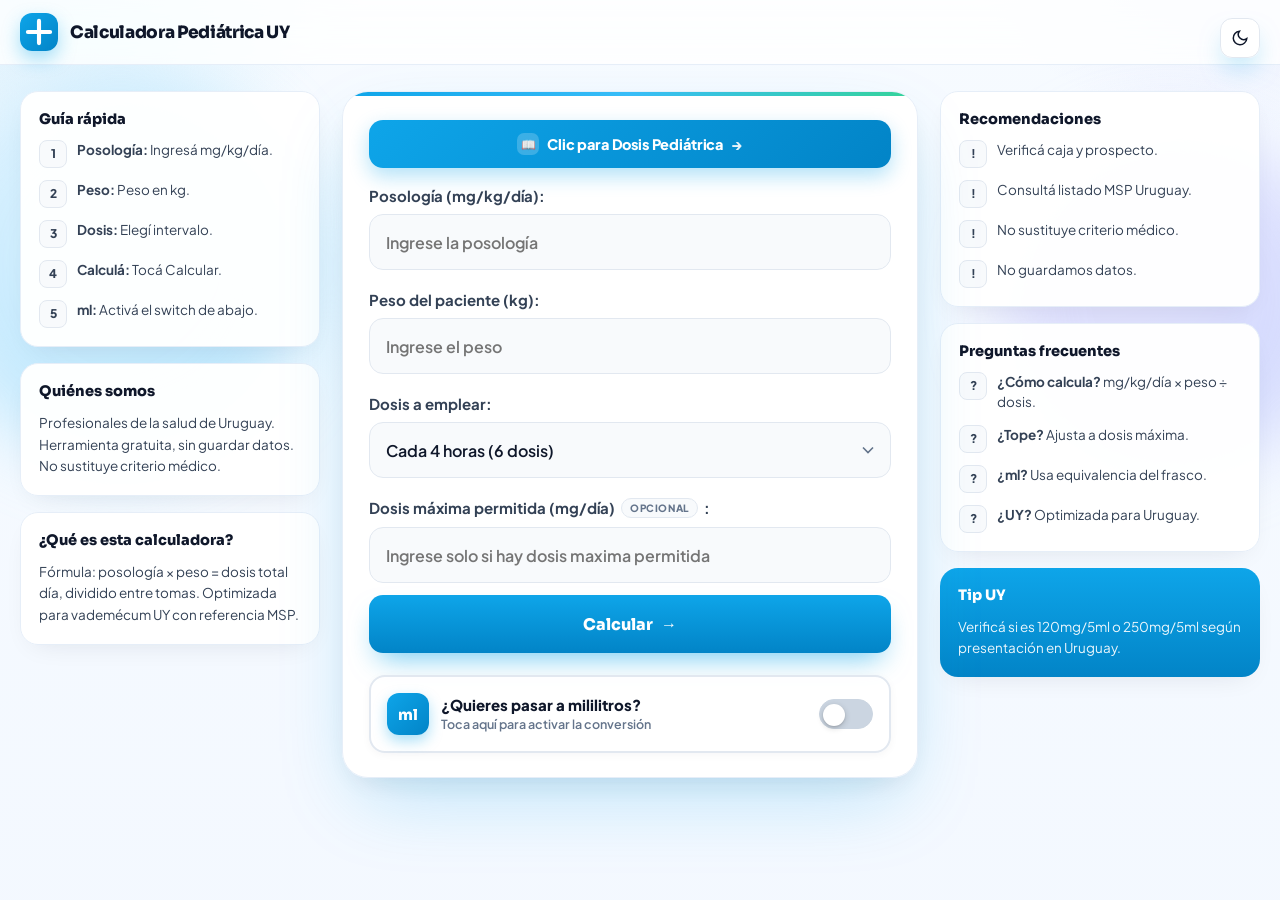
<file: index.html>
<!DOCTYPE html>
<html lang="es">
<head>
    <meta name="google-adsense-account" content="ca-pub-6775600074630483">
    <script async src="https://pagead2.googlesyndication.com/pagead/js/adsbygoogle.js?client=ca-pub-6775600074630483" crossorigin="anonymous"></script>
    <script async src="https://www.googletagmanager.com/gtag/js?id=G-28LPZGZX49"></script>
    <script>window.dataLayer=window.dataLayer||[];function gtag(){dataLayer.push(arguments);}gtag('js',new Date());gtag('config','G-28LPZGZX49');</script>
    <meta charset="UTF-8">
    <meta name="viewport" content="width=device-width, initial-scale=1.0, viewport-fit=cover">
    <title>Calculadora Pediátrica UY</title>
    <meta name="description" content="Calculadora pediátrica UY para calcular posología, dosis y conversión de medicamentos en niños según el peso.">
    <meta property="og:type" content="website">
    <meta property="og:url" content="https://calculadorapediatrica.github.io/">
    <meta property="og:title" content="Calculadora Pediátrica UY">
    <meta property="og:description" content="Calculadora pediátrica UY para calcular posología, dosis y conversión de medicamentos en niños según el peso.">
    <meta property="og:image" content="https://calculadorapediatrica.github.io/og-whatsapp.jpg">
    <meta property="og:image:secure_url" content="https://calculadorapediatrica.github.io/og-whatsapp.jpg">
    <meta property="og:image:type" content="image/jpeg">
    <meta property="og:image:width" content="1200">
    <meta property="og:image:height" content="630">
    <meta property="og:image:alt" content="Calculadora Pediátrica UY">
    <meta name="twitter:card" content="summary_large_image">
    <meta name="theme-color" content="#0EA5E9">
    <link rel="icon" href="data:image/svg+xml,%3Csvg xmlns='http://www.w3.org/2000/svg' viewBox='0 0 32 32'%3E%3Crect width='32' height='32' rx='9' fill='%230EA5E9'/%3E%3Cpath d='M16 8v16M8 16h16' stroke='white' stroke-width='3' stroke-linecap='round'/%3E%3C/svg%3E">
    <link rel="preconnect" href="https://fonts.googleapis.com"><link rel="preconnect" href="https://fonts.gstatic.com" crossorigin>
    <link href="https://fonts.googleapis.com/css2?family=Plus+Jakarta+Sans:wght@500;600;700;800&family=Sora:wght@600;700;800&display=swap" rel="stylesheet">
    <style>
        :root{
            --blue:#0EA5E9; --blue2:#0284C7; --bg:#F7FBFF; --bg2:#F3F8FF;
            --card:rgba(255,255,255,.96); --card2:#F8FAFC; --ink:#0F172A; --ink2:#334155;
            --muted:#64748B; --line:#E6EEF8; --line2:#E2E8F0; --inputBg:#F8FAFC;
            --shadow:0 32px 80px -20px rgba(14,165,233,.28),0 12px 32px -12px rgba(15,23,42,.12);
        }
        [data-theme="dark"]{
            --bg:#0B1220; --bg2:#101A2E; --card:rgba(18,28,52,.94); --card2:#16223E;
            --ink:#EAF2FF; --ink2:#A8B9D6; --muted:#7C8DB0; --line:#1E2E50; --line2:#22345A;
            --inputBg:#121F3A; --shadow:0 32px 80px -20px rgba(0,0,0,.6);
        }
        *{margin:0;padding:0;box-sizing:border-box}
        html{-webkit-text-size-adjust:100%}
        body{font-family:'Plus Jakarta Sans',system-ui,sans-serif; background:var(--bg); color:var(--ink); min-height:100vh; min-height:100dvh; -webkit-font-smoothing:antialiased; transition:.3s}
        .bg{position:fixed; inset:0; z-index:-1; pointer-events:none}
        .bg::before{content:""; position:absolute; inset:-20%; background:radial-gradient(600px 400px at 15% 10%, rgba(14,165,233,.14), transparent 60%), radial-gradient(520px 360px at 85% 8%, rgba(99,102,241,.11), transparent 60%), linear-gradient(180deg,var(--bg),var(--bg2))}
        .orb{position:absolute; border-radius:50%; filter:blur(36px); opacity:.55}
        .o1{width:380px;height:380px; left:-70px; top:80px; background:radial-gradient(circle at 30% 30%,#BAE6FD,#7DD3FC)}
        .o2{width:340px;height:340px; right:-60px; top:130px; background:radial-gradient(circle at 30% 30%,#DDD6FE,#A5B4FC)}
        .banner{position:sticky; top:0; z-index:20; width:100%; background:color-mix(in srgb, var(--card) 86%, transparent); backdrop-filter:blur(20px) saturate(180%); border-bottom:1px solid var(--line)}
        .banner-inner{max-width:1280px; margin:0 auto; height:64px; padding:0 20px; display:flex; align-items:center; justify-content:space-between}
        .brand{display:flex; align-items:center; gap:12px}
        .mark{width:38px; height:38px; border-radius:12px; display:grid; place-items:center; background:linear-gradient(135deg,#0EA5E9,#0284C7); box-shadow:0 8px 18px rgba(14,165,233,.36)}
        .brand-title{font-family:'Sora',sans-serif; font-weight:800; font-size:17px; letter-spacing:-.02em; color:var(--ink)}
        .theme-toggle{width:40px; height:40px; border-radius:12px; border:1px solid var(--line2); background:var(--card); color:var(--ink); display:grid; place-items:center; cursor:pointer; transition:border-color .2s, background .2s; flex-shrink:0}
        .theme-toggle:hover{border-color:var(--blue)}
        .theme-toggle svg{transition:transform .2s}
        .layout{max-width:1280px; margin:0 auto; padding:26px 20px 40px; display:grid; grid-template-columns:300px minmax(0,600px) 320px; grid-template-areas:"left center right"; gap:22px; justify-content:center; align-items:start}
        .left{grid-area:left} .center{grid-area:center} .right{grid-area:right}
        .side{display:flex; flex-direction:column; gap:16px}
        .side-card{background:var(--card); border:1px solid var(--line); border-radius:18px; padding:18px; box-shadow:0 10px 28px -14px rgba(15,23,42,.12)}
        .side-card h3{font-family:'Sora',sans-serif; font-weight:800; font-size:14.5px; margin-bottom:12px; color:var(--ink)}
        .side-card ul{list-style:none; display:flex; flex-direction:column; gap:12px}
        .side-card li{display:flex; gap:10px; font-size:13.5px; line-height:1.5; color:var(--ink2)}
        .side-card .ic{width:28px; height:28px; flex-shrink:0; border-radius:8px; display:grid; place-items:center; background:var(--card2); border:1px solid var(--line2); font-weight:800; font-size:12px}
        .side-card p{font-size:13.5px; line-height:1.6; color:var(--ink2)}
        .container{position:relative; background:var(--card); border:1px solid var(--line); border-radius:26px; box-shadow:var(--shadow); backdrop-filter:blur(20px); padding:28px 26px 24px; overflow:hidden}
        .container::before{content:""; position:absolute; left:0; right:0; top:0; height:4px; background:linear-gradient(90deg,#0EA5E9,#38BDF8,#34D399)}
        label{font-size:15px; font-weight:700; color:var(--ink2); margin:20px 0 9px; display:flex; gap:6px; flex-wrap:wrap}
        label:first-of-type{margin-top:2px}
        .opcional{font-size:10px; font-weight:800; letter-spacing:.06em; text-transform:uppercase; background:var(--card2); border:1px solid var(--line2); color:var(--muted); padding:3px 8px; border-radius:999px}
        input,select{width:100%; height:56px; padding:0 16px; border:1.5px solid var(--line2); border-radius:14px; background:var(--inputBg); color:var(--ink); font-family:'Plus Jakarta Sans',sans-serif; font-size:16px; font-weight:600; outline:none; transition:.22s; -webkit-appearance:none; appearance:none}
        input:focus,select:focus{background:var(--card); border-color:var(--blue); box-shadow:0 0 0 5px rgba(14,165,233,.18); transform:translateY(-1px)}
        select{cursor:pointer; padding-right:44px; background-image:url("data:image/svg+xml,%3Csvg xmlns='http://www.w3.org/2000/svg' width='20' height='20' viewBox='0 0 24 24' fill='none' stroke='%2364748B' stroke-width='2'%3E%3Cpath d='m6 9 6 6 6-6'/%3E%3C/svg%3E"); background-repeat:no-repeat; background-position:right 12px center}
        button{width:100%; height:58px; margin-top:12px; border:none; border-radius:14px; cursor:pointer; font-family:'Sora',sans-serif; font-size:16px; font-weight:800; color:white; background:linear-gradient(180deg,#0EA5E9 0%,#0284C7 100%); box-shadow:0 14px 28px -10px rgba(14,165,233,.6); transition:.18s; display:flex; align-items:center; justify-content:center; gap:8px}
        button:hover{transform:translateY(-1px)} button:active{transform:scale(.985)}
        #conversion button{background:linear-gradient(180deg,#10B981 0%,#059669 100%)}
        .hidden{display:none !important}
        .resultado{margin-top:18px; padding:16px 18px; border-radius:14px; background:linear-gradient(180deg,#F0F9FF 0%,#E6F4FF 100%); border:1px solid #BAE6FD; border-left:5px solid var(--blue); color:#0C4A6E; font-size:16px; font-weight:700; line-height:1.4; box-shadow:0 8px 20px rgba(14,165,233,.14)}
        [data-theme="dark"] .resultado{background:linear-gradient(180deg,#112A45 0%,#12324F 100%); border-color:#1E4A6E; color:#BAE6FD}
        .resultado:empty{display:none}

        /* NUEVO TOGGLE ML CON REDONDITO BLANCO */
        .pregunta-ml{
            margin-top:22px; display:flex; align-items:center; justify-content:space-between; gap:14px;
            padding:16px 16px; background:var(--card); border:2px solid var(--line2); border-radius:16px;
            cursor:pointer; transition:.25s; box-shadow:0 2px 8px rgba(15,23,42,.04);
        }
        .pregunta-ml:hover{border-color:#7DD3FC; transform:translateY(-1px); box-shadow:0 8px 20px -10px rgba(14,165,233,.35)}
        .pregunta-ml.active{border-color:var(--blue); background:#F0F9FF; box-shadow:0 0 0 4px rgba(14,165,233,.15)}
        [data-theme="dark"] .pregunta-ml.active{background:#112A45}
        .ml-left{display:flex; align-items:center; gap:12px; flex:1; min-width:0}
        .ml-icon{width:42px; height:42px; border-radius:12px; background:linear-gradient(135deg,#0EA5E9,#0284C7); display:grid; place-items:center; color:white; font-family:'Sora',sans-serif; font-weight:800; font-size:15px; flex-shrink:0; box-shadow:0 6px 14px rgba(14,165,233,.35)}
        .ml-text{display:flex; flex-direction:column; gap:2px; min-width:0}
        .ml-text b{font-size:15px; font-weight:800; color:var(--ink); line-height:1.2}
        .ml-text span{font-size:12.5px; font-weight:600; color:var(--muted); line-height:1.3}

        /* Switch */
        .switch{position:relative; display:inline-block; width:54px; height:30px; flex-shrink:0}
        .switch input{opacity:0; width:0; height:0}
        .slider{
            position:absolute; cursor:pointer; inset:0;
            background:#CBD5E1; border-radius:999px; transition:.3s; border:1px solid #CBD5E1;
        }
        .slider:before{
            content:""; position:absolute; height:22px; width:22px; left:3px; bottom:2.5px;
            background:white; border-radius:50%; transition:.3s;
            box-shadow:0 2px 6px rgba(0,0,0,.18), 0 1px 2px rgba(0,0,0,.12);
        }
        .switch input:checked + .slider{background:var(--blue); border-color:var(--blue)}
        .switch input:checked + .slider:before{transform:translateX(24px)}

        #conversion{
            margin-top:16px; padding:22px; background:var(--card);
            border:1.5px solid var(--line); border-radius:18px;
            box-shadow:0 12px 32px -16px rgba(14,165,233,.18);
            animation:slideDown .35s cubic-bezier(.16,1,.3,1);
        }
        @keyframes slideDown{from{opacity:0; transform:translateY(-8px)} to{opacity:1; transform:translateY(0)}}
        #conversion h3{
            font-family:'Sora',sans-serif; font-size:17px; font-weight:800;
            margin-bottom:14px; color:var(--ink); display:flex; align-items:center; gap:8px;
            padding-bottom:12px; border-bottom:1px solid var(--line2);
        }
        #conversion h3::before{content:""; width:28px; height:28px; border-radius:8px; background:linear-gradient(135deg,#10B981,#059669); display:grid; place-items:center; color:white; font-size:14px}
        .alerta{
            background:#FFFBEB !important; border:1px solid #FDE68A !important; border-left:3px solid #F59E0B !important;
            color:#78350F !important; padding:10px 12px !important; border-radius:10px !important;
            font-size:12.5px !important; margin-bottom:18px !important; line-height:1.5 !important; font-weight:500 !important;
        }
        .alerta a{color:#92400E !important; font-weight:700 !important}
        .conv-grid{display:grid; grid-template-columns:1fr 1fr; gap:14px}
        @media(max-width:600px){.conv-grid{grid-template-columns:1fr}}
        .referencias{
            font-size:12px !important; background:var(--card2) !important; padding:12px 14px !important;
            border-radius:10px !important; border:1px dashed var(--line2) !important; color:var(--muted) !important;
            line-height:1.6 !important; margin-top:16px !important;
        }
        .referencias strong{color:var(--ink2) !important; font-size:10px !important; letter-spacing:.06em !important}
        @media(max-width:1120px){.layout{grid-template-columns:300px 1fr; grid-template-areas:"left center" "right right"; max-width:900px} .right{flex-direction:row; flex-wrap:wrap} .right .side-card{flex:1 1 280px}}
        @media(max-width:760px){.banner-inner{height:56px; padding:0 14px} .layout{grid-template-columns:1fr; grid-template-areas:"center" "left" "right"; padding:14px 12px 24px; gap:16px} .container{padding:20px 16px 20px; border-radius:20px} .ml-text b{font-size:14px}}
    </style>
</head>
<body>
    <div class="bg"><div class="orb o1"></div><div class="orb o2"></div></div>
    <header class="banner">
        <div class="banner-inner">
            <div class="brand">
                <div class="mark"><svg viewBox="0 0 24 24" fill="none"><path d="M12 5v14M5 12h14" stroke="white" stroke-width="2.6" stroke-linecap="round"/></svg></div>
                <div class="brand-title">Calculadora Pediátrica UY</div>
            </div>
            <button class="theme-toggle" id="themeToggle" aria-label="Cambiar tema">
                <svg id="iconMoon" viewBox="0 0 24 24" width="18" height="18" fill="none" stroke="currentColor" stroke-width="2"><path d="M21 12.79A9 9 0 1 1 11.21 3 7 7 0 0 0 21 12.79z"/></svg>
                <svg id="iconSun" viewBox="0 0 24 24" width="18" height="18" fill="none" stroke="currentColor" stroke-width="2" style="display:none"><circle cx="12" cy="12" r="4"/><path d="M12 2v2M12 20v2M4.93 4.93l1.41 1.41M17.66 17.66l1.41 1.41M2 12h2M20 12h2M4.93 19.07l1.41-1.41M17.66 6.34l1.41-1.41"/></svg>
            </button>
        </div>
    </header>

    <div class="layout">
        <aside class="side left">
            <div class="side-card">
                <h3>Guía rápida</h3>
                <ul>
                    <li><span class="ic">1</span><span><b>Posología:</b> Ingresá mg/kg/día.</span></li>
                    <li><span class="ic">2</span><span><b>Peso:</b> Peso en kg.</span></li>
                    <li><span class="ic">3</span><span><b>Dosis:</b> Elegí intervalo.</span></li>
                    <li><span class="ic">4</span><span><b>Calculá:</b> Tocá Calcular.</span></li>
                    <li><span class="ic">5</span><span><b>ml:</b> Activá el switch de abajo.</span></li>
                </ul>
            </div>
            <div class="side-card">
                <h3>Quiénes somos</h3>
                <p>Profesionales de la salud de Uruguay. Herramienta gratuita, sin guardar datos. No sustituye criterio médico.</p>
            </div>
            <div class="side-card">
                <h3>¿Qué es esta calculadora?</h3>
                <p>Fórmula: posología × peso = dosis total día, dividido entre tomas. Optimizada para vademécum UY con referencia MSP.</p>
            </div>
        </aside>

        <main class="center">
            <div class="container">
                
                <a href="vademecum.html" id="btnVademecum" style="display:flex; align-items:center; justify-content:center; gap:8px; width:100%; background:linear-gradient(135deg,#0EA5E9 0%,#0284C7 100%); color:white; border:none; padding:13px 16px; border-radius:14px; font-family:'Plus Jakarta Sans',system-ui,sans-serif; font-weight:800; font-size:14.5px; letter-spacing:-.01em; text-decoration:none; box-shadow:0 8px 20px rgba(14,165,233,.32); margin-bottom:18px; transition:transform .15s, box-shadow .15s;">
                    <span style="width:22px; height:22px; background:rgba(255,255,255,.2); border-radius:7px; display:grid; place-items:center; font-size:12px;">📖</span>
                    Clic para Dosis Pediátrica
                    <span style="opacity:.9;">→</span>
                </a>
                <style>#btnVademecum:hover{transform:translateY(-1px); box-shadow:0 12px 26px rgba(14,165,233,.38)} #btnVademecum:active{transform:translateY(0)}</style>
                
                <label for="posologia">Posología (mg/kg/día):</label>
                <input type="number" id="posologia" placeholder="Ingrese la posología" inputmode="decimal">
                <label for="peso">Peso del paciente (kg):</label>
                <input type="number" id="peso" placeholder="Ingrese el peso" inputmode="decimal">
                <label for="dosis">Dosis a emplear:</label>
                <select id="dosis">
                    <option value="6">Cada 4 horas (6 dosis)</option>
                    <option value="4">Cada 6 horas (4 dosis)</option>
                    <option value="3">Cada 8 horas (3 dosis)</option>
                    <option value="2">Cada 12 horas (2 dosis)</option>
                    <option value="1">En 1 dosis o 24 horas</option>
                </select>
                <label for="dosisMax">Dosis máxima permitida (mg/día) <span class="opcional">Opcional</span>:</label>
                <input type="number" id="dosisMax" placeholder="Ingrese solo si hay dosis maxima permitida" inputmode="decimal">
                <button onclick="calcularDosis()">Calcular <span>→</span></button>
                <div id="resultado" class="resultado"></div>

                <div class="pregunta-ml" id="preguntaMLBox">
                    <div class="ml-left">
                        <div class="ml-icon">ml</div>
                        <div class="ml-text">
                            <b>¿Quieres pasar a mililitros?</b>
                            <span>Toca aquí para activar la conversión</span>
                        </div>
                    </div>
                    <div class="switch" id="switchWrap">
                        <input type="checkbox" id="quiereML">
                        <span class="slider"></span>
                    </div>
                </div>

                <div id="conversion" class="hidden">
                    <h3>Conversión a mililitros</h3>
                    <p class="alerta">Verificá la equivalencia en la caja o prospecto. Más info <a href="https://listadomedicamentos.msp.gub.uy/ListadoMedicamentos/servlet/com.listadomedicamentos.listadomedicamentos" target="_blank">aquí</a>.</p>
                    
                    <div class="conv-grid">
                        <div>
                            <label for="mgBase">Mg en prospecto</label>
                            <input type="number" id="mgBase" placeholder="Ej: 250 mg" inputmode="decimal">
                        </div>
                        <div>
                            <label for="mlBase">Equivale a (ml)</label>
                            <input type="number" id="mlBase" placeholder="Ej: 5 ml" inputmode="decimal">
                        </div>
                    </div>

                    <label for="mgManual" style="margin-top:16px">Cantidad en mg <span class="opcional">Opcional</span></label>
                    <input type="number" id="mgManual" placeholder="Si no hay resultado anterior" inputmode="decimal">

                    <button onclick="convertirML()">Convertir a ml <span>→</span></button>
                    <div id="resultadoML" class="resultado"></div>
                    <p class="referencias">
                        <strong>Referencias</strong> · 1000 mg = 1 g · 1 mg = 1000 mcg · 0.001 mg = 1 mcg
                    </p>
                </div>
            </div>
        </main>

        <aside class="side right">
            <div class="side-card">
                <h3>Recomendaciones</h3>
                <ul>
                    <li><span class="ic">!</span><span>Verificá caja y prospecto.</span></li>
                    <li><span class="ic">!</span><span>Consultá listado MSP Uruguay.</span></li>
                    <li><span class="ic">!</span><span>No sustituye criterio médico.</span></li>
                    <li><span class="ic">!</span><span>No guardamos datos.</span></li>
                </ul>
            </div>
            <div class="side-card">
                <h3>Preguntas frecuentes</h3>
                <ul>
                    <li><span class="ic">?</span><span><b>¿Cómo calcula?</b> mg/kg/día × peso ÷ dosis.</span></li>
                    <li><span class="ic">?</span><span><b>¿Tope?</b> Ajusta a dosis máxima.</span></li>
                    <li><span class="ic">?</span><span><b>¿ml?</b> Usa equivalencia del frasco.</span></li>
                    <li><span class="ic">?</span><span><b>¿UY?</b> Optimizada para Uruguay.</span></li>
                </ul>
            </div>
            <div class="side-card" style="background:linear-gradient(180deg,#0EA5E9 0%,#0284C7 100%); color:white; border:none">
                <h3 style="color:white">Tip UY</h3>
                <p style="color:white; opacity:.92">Verificá si es 120mg/5ml o 250mg/5ml según presentación en Uruguay.</p>
            </div>
        </aside>
    </div>

<script>
const toggle=document.getElementById('themeToggle');
const iconMoon=document.getElementById('iconMoon');
const iconSun=document.getElementById('iconSun');
const saved=localStorage.getItem('theme');
function applyTheme(theme){
    document.documentElement.setAttribute('data-theme',theme);
    if(theme==='dark'){ iconMoon.style.display='none'; iconSun.style.display='block'; }
    else { iconMoon.style.display='block'; iconSun.style.display='none'; }
}
if(saved){ applyTheme(saved); }
else if(window.matchMedia && window.matchMedia('(prefers-color-scheme: dark)').matches){ applyTheme('dark'); }
else { applyTheme('light'); }
toggle.addEventListener('click',()=>{
    const cur=document.documentElement.getAttribute('data-theme') || 'light';
    const nxt=cur==='dark'?'light':'dark';
    applyTheme(nxt);
    localStorage.setItem('theme',nxt);
});

let dosisPorToma=0;
function calcularDosis(){
    let posologia=parseFloat(document.getElementById('posologia').value);
    let peso=parseFloat(document.getElementById('peso').value);
    let dosis=parseInt(document.getElementById('dosis').value);
    let dosisMax=parseFloat(document.getElementById('dosisMax').value);
    if(isNaN(posologia)||isNaN(peso)||isNaN(dosis)){alert("Por favor, ingrese la posología, el peso y la dosis."); return;}
    let dosisTotalDia=posologia*peso;
    if(!isNaN(dosisMax)&&dosisTotalDia>dosisMax){dosisTotalDia=dosisMax;}
    dosisPorToma=dosisTotalDia/dosis;
    let horas=24/dosis;
    let texto=`Se administrará ${dosisPorToma.toFixed(2)} mg cada ${horas} horas (${dosis} dosis)`;
    if(dosis===1){texto=`Se administrará ${dosisPorToma.toFixed(2)} mg en 1 dosis o 24 horas.`;}
    document.getElementById('resultado').innerText=texto;
    document.getElementById('resultado').classList.remove('hidden');
    document.getElementById('resultado').scrollIntoView({behavior:'smooth',block:'center'});
}
function toggleConversion(){
    let div=document.getElementById('conversion');
    let chk=document.getElementById('quiereML');
    let box=document.getElementById('preguntaMLBox');
    if(chk.checked){div.classList.remove('hidden'); box.classList.add('active');}
    else{div.classList.add('hidden'); box.classList.remove('active');}
}
// Toda la seccion responde al clic - sin doble disparo
const mlBox=document.getElementById('preguntaMLBox');
const mlChk=document.getElementById('quiereML');
mlBox.addEventListener('click', function(e){
    // Si clic fue directamente en el checkbox, dejamos que cambie solo
    if(e.target === mlChk) return;
    // Si clic fue en cualquier otra parte, toggleamos
    mlChk.checked = !mlChk.checked;
    mlChk.dispatchEvent(new Event('change'));
});
mlChk.addEventListener('change', toggleConversion);

function convertirML(){
    let mgBase=parseFloat(document.getElementById('mgBase').value);
    let mlBase=parseFloat(document.getElementById('mlBase').value);
    let mgManual=parseFloat(document.getElementById('mgManual').value);
    if(isNaN(mgBase)||isNaN(mlBase)){alert("Por favor, ingrese la cantidad de mg y ml correctamente."); return;}
    if(mgBase<=0||mlBase<=0){alert("Los valores deben ser mayores que cero."); return;}
    let mgParaConvertir=isNaN(mgManual)?dosisPorToma:mgManual;
    let res=(mgParaConvertir*mlBase)/mgBase;
    document.getElementById('resultadoML').innerText=`La dosis en ml es: ${res.toFixed(2)} ml.`;
    document.getElementById('resultadoML').classList.remove('hidden');
}
</script>
</body>
</html>
</file>
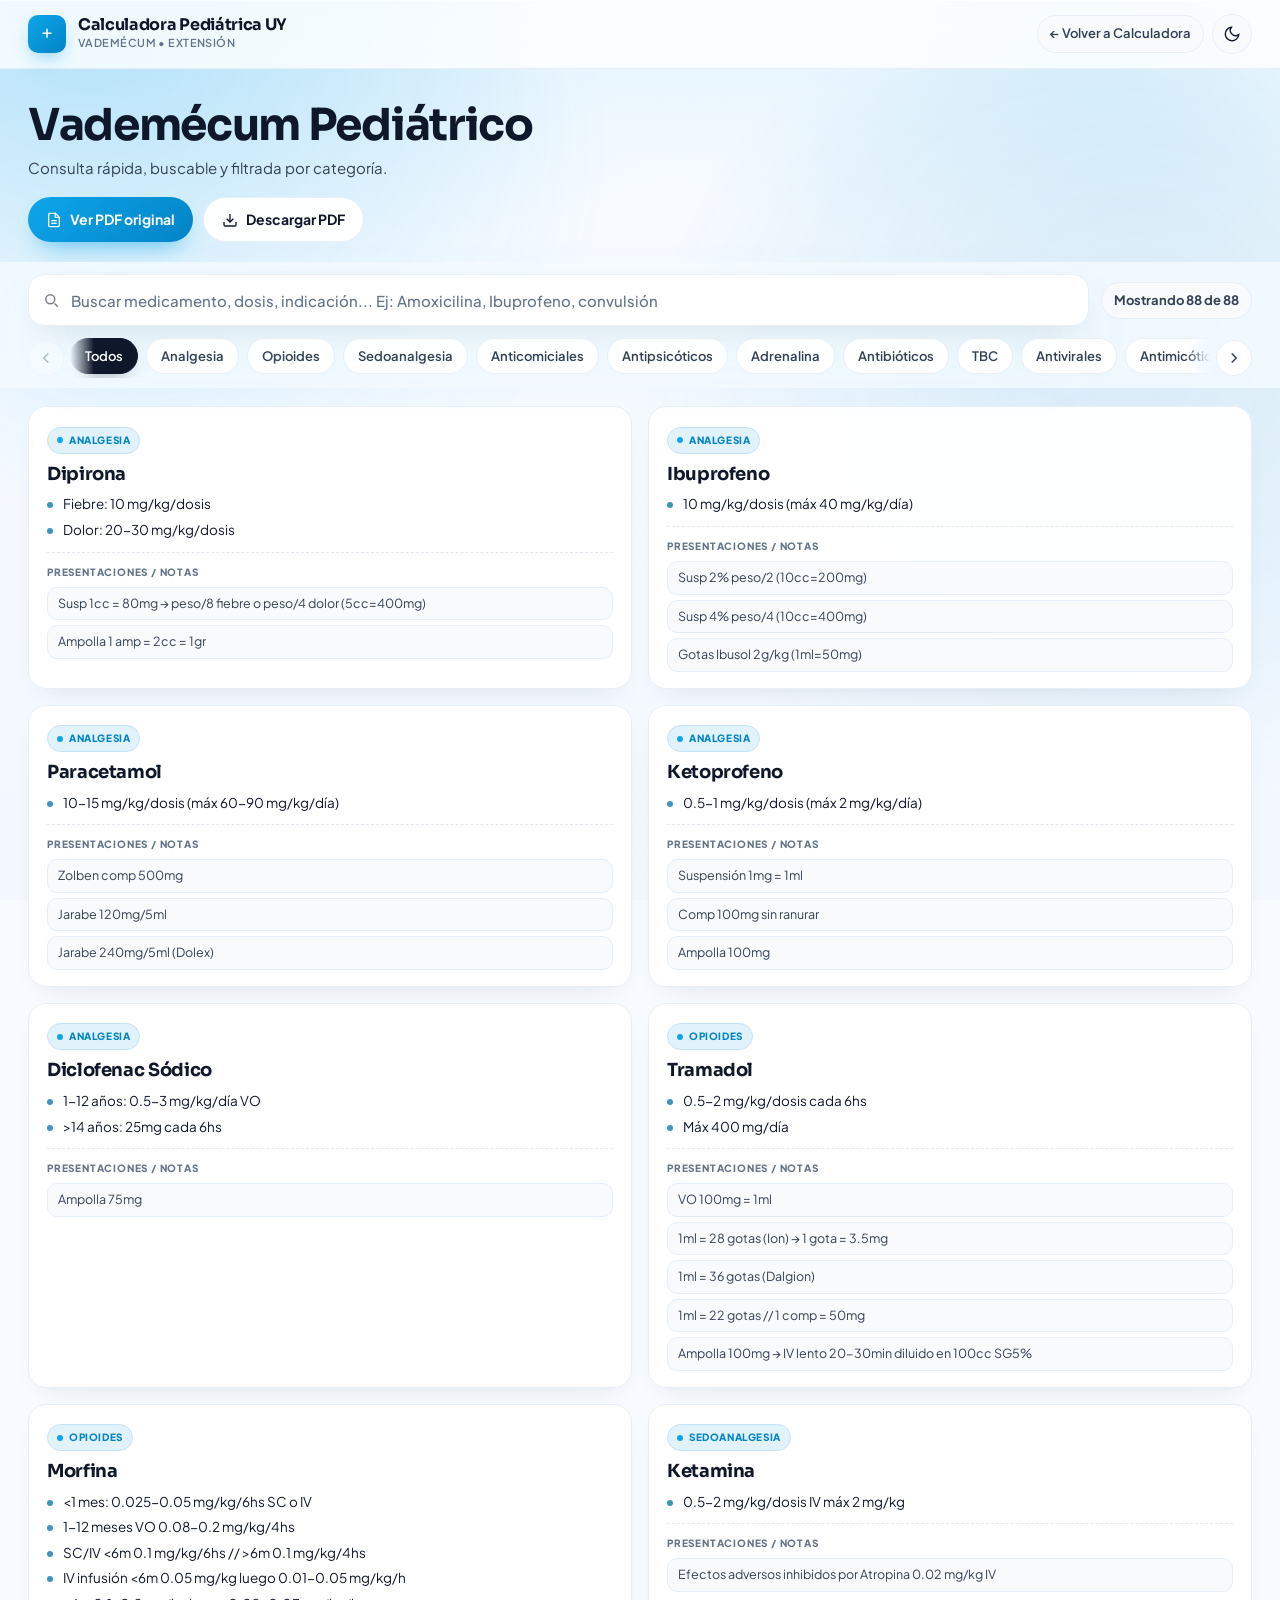
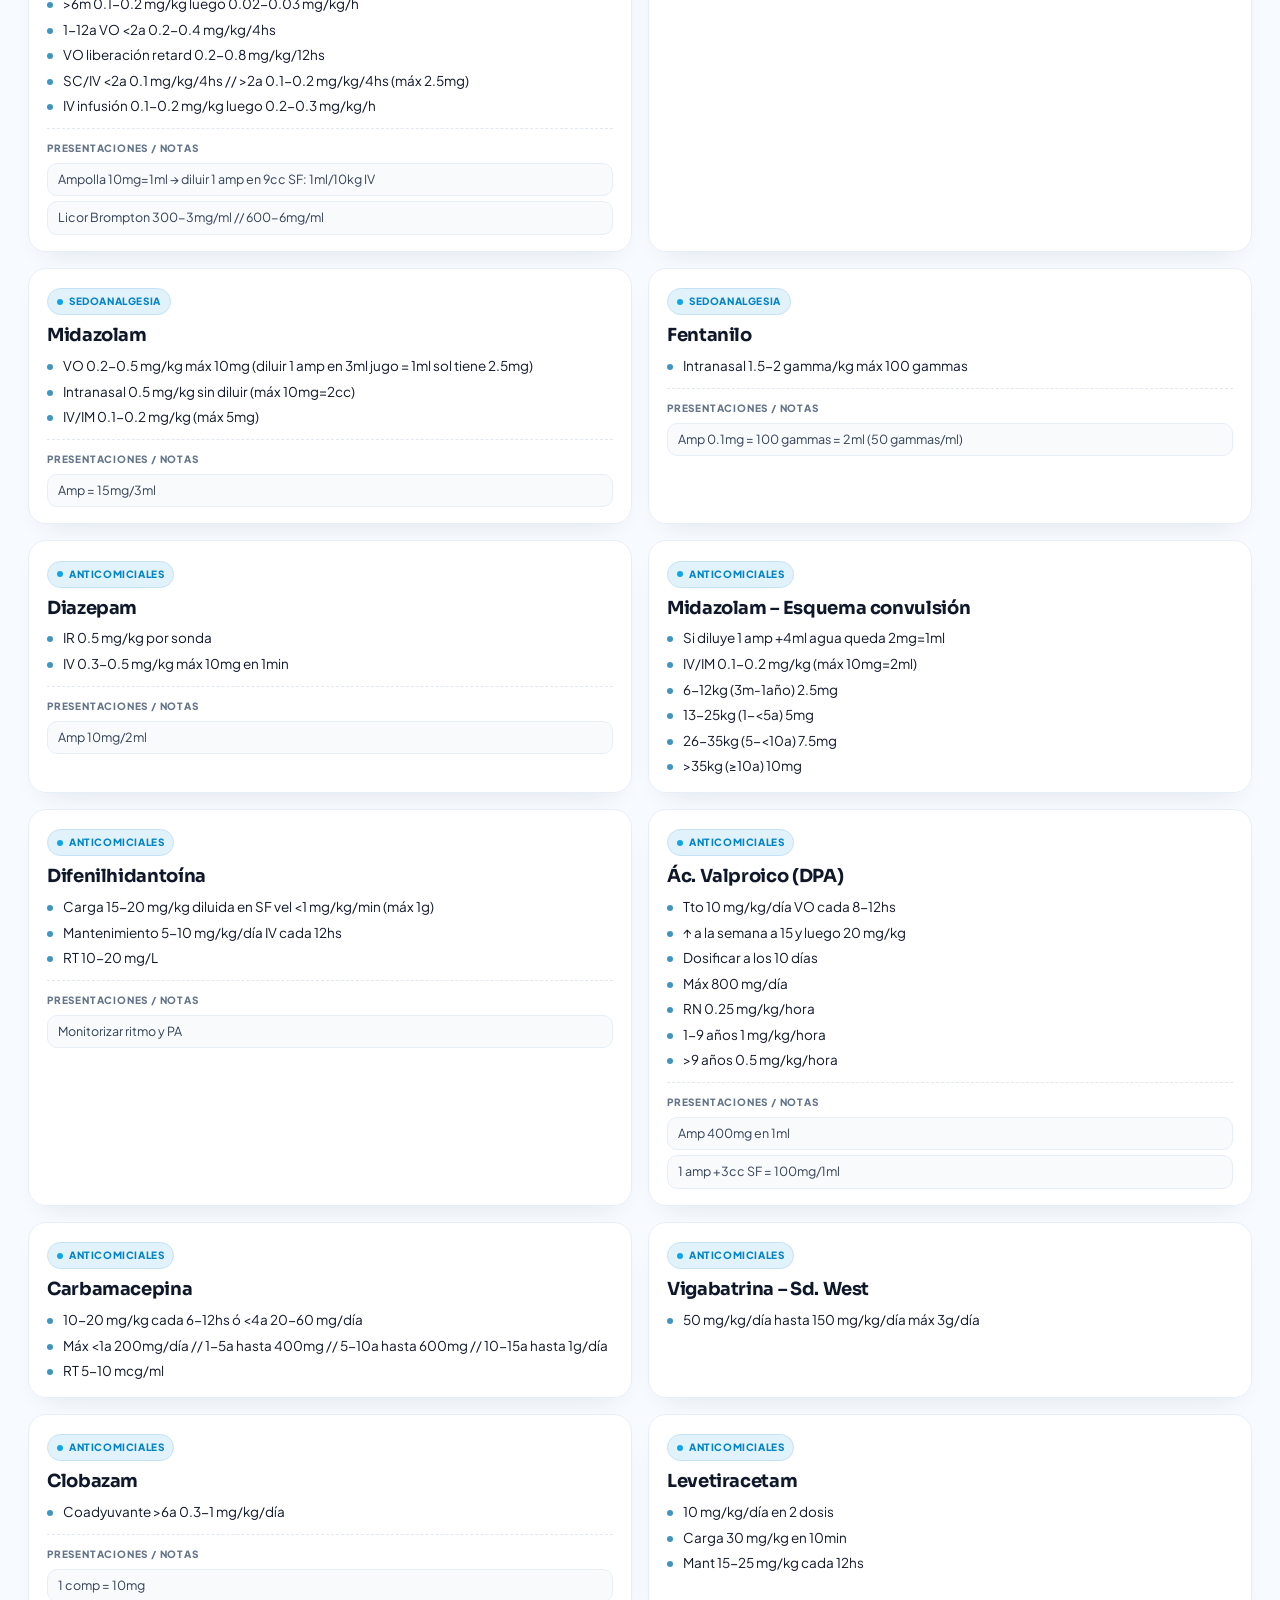
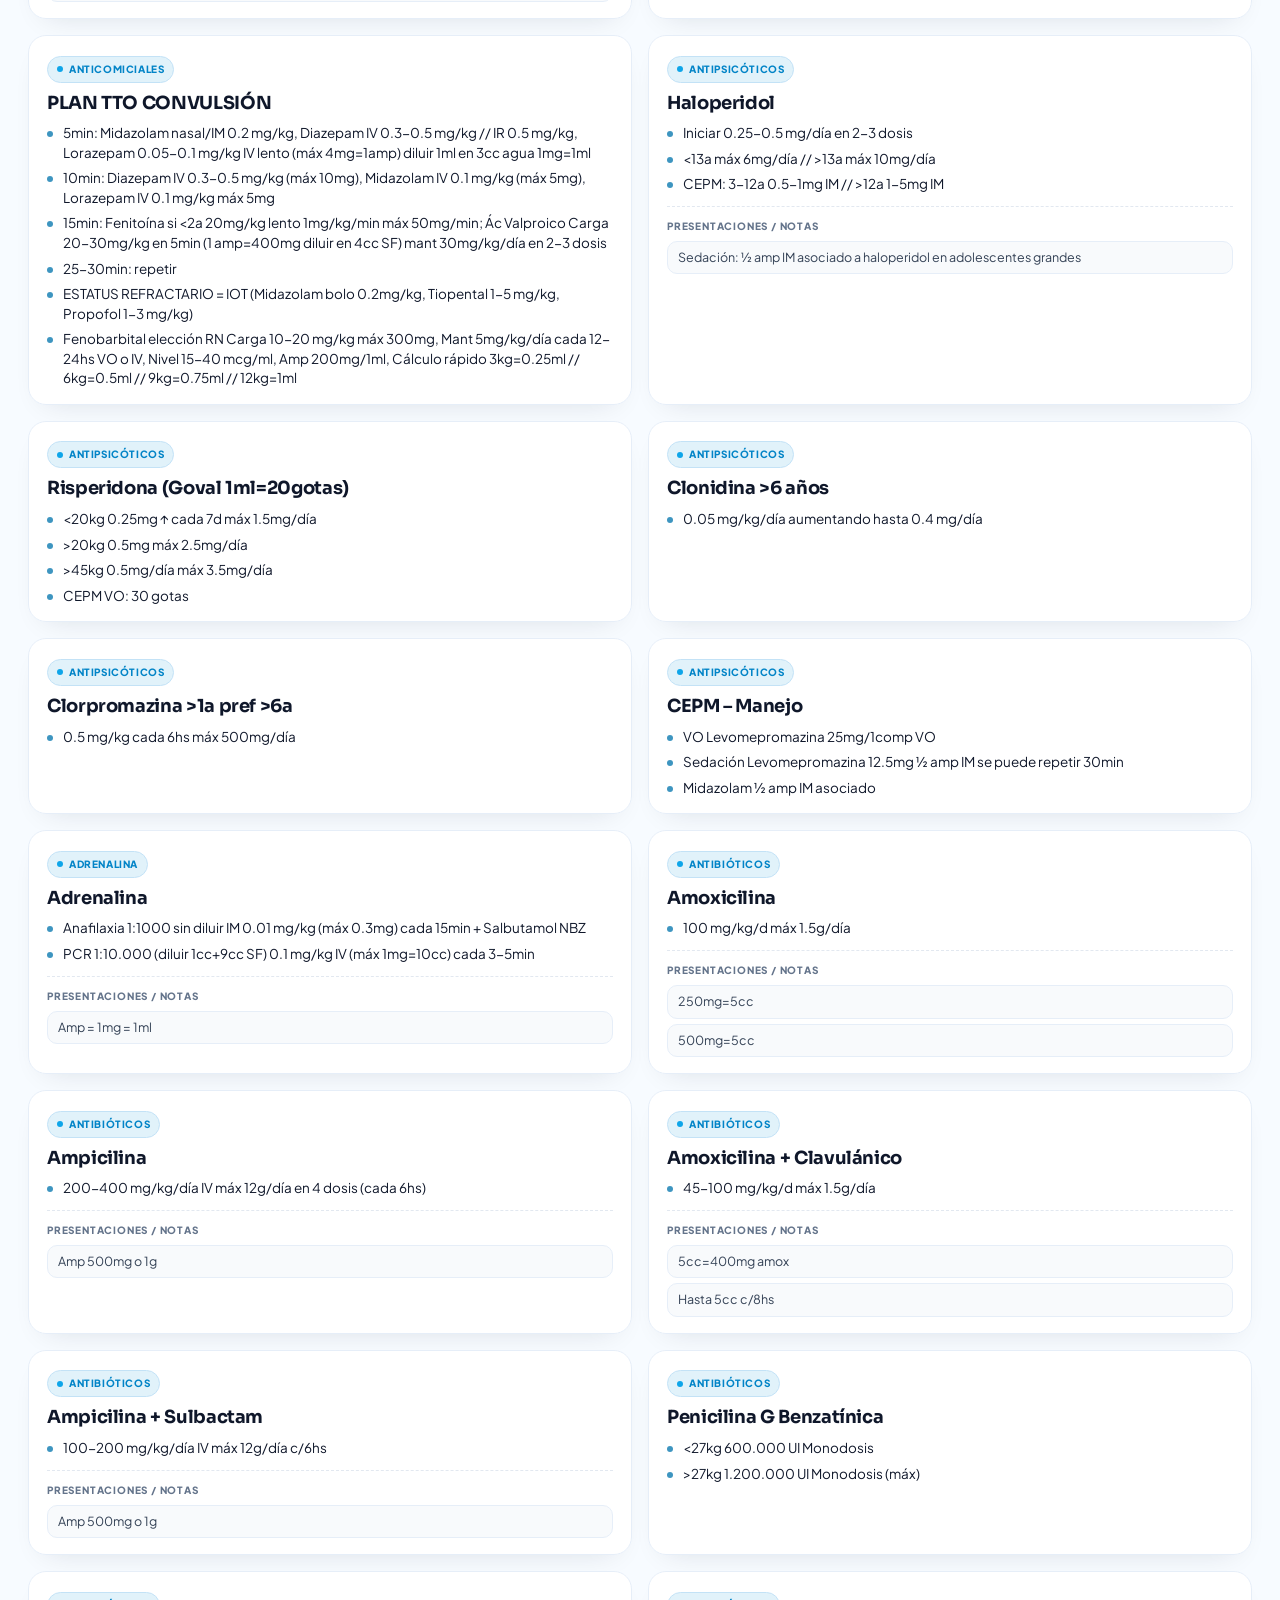
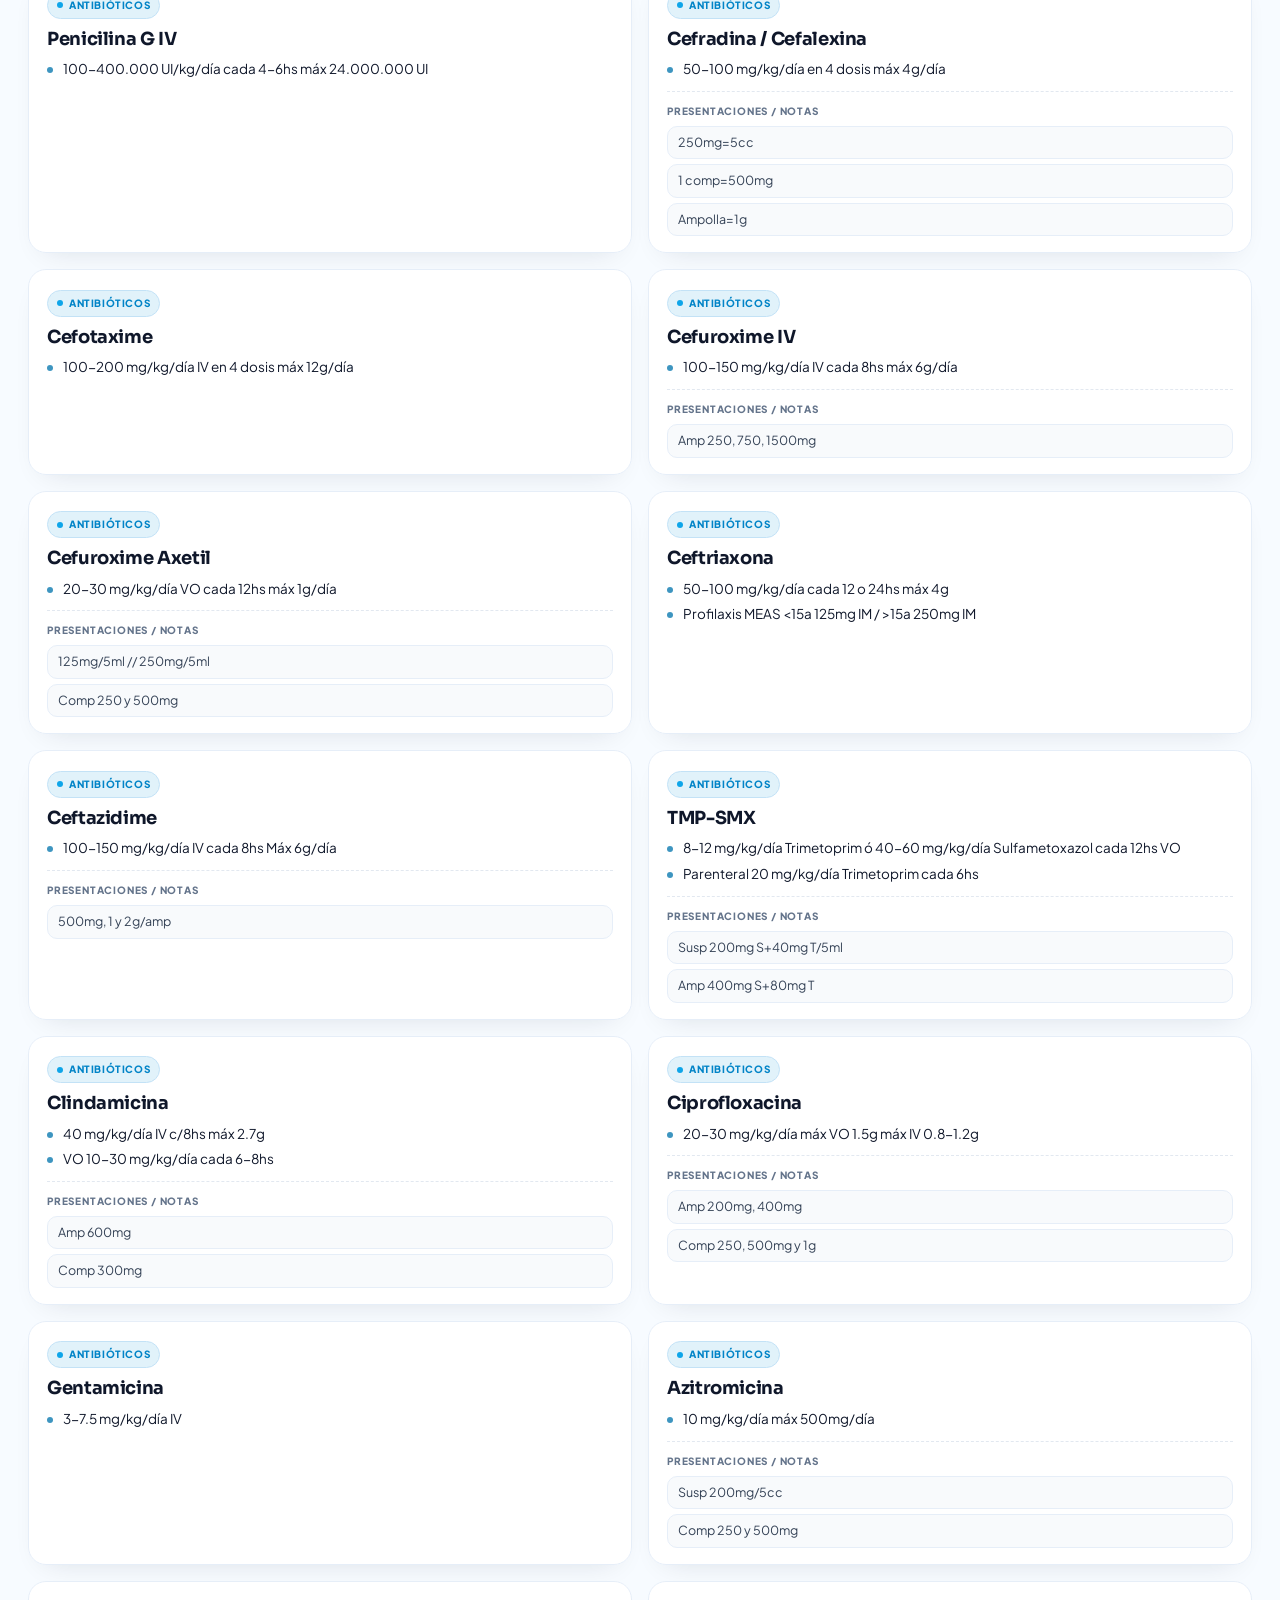
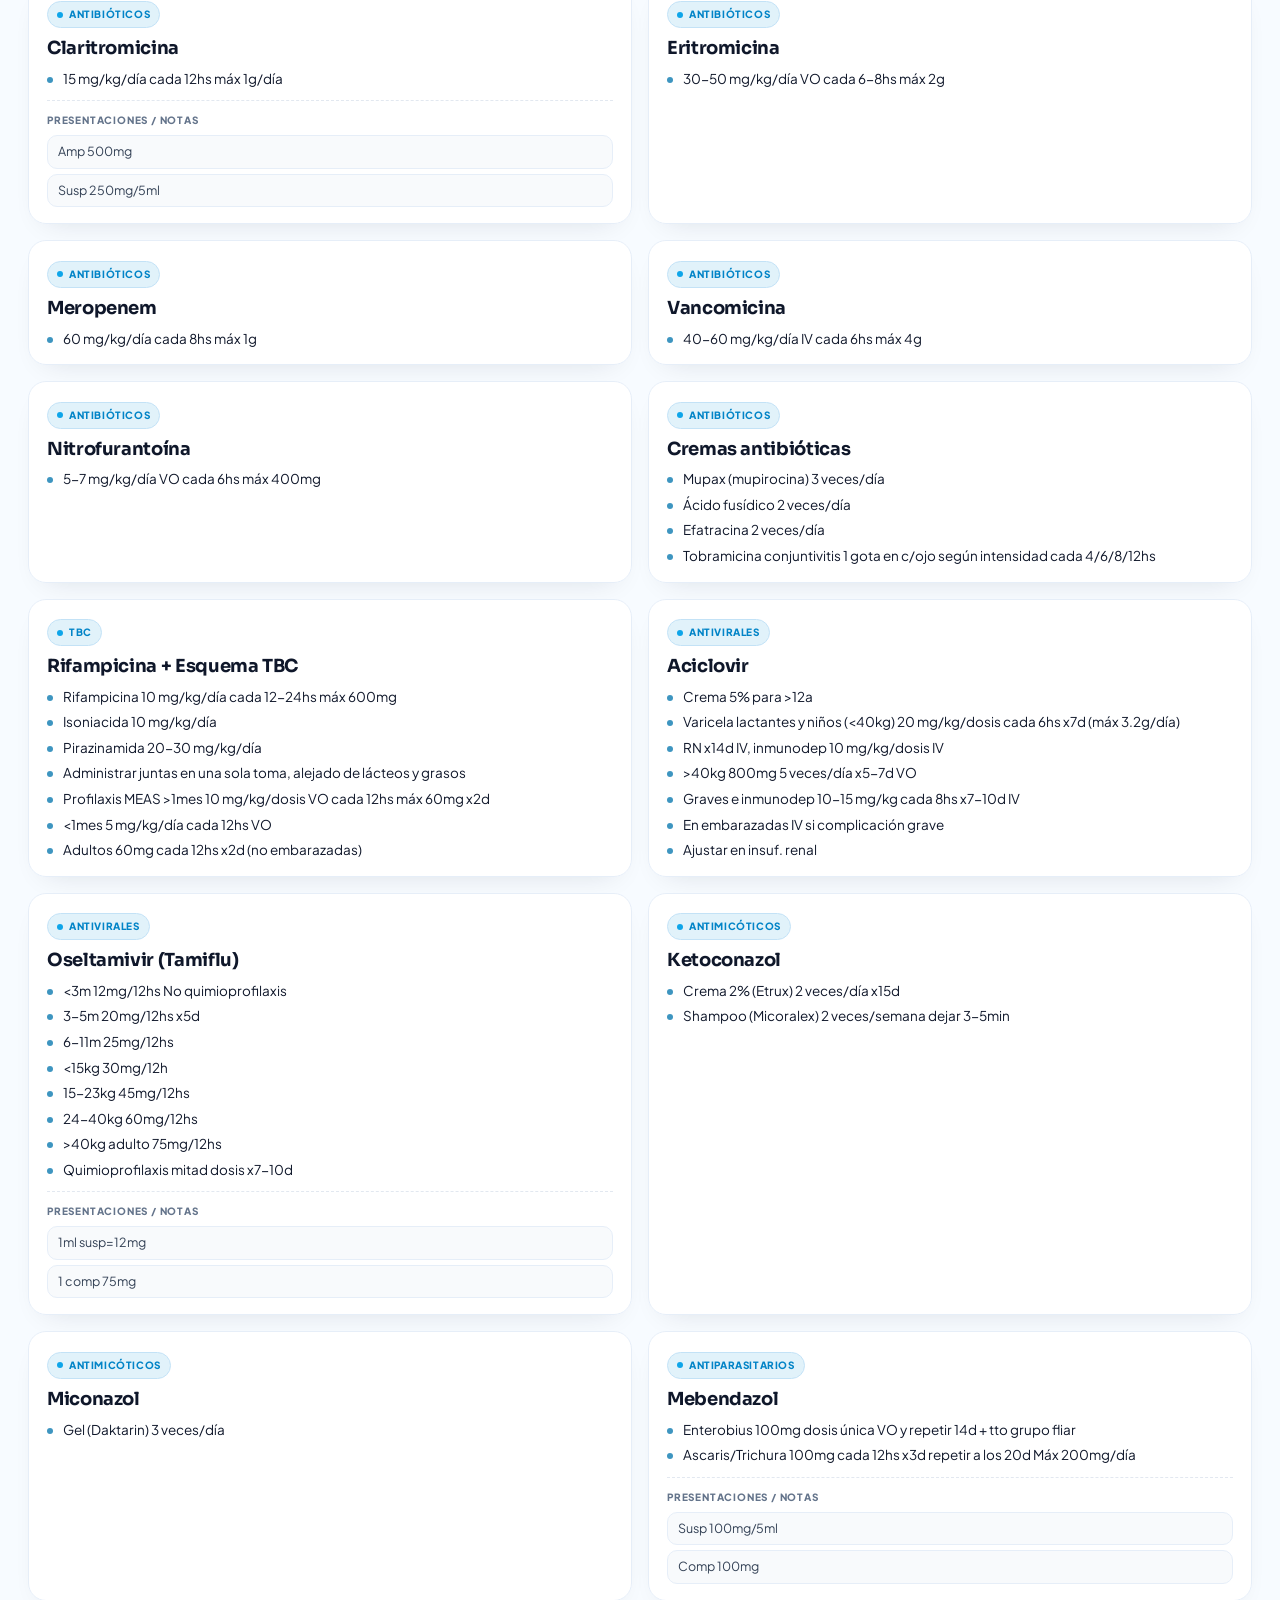
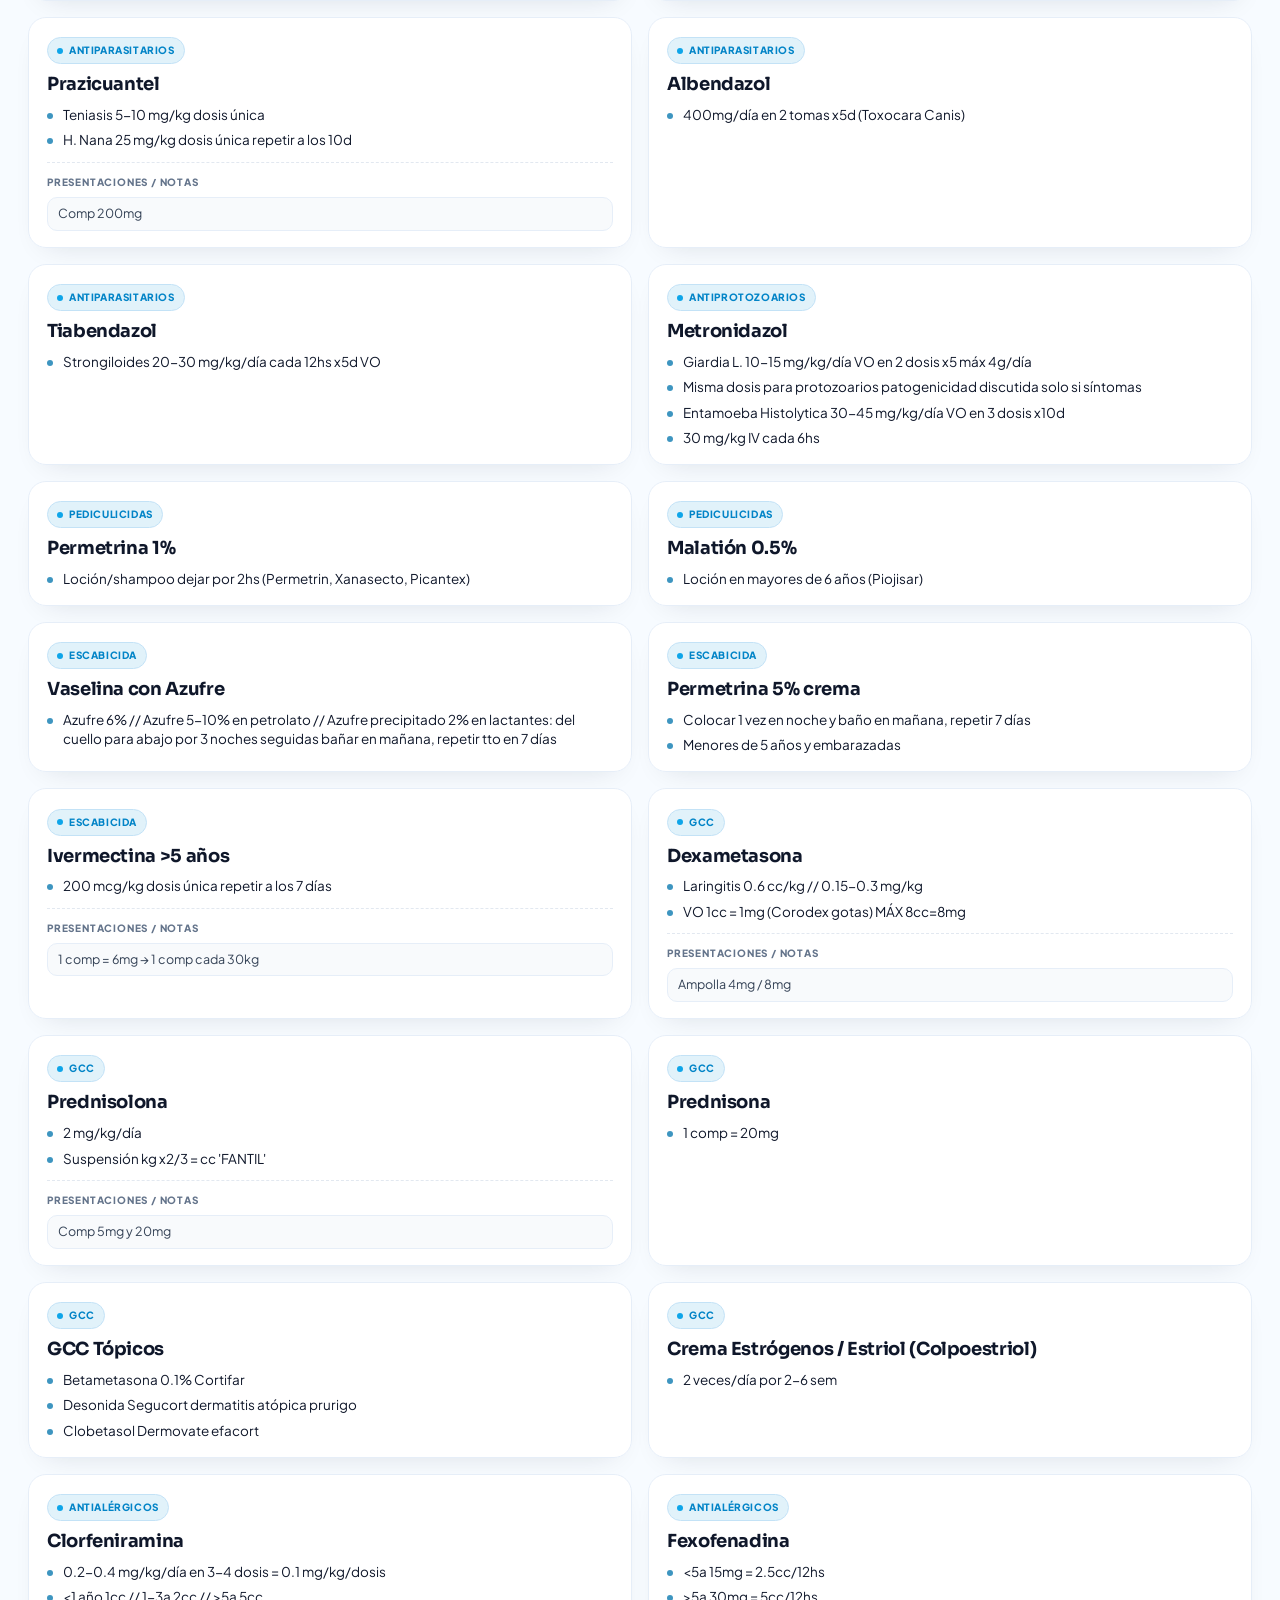
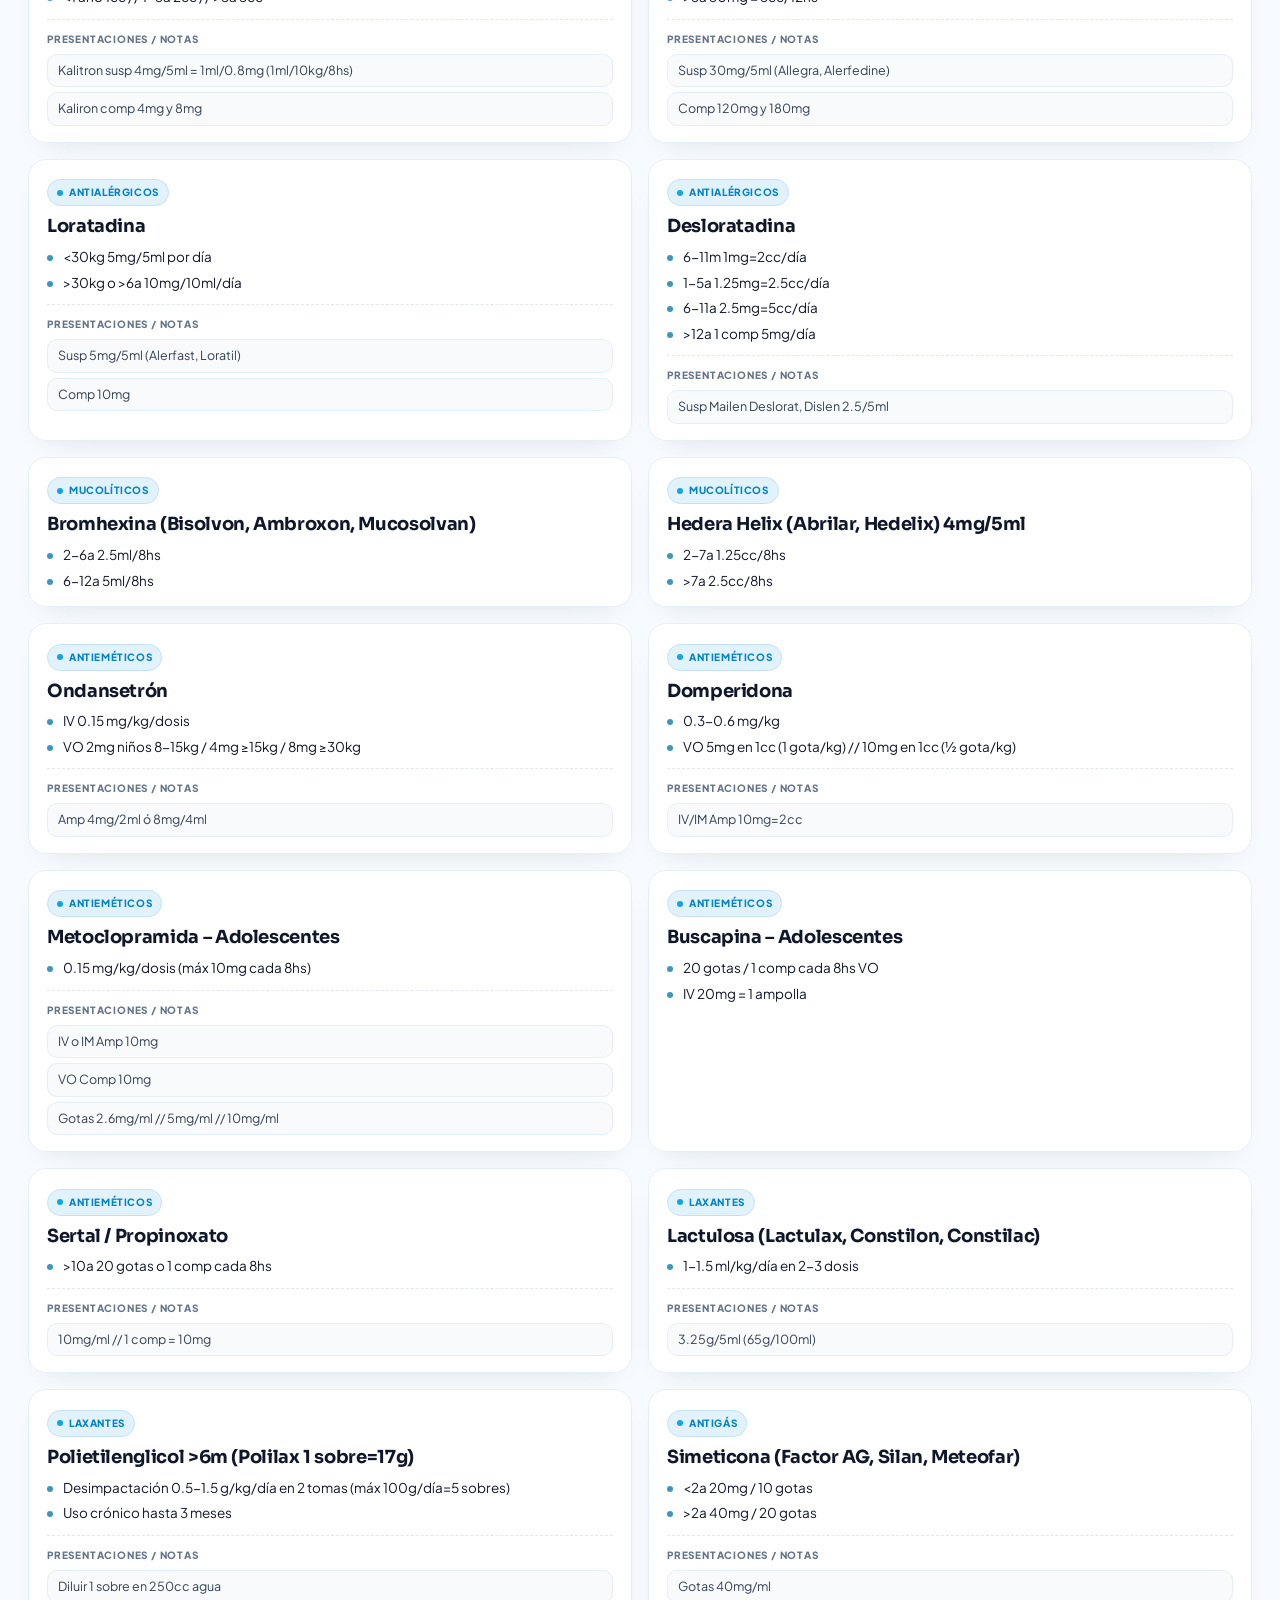
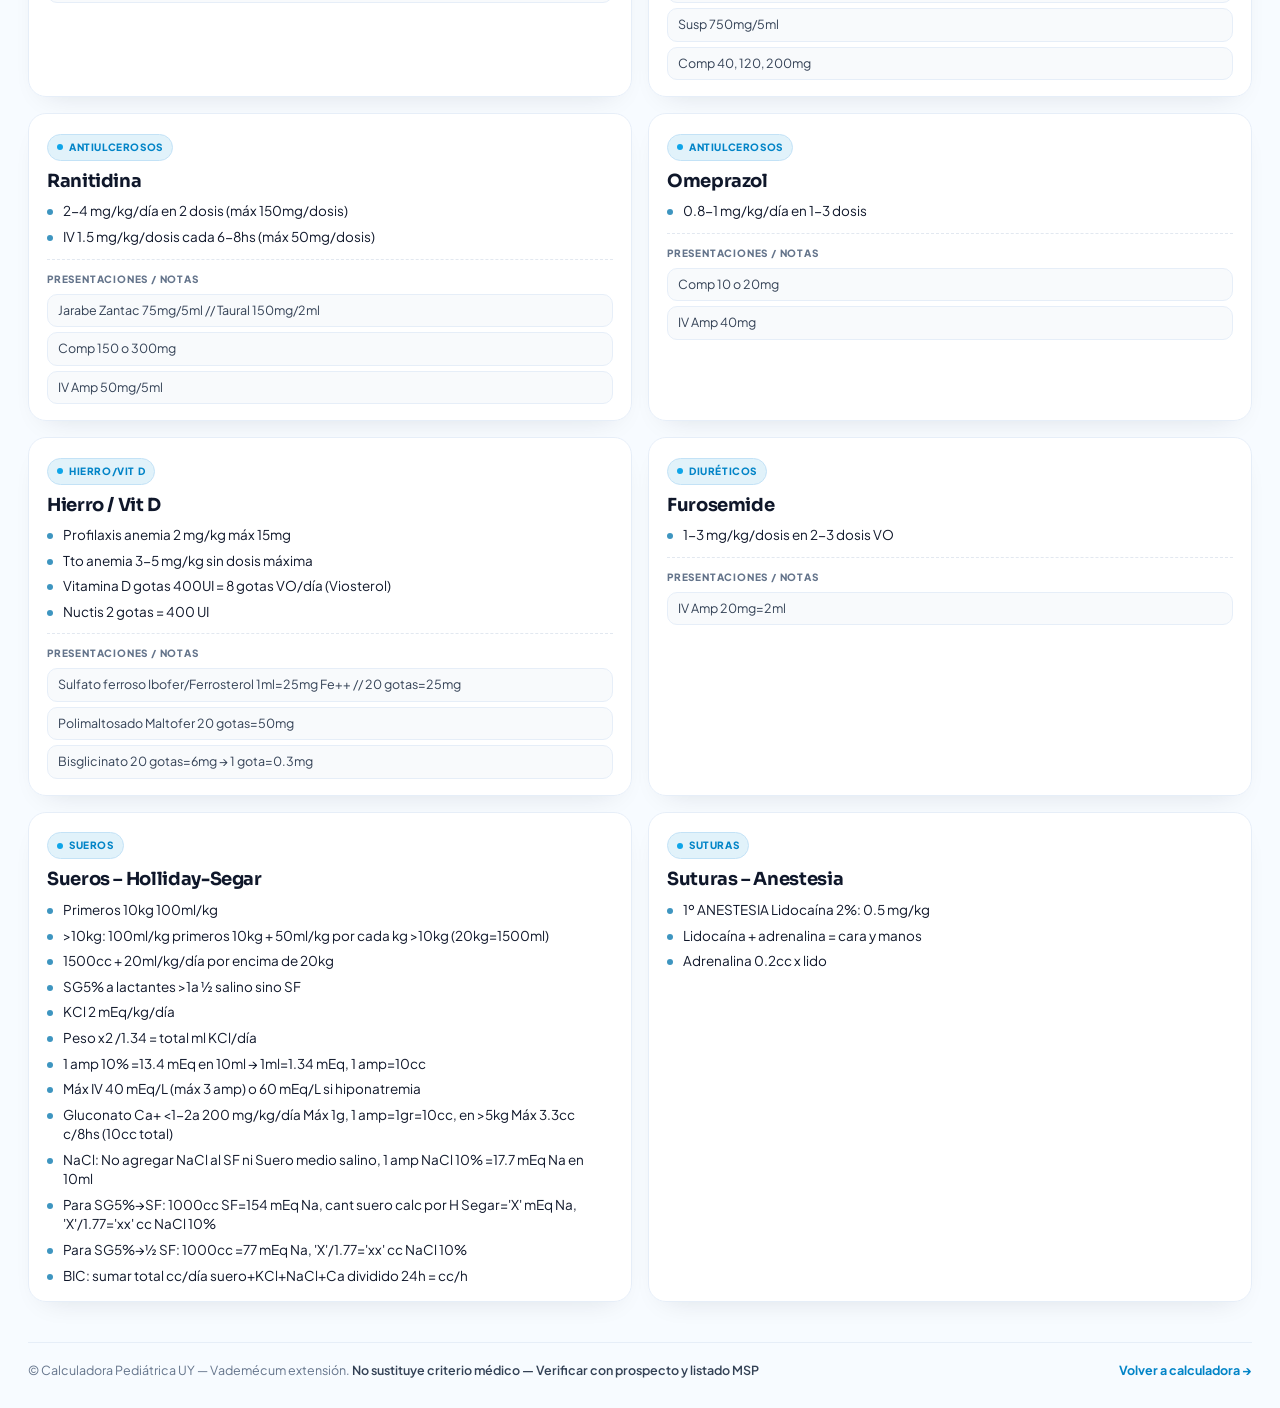
<file: vademecum.html>
<!DOCTYPE html>
<html lang="en">
<head>
  <meta charset="UTF-8">
  <meta name="viewport" content="width=device-width, initial-scale=1">
  <title>React Artifact</title>
  <style>*,:after,:before{--tw-border-spacing-x:0;--tw-border-spacing-y:0;--tw-translate-x:0;--tw-translate-y:0;--tw-rotate:0;--tw-skew-x:0;--tw-skew-y:0;--tw-scale-x:1;--tw-scale-y:1;--tw-pan-x: ;--tw-pan-y: ;--tw-pinch-zoom: ;--tw-scroll-snap-strictness:proximity;--tw-gradient-from-position: ;--tw-gradient-via-position: ;--tw-gradient-to-position: ;--tw-ordinal: ;--tw-slashed-zero: ;--tw-numeric-figure: ;--tw-numeric-spacing: ;--tw-numeric-fraction: ;--tw-ring-inset: ;--tw-ring-offset-width:0px;--tw-ring-offset-color:#fff;--tw-ring-color:rgba(59,130,246,.5);--tw-ring-offset-shadow:0 0 #0000;--tw-ring-shadow:0 0 #0000;--tw-shadow:0 0 #0000;--tw-shadow-colored:0 0 #0000;--tw-blur: ;--tw-brightness: ;--tw-contrast: ;--tw-grayscale: ;--tw-hue-rotate: ;--tw-invert: ;--tw-saturate: ;--tw-sepia: ;--tw-drop-shadow: ;--tw-backdrop-blur: ;--tw-backdrop-brightness: ;--tw-backdrop-contrast: ;--tw-backdrop-grayscale: ;--tw-backdrop-hue-rotate: ;--tw-backdrop-invert: ;--tw-backdrop-opacity: ;--tw-backdrop-saturate: ;--tw-backdrop-sepia: ;--tw-contain-size: ;--tw-contain-layout: ;--tw-contain-paint: ;--tw-contain-style: }::backdrop{--tw-border-spacing-x:0;--tw-border-spacing-y:0;--tw-translate-x:0;--tw-translate-y:0;--tw-rotate:0;--tw-skew-x:0;--tw-skew-y:0;--tw-scale-x:1;--tw-scale-y:1;--tw-pan-x: ;--tw-pan-y: ;--tw-pinch-zoom: ;--tw-scroll-snap-strictness:proximity;--tw-gradient-from-position: ;--tw-gradient-via-position: ;--tw-gradient-to-position: ;--tw-ordinal: ;--tw-slashed-zero: ;--tw-numeric-figure: ;--tw-numeric-spacing: ;--tw-numeric-fraction: ;--tw-ring-inset: ;--tw-ring-offset-width:0px;--tw-ring-offset-color:#fff;--tw-ring-color:rgba(59,130,246,.5);--tw-ring-offset-shadow:0 0 #0000;--tw-ring-shadow:0 0 #0000;--tw-shadow:0 0 #0000;--tw-shadow-colored:0 0 #0000;--tw-blur: ;--tw-brightness: ;--tw-contrast: ;--tw-grayscale: ;--tw-hue-rotate: ;--tw-invert: ;--tw-saturate: ;--tw-sepia: ;--tw-drop-shadow: ;--tw-backdrop-blur: ;--tw-backdrop-brightness: ;--tw-backdrop-contrast: ;--tw-backdrop-grayscale: ;--tw-backdrop-hue-rotate: ;--tw-backdrop-invert: ;--tw-backdrop-opacity: ;--tw-backdrop-saturate: ;--tw-backdrop-sepia: ;--tw-contain-size: ;--tw-contain-layout: ;--tw-contain-paint: ;--tw-contain-style: }/*! tailwindcss v3.4.18 | MIT License | https://tailwindcss.com*/*,:after,:before{box-sizing:border-box;border:0 solid #e5e7eb}:after,:before{--tw-content:""}:host,html{line-height:1.5;-webkit-text-size-adjust:100%;-moz-tab-size:4;-o-tab-size:4;tab-size:4;font-family:ui-sans-serif,system-ui,sans-serif,Apple Color Emoji,Segoe UI Emoji,Segoe UI Symbol,Noto Color Emoji;font-feature-settings:normal;font-variation-settings:normal;-webkit-tap-highlight-color:transparent}body{line-height:inherit}hr{height:0;color:inherit;border-top-width:1px}abbr:where([title]){-webkit-text-decoration:underline dotted;text-decoration:underline dotted}h1,h2,h3,h4,h5,h6{font-size:inherit;font-weight:inherit}a{color:inherit;text-decoration:inherit}b,strong{font-weight:bolder}code,kbd,pre,samp{font-family:ui-monospace,SFMono-Regular,Menlo,Monaco,Consolas,Liberation Mono,Courier New,monospace;font-feature-settings:normal;font-variation-settings:normal;font-size:1em}small{font-size:80%}sub,sup{font-size:75%;line-height:0;position:relative;vertical-align:baseline}sub{bottom:-.25em}sup{top:-.5em}table{text-indent:0;border-color:inherit;border-collapse:collapse}button,input,optgroup,select,textarea{font-family:inherit;font-feature-settings:inherit;font-variation-settings:inherit;font-size:100%;font-weight:inherit;line-height:inherit;letter-spacing:inherit;color:inherit;margin:0;padding:0}button,select{text-transform:none}button,input:where([type=button]),input:where([type=reset]),input:where([type=submit]){-webkit-appearance:button;background-color:transparent;background-image:none}:-moz-focusring{outline:auto}:-moz-ui-invalid{box-shadow:none}progress{vertical-align:baseline}::-webkit-inner-spin-button,::-webkit-outer-spin-button{height:auto}[type=search]{-webkit-appearance:textfield;outline-offset:-2px}::-webkit-search-decoration{-webkit-appearance:none}::-webkit-file-upload-button{-webkit-appearance:button;font:inherit}summary{display:list-item}blockquote,dd,dl,figure,h1,h2,h3,h4,h5,h6,hr,p,pre{margin:0}fieldset{margin:0}fieldset,legend{padding:0}menu,ol,ul{list-style:none;margin:0;padding:0}dialog{padding:0}textarea{resize:vertical}input::-moz-placeholder,textarea::-moz-placeholder{opacity:1;color:#9ca3af}input::placeholder,textarea::placeholder{opacity:1;color:#9ca3af}[role=button],button{cursor:pointer}:disabled{cursor:default}audio,canvas,embed,iframe,img,object,svg,video{display:block;vertical-align:middle}img,video{max-width:100%;height:auto}[hidden]:where(:not([hidden=until-found])){display:none}.fixed{position:fixed}.absolute{position:absolute}.flex{display:flex}.grid{display:grid}.transform{transform:translate(var(--tw-translate-x),var(--tw-translate-y)) rotate(var(--tw-rotate)) skewX(var(--tw-skew-x)) skewY(var(--tw-skew-y)) scaleX(var(--tw-scale-x)) scaleY(var(--tw-scale-y))}.border{border-width:1px}.filter{filter:var(--tw-blur) var(--tw-brightness) var(--tw-contrast) var(--tw-grayscale) var(--tw-hue-rotate) var(--tw-invert) var(--tw-saturate) var(--tw-sepia) var(--tw-drop-shadow)}.transition{transition-property:color,background-color,border-color,text-decoration-color,fill,stroke,opacity,box-shadow,transform,filter,backdrop-filter;transition-timing-function:cubic-bezier(.4,0,.2,1);transition-duration:.15s}#root,body,html{min-height:100%}body{margin:0;font-family:Inter,ui-sans-serif,system-ui,-apple-system,BlinkMacSystemFont,Segoe UI,sans-serif}[role=button]:not([aria-disabled=true]),button:not(:disabled),label[for],select:not(:disabled),summary{cursor:pointer}</style>
</head>
<body>
  <div id="root"></div>
  
  <script type="module">var Qc=Object.create;var{getPrototypeOf:jc,defineProperty:Ti,getOwnPropertyNames:Kc}=Object;var Gc=Object.prototype.hasOwnProperty;var hn=(e,n,t)=>{t=e!=null?Qc(jc(e)):{};let r=n||!e||!e.__esModule?Ti(t,"default",{value:e,enumerable:!0}):t;for(let i of Kc(e))if(!Gc.call(r,i))Ti(r,i,{get:()=>e[i],enumerable:!0});return r};var ar=(e,n)=>()=>(n||e((n={exports:{}}).exports,n),n.exports);var Yc=(e,n)=>{for(var t in n)Ti(e,t,{get:n[t],enumerable:!0,configurable:!0,set:(r)=>n[t]=()=>r})};var Xc=(e,n)=>()=>(e&&(n=e(e=0)),n);var dt=ar((dd)=>{var ct=Symbol.for("react.element"),Zc=Symbol.for("react.portal"),Jc=Symbol.for("react.fragment"),qc=Symbol.for("react.strict_mode"),bc=Symbol.for("react.profiler"),ed=Symbol.for("react.provider"),nd=Symbol.for("react.context"),td=Symbol.for("react.forward_ref"),rd=Symbol.for("react.suspense"),id=Symbol.for("react.memo"),ld=Symbol.for("react.lazy"),ea=Symbol.iterator;function od(e){if(e===null||typeof e!=="object")return null;return e=ea&&e[ea]||e["@@iterator"],typeof e==="function"?e:null}var ra={isMounted:function(){return!1},enqueueForceUpdate:function(){},enqueueReplaceState:function(){},enqueueSetState:function(){}},ia=Object.assign,la={};function Ln(e,n,t){this.props=e,this.context=n,this.refs=la,this.updater=t||ra}Ln.prototype.isReactComponent={};Ln.prototype.setState=function(e,n){if(typeof e!=="object"&&typeof e!=="function"&&e!=null)throw Error("setState(...): takes an object of state variables to update or a function which returns an object of state variables.");this.updater.enqueueSetState(this,e,n,"setState")};Ln.prototype.forceUpdate=function(e){this.updater.enqueueForceUpdate(this,e,"forceUpdate")};function oa(){}oa.prototype=Ln.prototype;function Mi(e,n,t){this.props=e,this.context=n,this.refs=la,this.updater=t||ra}var Ai=Mi.prototype=new oa;Ai.constructor=Mi;ia(Ai,Ln.prototype);Ai.isPureReactComponent=!0;var na=Array.isArray,aa=Object.prototype.hasOwnProperty,Li={current:null},ua={key:!0,ref:!0,__self:!0,__source:!0};function sa(e,n,t){var r,i={},l=null,o=null;if(n!=null)for(r in n.ref!==void 0&&(o=n.ref),n.key!==void 0&&(l=""+n.key),n)aa.call(n,r)&&!ua.hasOwnProperty(r)&&(i[r]=n[r]);var a=arguments.length-2;if(a===1)i.children=t;else if(1<a){for(var u=Array(a),c=0;c<a;c++)u[c]=arguments[c+2];i.children=u}if(e&&e.defaultProps)for(r in a=e.defaultProps,a)i[r]===void 0&&(i[r]=a[r]);return{$$typeof:ct,type:e,key:l,ref:o,props:i,_owner:Li.current}}function ad(e,n){return{$$typeof:ct,type:e.type,key:n,ref:e.ref,props:e.props,_owner:e._owner}}function Ri(e){return typeof e==="object"&&e!==null&&e.$$typeof===ct}function ud(e){var n={"=":"=0",":":"=2"};return"$"+e.replace(/[=:]/g,function(t){return n[t]})}var ta=/\/+/g;function Ii(e,n){return typeof e==="object"&&e!==null&&e.key!=null?ud(""+e.key):n.toString(36)}function sr(e,n,t,r,i){var l=typeof e;if(l==="undefined"||l==="boolean")e=null;var o=!1;if(e===null)o=!0;else switch(l){case"string":case"number":o=!0;break;case"object":switch(e.$$typeof){case ct:case Zc:o=!0}}if(o)return o=e,i=i(o),e=r===""?"."+Ii(o,0):r,na(i)?(t="",e!=null&&(t=e.replace(ta,"$&/")+"/"),sr(i,n,t,"",function(c){return c})):i!=null&&(Ri(i)&&(i=ad(i,t+(!i.key||o&&o.key===i.key?"":(""+i.key).replace(ta,"$&/")+"/")+e)),n.push(i)),1;if(o=0,r=r===""?".":r+":",na(e))for(var a=0;a<e.length;a++){l=e[a];var u=r+Ii(l,a);o+=sr(l,n,t,u,i)}else if(u=od(e),typeof u==="function")for(e=u.call(e),a=0;!(l=e.next()).done;)l=l.value,u=r+Ii(l,a++),o+=sr(l,n,t,u,i);else if(l==="object")throw n=String(e),Error("Objects are not valid as a React child (found: "+(n==="[object Object]"?"object with keys {"+Object.keys(e).join(", ")+"}":n)+"). If you meant to render a collection of children, use an array instead.");return o}function ur(e,n,t){if(e==null)return e;var r=[],i=0;return sr(e,r,"","",function(l){return n.call(t,l,i++)}),r}function sd(e){if(e._status===-1){var n=e._result;n=n(),n.then(function(t){if(e._status===0||e._status===-1)e._status=1,e._result=t},function(t){if(e._status===0||e._status===-1)e._status=2,e._result=t}),e._status===-1&&(e._status=0,e._result=n)}if(e._status===1)return e._result.default;throw e._result}var te={current:null},cr={transition:null},cd={ReactCurrentDispatcher:te,ReactCurrentBatchConfig:cr,ReactCurrentOwner:Li};function ca(){throw Error("act(...) is not supported in production builds of React.")}dd.Children={map:ur,forEach:function(e,n,t){ur(e,function(){n.apply(this,arguments)},t)},count:function(e){var n=0;return ur(e,function(){n++}),n},toArray:function(e){return ur(e,function(n){return n})||[]},only:function(e){if(!Ri(e))throw Error("React.Children.only expected to receive a single React element child.");return e}};dd.Component=Ln;dd.Fragment=Jc;dd.Profiler=bc;dd.PureComponent=Mi;dd.StrictMode=qc;dd.Suspense=rd;dd.__SECRET_INTERNALS_DO_NOT_USE_OR_YOU_WILL_BE_FIRED=cd;dd.act=ca;dd.cloneElement=function(e,n,t){if(e===null||e===void 0)throw Error("React.cloneElement(...): The argument must be a React element, but you passed "+e+".");var r=ia({},e.props),i=e.key,l=e.ref,o=e._owner;if(n!=null){if(n.ref!==void 0&&(l=n.ref,o=Li.current),n.key!==void 0&&(i=""+n.key),e.type&&e.type.defaultProps)var a=e.type.defaultProps;for(u in n)aa.call(n,u)&&!ua.hasOwnProperty(u)&&(r[u]=n[u]===void 0&&a!==void 0?a[u]:n[u])}var u=arguments.length-2;if(u===1)r.children=t;else if(1<u){a=Array(u);for(var c=0;c<u;c++)a[c]=arguments[c+2];r.children=a}return{$$typeof:ct,type:e.type,key:i,ref:l,props:r,_owner:o}};dd.createContext=function(e){return e={$$typeof:nd,_currentValue:e,_currentValue2:e,_threadCount:0,Provider:null,Consumer:null,_defaultValue:null,_globalName:null},e.Provider={$$typeof:ed,_context:e},e.Consumer=e};dd.createElement=sa;dd.createFactory=function(e){var n=sa.bind(null,e);return n.type=e,n};dd.createRef=function(){return{current:null}};dd.forwardRef=function(e){return{$$typeof:td,render:e}};dd.isValidElement=Ri;dd.lazy=function(e){return{$$typeof:ld,_payload:{_status:-1,_result:e},_init:sd}};dd.memo=function(e,n){return{$$typeof:id,type:e,compare:n===void 0?null:n}};dd.startTransition=function(e){var n=cr.transition;cr.transition={};try{e()}finally{cr.transition=n}};dd.unstable_act=ca;dd.useCallback=function(e,n){return te.current.useCallback(e,n)};dd.useContext=function(e){return te.current.useContext(e)};dd.useDebugValue=function(){};dd.useDeferredValue=function(e){return te.current.useDeferredValue(e)};dd.useEffect=function(e,n){return te.current.useEffect(e,n)};dd.useId=function(){return te.current.useId()};dd.useImperativeHandle=function(e,n,t){return te.current.useImperativeHandle(e,n,t)};dd.useInsertionEffect=function(e,n){return te.current.useInsertionEffect(e,n)};dd.useLayoutEffect=function(e,n){return te.current.useLayoutEffect(e,n)};dd.useMemo=function(e,n){return te.current.useMemo(e,n)};dd.useReducer=function(e,n,t){return te.current.useReducer(e,n,t)};dd.useRef=function(e){return te.current.useRef(e)};dd.useState=function(e){return te.current.useState(e)};dd.useSyncExternalStore=function(e,n,t){return te.current.useSyncExternalStore(e,n,t)};dd.useTransition=function(){return te.current.useTransition()};dd.version="18.3.1"});var va=ar((Xd)=>{function Oi(e,n){var t=e.length;e.push(n);e:for(;0<t;){var r=t-1>>>1,i=e[r];if(0<dr(i,n))e[r]=n,e[t]=i,t=r;else break e}}function Ee(e){return e.length===0?null:e[0]}function gr(e){if(e.length===0)return null;var n=e[0],t=e.pop();if(t!==n){e[0]=t;e:for(var r=0,i=e.length,l=i>>>1;r<l;){var o=2*(r+1)-1,a=e[o],u=o+1,c=e[u];if(0>dr(a,t))u<i&&0>dr(c,a)?(e[r]=c,e[u]=t,r=u):(e[r]=a,e[o]=t,r=o);else if(u<i&&0>dr(c,t))e[r]=c,e[u]=t,r=u;else break e}}return n}function dr(e,n){var t=e.sortIndex-n.sortIndex;return t!==0?t:e.id-n.id}if(typeof performance==="object"&&typeof performance.now==="function")Di=performance,Xd.unstable_now=function(){return Di.now()};else fr=Date,Vi=fr.now(),Xd.unstable_now=function(){return fr.now()-Vi};var Di,fr,Vi,Me=[],Ye=[],Yd=1,ge=null,J=3,hr=!1,vn=!1,pt=!1,fa=typeof setTimeout==="function"?setTimeout:null,pa=typeof clearTimeout==="function"?clearTimeout:null,da=typeof setImmediate<"u"?setImmediate:null;typeof navigator<"u"&&navigator.scheduling!==void 0&&navigator.scheduling.isInputPending!==void 0&&navigator.scheduling.isInputPending.bind(navigator.scheduling);function Ui(e){for(var n=Ee(Ye);n!==null;){if(n.callback===null)gr(Ye);else if(n.startTime<=e)gr(Ye),n.sortIndex=n.expirationTime,Oi(Me,n);else break;n=Ee(Ye)}}function Hi(e){if(pt=!1,Ui(e),!vn)if(Ee(Me)!==null)vn=!0,$i(Wi);else{var n=Ee(Ye);n!==null&&Qi(Hi,n.startTime-e)}}function Wi(e,n){vn=!1,pt&&(pt=!1,pa(mt),mt=-1),hr=!0;var t=J;try{Ui(n);for(ge=Ee(Me);ge!==null&&(!(ge.expirationTime>n)||e&&!ha());){var r=ge.callback;if(typeof r==="function"){ge.callback=null,J=ge.priorityLevel;var i=r(ge.expirationTime<=n);n=Xd.unstable_now(),typeof i==="function"?ge.callback=i:ge===Ee(Me)&&gr(Me),Ui(n)}else gr(Me);ge=Ee(Me)}if(ge!==null)var l=!0;else{var o=Ee(Ye);o!==null&&Qi(Hi,o.startTime-n),l=!1}return l}finally{ge=null,J=t,hr=!1}}var vr=!1,pr=null,mt=-1,ma=5,ga=-1;function ha(){return Xd.unstable_now()-ga<ma?!1:!0}function Fi(){if(pr!==null){var e=Xd.unstable_now();ga=e;var n=!0;try{n=pr(!0,e)}finally{n?ft():(vr=!1,pr=null)}}else vr=!1}var ft;if(typeof da==="function")ft=function(){da(Fi)};else if(typeof MessageChannel<"u")mr=new MessageChannel,Bi=mr.port2,mr.port1.onmessage=Fi,ft=function(){Bi.postMessage(null)};else ft=function(){fa(Fi,0)};var mr,Bi;function $i(e){pr=e,vr||(vr=!0,ft())}function Qi(e,n){mt=fa(function(){e(Xd.unstable_now())},n)}Xd.unstable_IdlePriority=5;Xd.unstable_ImmediatePriority=1;Xd.unstable_LowPriority=4;Xd.unstable_NormalPriority=3;Xd.unstable_Profiling=null;Xd.unstable_UserBlockingPriority=2;Xd.unstable_cancelCallback=function(e){e.callback=null};Xd.unstable_continueExecution=function(){vn||hr||(vn=!0,$i(Wi))};Xd.unstable_forceFrameRate=function(e){0>e||125<e?console.error("forceFrameRate takes a positive int between 0 and 125, forcing frame rates higher than 125 fps is not supported"):ma=0<e?Math.floor(1000/e):5};Xd.unstable_getCurrentPriorityLevel=function(){return J};Xd.unstable_getFirstCallbackNode=function(){return Ee(Me)};Xd.unstable_next=function(e){switch(J){case 1:case 2:case 3:var n=3;break;default:n=J}var t=J;J=n;try{return e()}finally{J=t}};Xd.unstable_pauseExecution=function(){};Xd.unstable_requestPaint=function(){};Xd.unstable_runWithPriority=function(e,n){switch(e){case 1:case 2:case 3:case 4:case 5:break;default:e=3}var t=J;J=e;try{return n()}finally{J=t}};Xd.unstable_scheduleCallback=function(e,n,t){var r=Xd.unstable_now();switch(typeof t==="object"&&t!==null?(t=t.delay,t=typeof t==="number"&&0<t?r+t:r):t=r,e){case 1:var i=-1;break;case 2:i=250;break;case 5:i=1073741823;break;case 4:i=1e4;break;default:i=5000}return i=t+i,e={id:Yd++,callback:n,priorityLevel:e,startTime:t,expirationTime:i,sortIndex:-1},t>r?(e.sortIndex=t,Oi(Ye,e),Ee(Me)===null&&e===Ee(Ye)&&(pt?(pa(mt),mt=-1):pt=!0,Qi(Hi,t-r))):(e.sortIndex=i,Oi(Me,e),vn||hr||(vn=!0,$i(Wi))),e};Xd.unstable_shouldYield=ha;Xd.unstable_wrapCallback=function(e){var n=J;return function(){var t=J;J=n;try{return e.apply(this,arguments)}finally{J=t}}}});var Jo={};Yc(Jo,{version:()=>Mc,unstable_renderSubtreeIntoContainer:()=>Ic,unstable_batchedUpdates:()=>Tc,unmountComponentAtNode:()=>Pc,render:()=>_c,hydrateRoot:()=>zc,hydrate:()=>Nc,flushSync:()=>Cc,findDOMNode:()=>Ec,createRoot:()=>Sc,createPortal:()=>wc,__SECRET_INTERNALS_DO_NOT_USE_OR_YOU_WILL_BE_FIRED:()=>xc});function v(e){for(var n="https://reactjs.org/docs/error-decoder.html?invariant="+e,t=1;t<arguments.length;t++)n+="&args[]="+encodeURIComponent(arguments[t]);return"Minified React error #"+e+"; visit "+n+" for the full message or use the non-minified dev environment for full errors and additional helpful warnings."}function Mn(e,n){nt(e,n),nt(e+"Capture",n)}function nt(e,n){Ut[e]=n;for(e=0;e<n.length;e++)Eu.add(n[e])}function hf(e){if(fl.call(ka,e))return!0;if(fl.call(ya,e))return!1;if(gf.test(e))return ka[e]=!0;return ya[e]=!0,!1}function vf(e,n,t,r){if(t!==null&&t.type===0)return!1;switch(typeof n){case"function":case"symbol":return!0;case"boolean":if(r)return!1;if(t!==null)return!t.acceptsBooleans;return e=e.toLowerCase().slice(0,5),e!=="data-"&&e!=="aria-";default:return!1}}function yf(e,n,t,r){if(n===null||typeof n>"u"||vf(e,n,t,r))return!0;if(r)return!1;if(t!==null)switch(t.type){case 3:return!n;case 4:return n===!1;case 5:return isNaN(n);case 6:return isNaN(n)||1>n}return!1}function le(e,n,t,r,i,l,o){this.acceptsBooleans=n===2||n===3||n===4,this.attributeName=r,this.attributeNamespace=i,this.mustUseProperty=t,this.propertyName=e,this.type=n,this.sanitizeURL=l,this.removeEmptyString=o}function ao(e){return e[1].toUpperCase()}function uo(e,n,t,r){var i=Z.hasOwnProperty(n)?Z[n]:null;if(i!==null?i.type!==0:r||!(2<n.length)||n[0]!=="o"&&n[0]!=="O"||n[1]!=="n"&&n[1]!=="N")yf(n,t,i,r)&&(t=null),r||i===null?hf(n)&&(t===null?e.removeAttribute(n):e.setAttribute(n,""+t)):i.mustUseProperty?e[i.propertyName]=t===null?i.type===3?!1:"":t:(n=i.attributeName,r=i.attributeNamespace,t===null?e.removeAttribute(n):(i=i.type,t=i===3||i===4&&t===!0?"":""+t,r?e.setAttributeNS(r,n,t):e.setAttribute(n,t)))}function gt(e){if(e===null||typeof e!=="object")return null;return e=xa&&e[xa]||e["@@iterator"],typeof e==="function"?e:null}function St(e){if(ji===void 0)try{throw Error()}catch(t){var n=t.stack.trim().match(/\n( *(at )?)/);ji=n&&n[1]||""}return`
`+ji+e}function Gi(e,n){if(!e||Ki)return"";Ki=!0;var t=Error.prepareStackTrace;Error.prepareStackTrace=void 0;try{if(n)if(n=function(){throw Error()},Object.defineProperty(n.prototype,"props",{set:function(){throw Error()}}),typeof Reflect==="object"&&Reflect.construct){try{Reflect.construct(n,[])}catch(c){var r=c}Reflect.construct(e,[],n)}else{try{n.call()}catch(c){r=c}e.call(n.prototype)}else{try{throw Error()}catch(c){r=c}e()}}catch(c){if(c&&r&&typeof c.stack==="string"){for(var i=c.stack.split(`
`),l=r.stack.split(`
`),o=i.length-1,a=l.length-1;1<=o&&0<=a&&i[o]!==l[a];)a--;for(;1<=o&&0<=a;o--,a--)if(i[o]!==l[a]){if(o!==1||a!==1)do if(o--,a--,0>a||i[o]!==l[a]){var u=`
`+i[o].replace(" at new "," at ");return e.displayName&&u.includes("<anonymous>")&&(u=u.replace("<anonymous>",e.displayName)),u}while(1<=o&&0<=a);break}}}finally{Ki=!1,Error.prepareStackTrace=t}return(e=e?e.displayName||e.name:"")?St(e):""}function kf(e){switch(e.tag){case 5:return St(e.type);case 16:return St("Lazy");case 13:return St("Suspense");case 19:return St("SuspenseList");case 0:case 2:case 15:return e=Gi(e.type,!1),e;case 11:return e=Gi(e.type.render,!1),e;case 1:return e=Gi(e.type,!0),e;default:return""}}function hl(e){if(e==null)return null;if(typeof e==="function")return e.displayName||e.name||null;if(typeof e==="string")return e;switch(e){case Vn:return"Fragment";case Dn:return"Portal";case pl:return"Profiler";case so:return"StrictMode";case ml:return"Suspense";case gl:return"SuspenseList"}if(typeof e==="object")switch(e.$$typeof){case Nu:return(e.displayName||"Context")+".Consumer";case Cu:return(e._context.displayName||"Context")+".Provider";case co:var n=e.render;return e=e.displayName,e||(e=n.displayName||n.name||"",e=e!==""?"ForwardRef("+e+")":"ForwardRef"),e;case fo:return n=e.displayName||null,n!==null?n:hl(e.type)||"Memo";case Ze:n=e._payload,e=e._init;try{return hl(e(n))}catch(t){}}return null}function xf(e){var n=e.type;switch(e.tag){case 24:return"Cache";case 9:return(n.displayName||"Context")+".Consumer";case 10:return(n._context.displayName||"Context")+".Provider";case 18:return"DehydratedFragment";case 11:return e=n.render,e=e.displayName||e.name||"",n.displayName||(e!==""?"ForwardRef("+e+")":"ForwardRef");case 7:return"Fragment";case 5:return n;case 4:return"Portal";case 3:return"Root";case 6:return"Text";case 16:return hl(n);case 8:return n===so?"StrictMode":"Mode";case 22:return"Offscreen";case 12:return"Profiler";case 21:return"Scope";case 13:return"Suspense";case 19:return"SuspenseList";case 25:return"TracingMarker";case 1:case 0:case 17:case 2:case 14:case 15:if(typeof n==="function")return n.displayName||n.name||null;if(typeof n==="string")return n}return null}function dn(e){switch(typeof e){case"boolean":case"number":case"string":case"undefined":return e;case"object":return e;default:return""}}function _u(e){var n=e.type;return(e=e.nodeName)&&e.toLowerCase()==="input"&&(n==="checkbox"||n==="radio")}function wf(e){var n=_u(e)?"checked":"value",t=Object.getOwnPropertyDescriptor(e.constructor.prototype,n),r=""+e[n];if(!e.hasOwnProperty(n)&&typeof t<"u"&&typeof t.get==="function"&&typeof t.set==="function"){var{get:i,set:l}=t;return Object.defineProperty(e,n,{configurable:!0,get:function(){return i.call(this)},set:function(o){r=""+o,l.call(this,o)}}),Object.defineProperty(e,n,{enumerable:t.enumerable}),{getValue:function(){return r},setValue:function(o){r=""+o},stopTracking:function(){e._valueTracker=null,delete e[n]}}}}function kr(e){e._valueTracker||(e._valueTracker=wf(e))}function Pu(e){if(!e)return!1;var n=e._valueTracker;if(!n)return!0;var t=n.getValue(),r="";return e&&(r=_u(e)?e.checked?"true":"false":e.value),e=r,e!==t?(n.setValue(e),!0):!1}function Qr(e){if(e=e||(typeof document<"u"?document:void 0),typeof e>"u")return null;try{return e.activeElement||e.body}catch(n){return e.body}}function vl(e,n){var t=n.checked;return V({},n,{defaultChecked:void 0,defaultValue:void 0,value:void 0,checked:t!=null?t:e._wrapperState.initialChecked})}function wa(e,n){var t=n.defaultValue==null?"":n.defaultValue,r=n.checked!=null?n.checked:n.defaultChecked;t=dn(n.value!=null?n.value:t),e._wrapperState={initialChecked:r,initialValue:t,controlled:n.type==="checkbox"||n.type==="radio"?n.checked!=null:n.value!=null}}function Tu(e,n){n=n.checked,n!=null&&uo(e,"checked",n,!1)}function yl(e,n){Tu(e,n);var t=dn(n.value),r=n.type;if(t!=null)if(r==="number"){if(t===0&&e.value===""||e.value!=t)e.value=""+t}else e.value!==""+t&&(e.value=""+t);else if(r==="submit"||r==="reset"){e.removeAttribute("value");return}n.hasOwnProperty("value")?kl(e,n.type,t):n.hasOwnProperty("defaultValue")&&kl(e,n.type,dn(n.defaultValue)),n.checked==null&&n.defaultChecked!=null&&(e.defaultChecked=!!n.defaultChecked)}function Sa(e,n,t){if(n.hasOwnProperty("value")||n.hasOwnProperty("defaultValue")){var r=n.type;if(!(r!=="submit"&&r!=="reset"||n.value!==void 0&&n.value!==null))return;n=""+e._wrapperState.initialValue,t||n===e.value||(e.value=n),e.defaultValue=n}t=e.name,t!==""&&(e.name=""),e.defaultChecked=!!e._wrapperState.initialChecked,t!==""&&(e.name=t)}function kl(e,n,t){if(n!=="number"||Qr(e.ownerDocument)!==e)t==null?e.defaultValue=""+e._wrapperState.initialValue:e.defaultValue!==""+t&&(e.defaultValue=""+t)}function Xn(e,n,t,r){if(e=e.options,n){n={};for(var i=0;i<t.length;i++)n["$"+t[i]]=!0;for(t=0;t<e.length;t++)i=n.hasOwnProperty("$"+e[t].value),e[t].selected!==i&&(e[t].selected=i),i&&r&&(e[t].defaultSelected=!0)}else{t=""+dn(t),n=null;for(i=0;i<e.length;i++){if(e[i].value===t){e[i].selected=!0,r&&(e[i].defaultSelected=!0);return}n!==null||e[i].disabled||(n=e[i])}n!==null&&(n.selected=!0)}}function xl(e,n){if(n.dangerouslySetInnerHTML!=null)throw Error(v(91));return V({},n,{value:void 0,defaultValue:void 0,children:""+e._wrapperState.initialValue})}function Ea(e,n){var t=n.value;if(t==null){if(t=n.children,n=n.defaultValue,t!=null){if(n!=null)throw Error(v(92));if(Et(t)){if(1<t.length)throw Error(v(93));t=t[0]}n=t}n==null&&(n=""),t=n}e._wrapperState={initialValue:dn(t)}}function Iu(e,n){var t=dn(n.value),r=dn(n.defaultValue);t!=null&&(t=""+t,t!==e.value&&(e.value=t),n.defaultValue==null&&e.defaultValue!==t&&(e.defaultValue=t)),r!=null&&(e.defaultValue=""+r)}function Ca(e){var n=e.textContent;n===e._wrapperState.initialValue&&n!==""&&n!==null&&(e.value=n)}function Mu(e){switch(e){case"svg":return"http://www.w3.org/2000/svg";case"math":return"http://www.w3.org/1998/Math/MathML";default:return"http://www.w3.org/1999/xhtml"}}function wl(e,n){return e==null||e==="http://www.w3.org/1999/xhtml"?Mu(n):e==="http://www.w3.org/2000/svg"&&n==="foreignObject"?"http://www.w3.org/1999/xhtml":e}function Bt(e,n){if(n){var t=e.firstChild;if(t&&t===e.lastChild&&t.nodeType===3){t.nodeValue=n;return}}e.textContent=n}function Lu(e,n,t){return n==null||typeof n==="boolean"||n===""?"":t||typeof n!=="number"||n===0||It.hasOwnProperty(e)&&It[e]?(""+n).trim():n+"px"}function Ru(e,n){e=e.style;for(var t in n)if(n.hasOwnProperty(t)){var r=t.indexOf("--")===0,i=Lu(t,n[t],r);t==="float"&&(t="cssFloat"),r?e.setProperty(t,i):e[t]=i}}function Sl(e,n){if(n){if(Ef[e]&&(n.children!=null||n.dangerouslySetInnerHTML!=null))throw Error(v(137,e));if(n.dangerouslySetInnerHTML!=null){if(n.children!=null)throw Error(v(60));if(typeof n.dangerouslySetInnerHTML!=="object"||!("__html"in n.dangerouslySetInnerHTML))throw Error(v(61))}if(n.style!=null&&typeof n.style!=="object")throw Error(v(62))}}function El(e,n){if(e.indexOf("-")===-1)return typeof n.is==="string";switch(e){case"annotation-xml":case"color-profile":case"font-face":case"font-face-src":case"font-face-uri":case"font-face-format":case"font-face-name":case"missing-glyph":return!1;default:return!0}}function po(e){return e=e.target||e.srcElement||window,e.correspondingUseElement&&(e=e.correspondingUseElement),e.nodeType===3?e.parentNode:e}function Na(e){if(e=ir(e)){if(typeof Nl!=="function")throw Error(v(280));var n=e.stateNode;n&&(n=yi(n),Nl(e.stateNode,e.type,n))}}function Fu(e){Zn?Jn?Jn.push(e):Jn=[e]:Zn=e}function Ou(){if(Zn){var e=Zn,n=Jn;if(Jn=Zn=null,Na(e),n)for(e=0;e<n.length;e++)Na(n[e])}}function Du(e,n){return e(n)}function Vu(){}function Uu(e,n,t){if(Yi)return e(n,t);Yi=!0;try{return Du(e,n,t)}finally{if(Yi=!1,Zn!==null||Jn!==null)Vu(),Ou()}}function Ht(e,n){var t=e.stateNode;if(t===null)return null;var r=yi(t);if(r===null)return null;t=r[n];e:switch(n){case"onClick":case"onClickCapture":case"onDoubleClick":case"onDoubleClickCapture":case"onMouseDown":case"onMouseDownCapture":case"onMouseMove":case"onMouseMoveCapture":case"onMouseUp":case"onMouseUpCapture":case"onMouseEnter":(r=!r.disabled)||(e=e.type,r=!(e==="button"||e==="input"||e==="select"||e==="textarea")),e=!r;break e;default:e=!1}if(e)return null;if(t&&typeof t!=="function")throw Error(v(231,n,typeof t));return t}function Cf(e,n,t,r,i,l,o,a,u){var c=Array.prototype.slice.call(arguments,3);try{n.apply(t,c)}catch(g){this.onError(g)}}function zf(e,n,t,r,i,l,o,a,u){Mt=!1,jr=null,Cf.apply(Nf,arguments)}function _f(e,n,t,r,i,l,o,a,u){if(zf.apply(this,arguments),Mt){if(Mt){var c=jr;Mt=!1,jr=null}else throw Error(v(198));Kr||(Kr=!0,_l=c)}}function An(e){var n=e,t=e;if(e.alternate)for(;n.return;)n=n.return;else{e=n;do n=e,(n.flags&4098)!==0&&(t=n.return),e=n.return;while(e)}return n.tag===3?t:null}function Bu(e){if(e.tag===13){var n=e.memoizedState;if(n===null&&(e=e.alternate,e!==null&&(n=e.memoizedState)),n!==null)return n.dehydrated}return null}function za(e){if(An(e)!==e)throw Error(v(188))}function Pf(e){var n=e.alternate;if(!n){if(n=An(e),n===null)throw Error(v(188));return n!==e?null:e}for(var t=e,r=n;;){var i=t.return;if(i===null)break;var l=i.alternate;if(l===null){if(r=i.return,r!==null){t=r;continue}break}if(i.child===l.child){for(l=i.child;l;){if(l===t)return za(i),e;if(l===r)return za(i),n;l=l.sibling}throw Error(v(188))}if(t.return!==r.return)t=i,r=l;else{for(var o=!1,a=i.child;a;){if(a===t){o=!0,t=i,r=l;break}if(a===r){o=!0,r=i,t=l;break}a=a.sibling}if(!o){for(a=l.child;a;){if(a===t){o=!0,t=l,r=i;break}if(a===r){o=!0,r=l,t=i;break}a=a.sibling}if(!o)throw Error(v(189))}}if(t.alternate!==r)throw Error(v(190))}if(t.tag!==3)throw Error(v(188));return t.stateNode.current===t?e:n}function Hu(e){return e=Pf(e),e!==null?Wu(e):null}function Wu(e){if(e.tag===5||e.tag===6)return e;for(e=e.child;e!==null;){var n=Wu(e);if(n!==null)return n;e=e.sibling}return null}function Lf(e){if(Fe&&typeof Fe.onCommitFiberRoot==="function")try{Fe.onCommitFiberRoot(mi,e,void 0,(e.current.flags&128)===128)}catch(n){}}function Of(e){return e>>>=0,e===0?32:31-(Rf(e)/Ff|0)|0}function Ct(e){switch(e&-e){case 1:return 1;case 2:return 2;case 4:return 4;case 8:return 8;case 16:return 16;case 32:return 32;case 64:case 128:case 256:case 512:case 1024:case 2048:case 4096:case 8192:case 16384:case 32768:case 65536:case 131072:case 262144:case 524288:case 1048576:case 2097152:return e&4194240;case 4194304:case 8388608:case 16777216:case 33554432:case 67108864:return e&130023424;case 134217728:return 134217728;case 268435456:return 268435456;case 536870912:return 536870912;case 1073741824:return 1073741824;default:return e}}function Yr(e,n){var t=e.pendingLanes;if(t===0)return 0;var r=0,i=e.suspendedLanes,l=e.pingedLanes,o=t&268435455;if(o!==0){var a=o&~i;a!==0?r=Ct(a):(l&=o,l!==0&&(r=Ct(l)))}else o=t&~i,o!==0?r=Ct(o):l!==0&&(r=Ct(l));if(r===0)return 0;if(n!==0&&n!==r&&(n&i)===0&&(i=r&-r,l=n&-n,i>=l||i===16&&(l&4194240)!==0))return n;if((r&4)!==0&&(r|=t&16),n=e.entangledLanes,n!==0)for(e=e.entanglements,n&=r;0<n;)t=31-Pe(n),i=1<<t,r|=e[t],n&=~i;return r}function Df(e,n){switch(e){case 1:case 2:case 4:return n+250;case 8:case 16:case 32:case 64:case 128:case 256:case 512:case 1024:case 2048:case 4096:case 8192:case 16384:case 32768:case 65536:case 131072:case 262144:case 524288:case 1048576:case 2097152:return n+5000;case 4194304:case 8388608:case 16777216:case 33554432:case 67108864:return-1;case 134217728:case 268435456:case 536870912:case 1073741824:return-1;default:return-1}}function Vf(e,n){for(var{suspendedLanes:t,pingedLanes:r,expirationTimes:i,pendingLanes:l}=e;0<l;){var o=31-Pe(l),a=1<<o,u=i[o];if(u===-1){if((a&t)===0||(a&r)!==0)i[o]=Df(a,n)}else u<=n&&(e.expiredLanes|=a);l&=~a}}function Pl(e){return e=e.pendingLanes&-1073741825,e!==0?e:e&1073741824?1073741824:0}function Ku(){var e=wr;return wr<<=1,(wr&4194240)===0&&(wr=64),e}function Xi(e){for(var n=[],t=0;31>t;t++)n.push(e);return n}function tr(e,n,t){e.pendingLanes|=n,n!==536870912&&(e.suspendedLanes=0,e.pingedLanes=0),e=e.eventTimes,n=31-Pe(n),e[n]=t}function Uf(e,n){var t=e.pendingLanes&~n;e.pendingLanes=n,e.suspendedLanes=0,e.pingedLanes=0,e.expiredLanes&=n,e.mutableReadLanes&=n,e.entangledLanes&=n,n=e.entanglements;var r=e.eventTimes;for(e=e.expirationTimes;0<t;){var i=31-Pe(t),l=1<<i;n[i]=0,r[i]=-1,e[i]=-1,t&=~l}}function go(e,n){var t=e.entangledLanes|=n;for(e=e.entanglements;t;){var r=31-Pe(t),i=1<<r;i&n|e[r]&n&&(e[r]|=n),t&=~i}}function Gu(e){return e&=-e,1<e?4<e?(e&268435455)!==0?16:536870912:4:1}function Pa(e,n){switch(e){case"focusin":case"focusout":tn=null;break;case"dragenter":case"dragleave":rn=null;break;case"mouseover":case"mouseout":ln=null;break;case"pointerover":case"pointerout":Wt.delete(n.pointerId);break;case"gotpointercapture":case"lostpointercapture":$t.delete(n.pointerId)}}function ht(e,n,t,r,i,l){if(e===null||e.nativeEvent!==l)return e={blockedOn:n,domEventName:t,eventSystemFlags:r,nativeEvent:l,targetContainers:[i]},n!==null&&(n=ir(n),n!==null&&ho(n)),e;return e.eventSystemFlags|=r,n=e.targetContainers,i!==null&&n.indexOf(i)===-1&&n.push(i),e}function Hf(e,n,t,r,i){switch(n){case"focusin":return tn=ht(tn,e,n,t,r,i),!0;case"dragenter":return rn=ht(rn,e,n,t,r,i),!0;case"mouseover":return ln=ht(ln,e,n,t,r,i),!0;case"pointerover":var l=i.pointerId;return Wt.set(l,ht(Wt.get(l)||null,e,n,t,r,i)),!0;case"gotpointercapture":return l=i.pointerId,$t.set(l,ht($t.get(l)||null,e,n,t,r,i)),!0}return!1}function qu(e){var n=wn(e.target);if(n!==null){var t=An(n);if(t!==null){if(n=t.tag,n===13){if(n=Bu(t),n!==null){e.blockedOn=n,Ju(e.priority,function(){Xu(t)});return}}else if(n===3&&t.stateNode.current.memoizedState.isDehydrated){e.blockedOn=t.tag===3?t.stateNode.containerInfo:null;return}}}e.blockedOn=null}function Lr(e){if(e.blockedOn!==null)return!1;for(var n=e.targetContainers;0<n.length;){var t=Il(e.domEventName,e.eventSystemFlags,n[0],e.nativeEvent);if(t===null){t=e.nativeEvent;var r=new t.constructor(t.type,t);Cl=r,t.target.dispatchEvent(r),Cl=null}else return n=ir(t),n!==null&&ho(n),e.blockedOn=t,!1;n.shift()}return!0}function Ta(e,n,t){Lr(e)&&t.delete(n)}function Wf(){Tl=!1,tn!==null&&Lr(tn)&&(tn=null),rn!==null&&Lr(rn)&&(rn=null),ln!==null&&Lr(ln)&&(ln=null),Wt.forEach(Ta),$t.forEach(Ta)}function vt(e,n){e.blockedOn===n&&(e.blockedOn=null,Tl||(Tl=!0,F.unstable_scheduleCallback(F.unstable_NormalPriority,Wf)))}function Qt(e){function n(i){return vt(i,e)}if(0<Er.length){vt(Er[0],e);for(var t=1;t<Er.length;t++){var r=Er[t];r.blockedOn===e&&(r.blockedOn=null)}}tn!==null&&vt(tn,e),rn!==null&&vt(rn,e),ln!==null&&vt(ln,e),Wt.forEach(n),$t.forEach(n);for(t=0;t<qe.length;t++)r=qe[t],r.blockedOn===e&&(r.blockedOn=null);for(;0<qe.length&&(t=qe[0],t.blockedOn===null);)qu(t),t.blockedOn===null&&qe.shift()}function $f(e,n,t,r){var i=I,l=qn.transition;qn.transition=null;try{I=1,vo(e,n,t,r)}finally{I=i,qn.transition=l}}function Qf(e,n,t,r){var i=I,l=qn.transition;qn.transition=null;try{I=4,vo(e,n,t,r)}finally{I=i,qn.transition=l}}function vo(e,n,t,r){if(Xr){var i=Il(e,n,t,r);if(i===null)nl(e,n,r,Zr,t),Pa(e,r);else if(Hf(i,e,n,t,r))r.stopPropagation();else if(Pa(e,r),n&4&&-1<Bf.indexOf(e)){for(;i!==null;){var l=ir(i);if(l!==null&&Yu(l),l=Il(e,n,t,r),l===null&&nl(e,n,r,Zr,t),l===i)break;i=l}i!==null&&r.stopPropagation()}else nl(e,n,r,null,t)}}function Il(e,n,t,r){if(Zr=null,e=po(r),e=wn(e),e!==null)if(n=An(e),n===null)e=null;else if(t=n.tag,t===13){if(e=Bu(n),e!==null)return e;e=null}else if(t===3){if(n.stateNode.current.memoizedState.isDehydrated)return n.tag===3?n.stateNode.containerInfo:null;e=null}else n!==e&&(e=null);return Zr=e,null}function bu(e){switch(e){case"cancel":case"click":case"close":case"contextmenu":case"copy":case"cut":case"auxclick":case"dblclick":case"dragend":case"dragstart":case"drop":case"focusin":case"focusout":case"input":case"invalid":case"keydown":case"keypress":case"keyup":case"mousedown":case"mouseup":case"paste":case"pause":case"play":case"pointercancel":case"pointerdown":case"pointerup":case"ratechange":case"reset":case"resize":case"seeked":case"submit":case"touchcancel":case"touchend":case"touchstart":case"volumechange":case"change":case"selectionchange":case"textInput":case"compositionstart":case"compositionend":case"compositionupdate":case"beforeblur":case"afterblur":case"beforeinput":case"blur":case"fullscreenchange":case"focus":case"hashchange":case"popstate":case"select":case"selectstart":return 1;case"drag":case"dragenter":case"dragexit":case"dragleave":case"dragover":case"mousemove":case"mouseout":case"mouseover":case"pointermove":case"pointerout":case"pointerover":case"scroll":case"toggle":case"touchmove":case"wheel":case"mouseenter":case"mouseleave":case"pointerenter":case"pointerleave":return 4;case"message":switch(Mf()){case mo:return 1;case Qu:return 4;case Gr:case Af:return 16;case ju:return 536870912;default:return 16}default:return 16}}function es(){if(Rr)return Rr;var e,n=yo,t=n.length,r,i="value"in en?en.value:en.textContent,l=i.length;for(e=0;e<t&&n[e]===i[e];e++);var o=t-e;for(r=1;r<=o&&n[t-r]===i[l-r];r++);return Rr=i.slice(e,1<r?1-r:void 0)}function Fr(e){var n=e.keyCode;return"charCode"in e?(e=e.charCode,e===0&&n===13&&(e=13)):e=n,e===10&&(e=13),32<=e||e===13?e:0}function Cr(){return!0}function Ia(){return!1}function me(e){function n(t,r,i,l,o){this._reactName=t,this._targetInst=i,this.type=r,this.nativeEvent=l,this.target=o,this.currentTarget=null;for(var a in e)e.hasOwnProperty(a)&&(t=e[a],this[a]=t?t(l):l[a]);return this.isDefaultPrevented=(l.defaultPrevented!=null?l.defaultPrevented:l.returnValue===!1)?Cr:Ia,this.isPropagationStopped=Ia,this}return V(n.prototype,{preventDefault:function(){this.defaultPrevented=!0;var t=this.nativeEvent;t&&(t.preventDefault?t.preventDefault():typeof t.returnValue!=="unknown"&&(t.returnValue=!1),this.isDefaultPrevented=Cr)},stopPropagation:function(){var t=this.nativeEvent;t&&(t.stopPropagation?t.stopPropagation():typeof t.cancelBubble!=="unknown"&&(t.cancelBubble=!0),this.isPropagationStopped=Cr)},persist:function(){},isPersistent:Cr}),n}function rp(e){var n=this.nativeEvent;return n.getModifierState?n.getModifierState(e):(e=tp[e])?!!n[e]:!1}function xo(){return rp}function ts(e,n){switch(e){case"keyup":return pp.indexOf(n.keyCode)!==-1;case"keydown":return n.keyCode!==229;case"keypress":case"mousedown":case"focusout":return!0;default:return!1}}function rs(e){return e=e.detail,typeof e==="object"&&"data"in e?e.data:null}function gp(e,n){switch(e){case"compositionend":return rs(n);case"keypress":if(n.which!==32)return null;return Fa=!0,Ra;case"textInput":return e=n.data,e===Ra&&Fa?null:e;default:return null}}function hp(e,n){if(Un)return e==="compositionend"||!wo&&ts(e,n)?(e=es(),Rr=yo=en=null,Un=!1,e):null;switch(e){case"paste":return null;case"keypress":if(!(n.ctrlKey||n.altKey||n.metaKey)||n.ctrlKey&&n.altKey){if(n.char&&1<n.char.length)return n.char;if(n.which)return String.fromCharCode(n.which)}return null;case"compositionend":return ns&&n.locale!=="ko"?null:n.data;default:return null}}function Oa(e){var n=e&&e.nodeName&&e.nodeName.toLowerCase();return n==="input"?!!vp[e.type]:n==="textarea"?!0:!1}function is(e,n,t,r){Fu(r),n=Jr(n,"onChange"),0<n.length&&(t=new ko("onChange","change",null,t,r),e.push({event:t,listeners:n}))}function yp(e){gs(e,0)}function hi(e){var n=Wn(e);if(Pu(n))return e}function kp(e,n){if(e==="change")return n}function Da(){Lt&&(Lt.detachEvent("onpropertychange",os),jt=Lt=null)}function os(e){if(e.propertyName==="value"&&hi(jt)){var n=[];is(n,jt,e,po(e)),Uu(yp,n)}}function xp(e,n,t){e==="focusin"?(Da(),Lt=n,jt=t,Lt.attachEvent("onpropertychange",os)):e==="focusout"&&Da()}function wp(e){if(e==="selectionchange"||e==="keyup"||e==="keydown")return hi(jt)}function Sp(e,n){if(e==="click")return hi(n)}function Ep(e,n){if(e==="input"||e==="change")return hi(n)}function Cp(e,n){return e===n&&(e!==0||1/e===1/n)||e!==e&&n!==n}function Kt(e,n){if(Ie(e,n))return!0;if(typeof e!=="object"||e===null||typeof n!=="object"||n===null)return!1;var t=Object.keys(e),r=Object.keys(n);if(t.length!==r.length)return!1;for(r=0;r<t.length;r++){var i=t[r];if(!fl.call(n,i)||!Ie(e[i],n[i]))return!1}return!0}function Va(e){for(;e&&e.firstChild;)e=e.firstChild;return e}function Ua(e,n){var t=Va(e);e=0;for(var r;t;){if(t.nodeType===3){if(r=e+t.textContent.length,e<=n&&r>=n)return{node:t,offset:n-e};e=r}e:{for(;t;){if(t.nextSibling){t=t.nextSibling;break e}t=t.parentNode}t=void 0}t=Va(t)}}function as(e,n){return e&&n?e===n?!0:e&&e.nodeType===3?!1:n&&n.nodeType===3?as(e,n.parentNode):("contains"in e)?e.contains(n):e.compareDocumentPosition?!!(e.compareDocumentPosition(n)&16):!1:!1}function us(){for(var e=window,n=Qr();n instanceof e.HTMLIFrameElement;){try{var t=typeof n.contentWindow.location.href==="string"}catch(r){t=!1}if(t)e=n.contentWindow;else break;n=Qr(e.document)}return n}function So(e){var n=e&&e.nodeName&&e.nodeName.toLowerCase();return n&&(n==="input"&&(e.type==="text"||e.type==="search"||e.type==="tel"||e.type==="url"||e.type==="password")||n==="textarea"||e.contentEditable==="true")}function Np(e){var n=us(),t=e.focusedElem,r=e.selectionRange;if(n!==t&&t&&t.ownerDocument&&as(t.ownerDocument.documentElement,t)){if(r!==null&&So(t)){if(n=r.start,e=r.end,e===void 0&&(e=n),"selectionStart"in t)t.selectionStart=n,t.selectionEnd=Math.min(e,t.value.length);else if(e=(n=t.ownerDocument||document)&&n.defaultView||window,e.getSelection){e=e.getSelection();var i=t.textContent.length,l=Math.min(r.start,i);r=r.end===void 0?l:Math.min(r.end,i),!e.extend&&l>r&&(i=r,r=l,l=i),i=Ua(t,l);var o=Ua(t,r);i&&o&&(e.rangeCount!==1||e.anchorNode!==i.node||e.anchorOffset!==i.offset||e.focusNode!==o.node||e.focusOffset!==o.offset)&&(n=n.createRange(),n.setStart(i.node,i.offset),e.removeAllRanges(),l>r?(e.addRange(n),e.extend(o.node,o.offset)):(n.setEnd(o.node,o.offset),e.addRange(n)))}}n=[];for(e=t;e=e.parentNode;)e.nodeType===1&&n.push({element:e,left:e.scrollLeft,top:e.scrollTop});typeof t.focus==="function"&&t.focus();for(t=0;t<n.length;t++)e=n[t],e.element.scrollLeft=e.left,e.element.scrollTop=e.top}}function Ba(e,n,t){var r=t.window===t?t.document:t.nodeType===9?t:t.ownerDocument;Al||Bn==null||Bn!==Qr(r)||(r=Bn,("selectionStart"in r)&&So(r)?r={start:r.selectionStart,end:r.selectionEnd}:(r=(r.ownerDocument&&r.ownerDocument.defaultView||window).getSelection(),r={anchorNode:r.anchorNode,anchorOffset:r.anchorOffset,focusNode:r.focusNode,focusOffset:r.focusOffset}),Rt&&Kt(Rt,r)||(Rt=r,r=Jr(Ml,"onSelect"),0<r.length&&(n=new ko("onSelect","select",null,n,t),e.push({event:n,listeners:r}),n.target=Bn)))}function Nr(e,n){var t={};return t[e.toLowerCase()]=n.toLowerCase(),t["Webkit"+e]="webkit"+n,t["Moz"+e]="moz"+n,t}function vi(e){if(bi[e])return bi[e];if(!Hn[e])return e;var n=Hn[e],t;for(t in n)if(n.hasOwnProperty(t)&&t in ss)return bi[e]=n[t];return e}function pn(e,n){ms.set(e,n),Mn(n,[e])}function Wa(e,n,t){var r=e.type||"unknown-event";e.currentTarget=t,_f(r,n,void 0,e),e.currentTarget=null}function gs(e,n){n=(n&4)!==0;for(var t=0;t<e.length;t++){var r=e[t],i=r.event;r=r.listeners;e:{var l=void 0;if(n)for(var o=r.length-1;0<=o;o--){var a=r[o],u=a.instance,c=a.currentTarget;if(a=a.listener,u!==l&&i.isPropagationStopped())break e;Wa(i,a,c),l=u}else for(o=0;o<r.length;o++){if(a=r[o],u=a.instance,c=a.currentTarget,a=a.listener,u!==l&&i.isPropagationStopped())break e;Wa(i,a,c),l=u}}}if(Kr)throw e=_l,Kr=!1,_l=null,e}function A(e,n){var t=n[Ul];t===void 0&&(t=n[Ul]=new Set);var r=e+"__bubble";t.has(r)||(hs(n,e,2,!1),t.add(r))}function el(e,n,t){var r=0;n&&(r|=4),hs(t,e,r,n)}function Gt(e){if(!e[zr]){e[zr]=!0,Eu.forEach(function(t){t!=="selectionchange"&&(_p.has(t)||el(t,!1,e),el(t,!0,e))});var n=e.nodeType===9?e:e.ownerDocument;n===null||n[zr]||(n[zr]=!0,el("selectionchange",!1,n))}}function hs(e,n,t,r){switch(bu(n)){case 1:var i=$f;break;case 4:i=Qf;break;default:i=vo}t=i.bind(null,n,t,e),i=void 0,!zl||n!=="touchstart"&&n!=="touchmove"&&n!=="wheel"||(i=!0),r?i!==void 0?e.addEventListener(n,t,{capture:!0,passive:i}):e.addEventListener(n,t,!0):i!==void 0?e.addEventListener(n,t,{passive:i}):e.addEventListener(n,t,!1)}function nl(e,n,t,r,i){var l=r;if((n&1)===0&&(n&2)===0&&r!==null)e:for(;;){if(r===null)return;var o=r.tag;if(o===3||o===4){var a=r.stateNode.containerInfo;if(a===i||a.nodeType===8&&a.parentNode===i)break;if(o===4)for(o=r.return;o!==null;){var u=o.tag;if(u===3||u===4){if(u=o.stateNode.containerInfo,u===i||u.nodeType===8&&u.parentNode===i)return}o=o.return}for(;a!==null;){if(o=wn(a),o===null)return;if(u=o.tag,u===5||u===6){r=l=o;continue e}a=a.parentNode}}r=r.return}Uu(function(){var c=l,g=po(t),h=[];e:{var p=ms.get(e);if(p!==void 0){var m=ko,k=e;switch(e){case"keypress":if(Fr(t)===0)break e;case"keydown":case"keyup":m=lp;break;case"focusin":k="focus",m=qi;break;case"focusout":k="blur",m=qi;break;case"beforeblur":case"afterblur":m=qi;break;case"click":if(t.button===2)break e;case"auxclick":case"dblclick":case"mousedown":case"mousemove":case"mouseup":case"mouseout":case"mouseover":case"contextmenu":m=Ma;break;case"drag":case"dragend":case"dragenter":case"dragexit":case"dragleave":case"dragover":case"dragstart":case"drop":m=Gf;break;case"touchcancel":case"touchend":case"touchmove":case"touchstart":m=up;break;case cs:case ds:case fs:m=Zf;break;case ps:m=cp;break;case"scroll":m=jf;break;case"wheel":m=fp;break;case"copy":case"cut":case"paste":m=qf;break;case"gotpointercapture":case"lostpointercapture":case"pointercancel":case"pointerdown":case"pointermove":case"pointerout":case"pointerover":case"pointerup":m=La}var x=(n&4)!==0,U=!x&&e==="scroll",d=x?p!==null?p+"Capture":null:p;x=[];for(var s=c,f;s!==null;){f=s;var y=f.stateNode;if(f.tag===5&&y!==null&&(f=y,d!==null&&(y=Ht(s,d),y!=null&&x.push(Yt(s,y,f)))),U)break;s=s.return}0<x.length&&(p=new m(p,k,null,t,g),h.push({event:p,listeners:x}))}}if((n&7)===0){e:{if(p=e==="mouseover"||e==="pointerover",m=e==="mouseout"||e==="pointerout",p&&t!==Cl&&(k=t.relatedTarget||t.fromElement)&&(wn(k)||k[$e]))break e;if(m||p){if(p=g.window===g?g:(p=g.ownerDocument)?p.defaultView||p.parentWindow:window,m){if(k=t.relatedTarget||t.toElement,m=c,k=k?wn(k):null,k!==null&&(U=An(k),k!==U||k.tag!==5&&k.tag!==6))k=null}else m=null,k=c;if(m!==k){if(x=Ma,y="onMouseLeave",d="onMouseEnter",s="mouse",e==="pointerout"||e==="pointerover")x=La,y="onPointerLeave",d="onPointerEnter",s="pointer";if(U=m==null?p:Wn(m),f=k==null?p:Wn(k),p=new x(y,s+"leave",m,t,g),p.target=U,p.relatedTarget=f,y=null,wn(g)===c&&(x=new x(d,s+"enter",k,t,g),x.target=f,x.relatedTarget=U,y=x),U=y,m&&k)n:{x=m,d=k,s=0;for(f=x;f;f=Fn(f))s++;f=0;for(y=d;y;y=Fn(y))f++;for(;0<s-f;)x=Fn(x),s--;for(;0<f-s;)d=Fn(d),f--;for(;s--;){if(x===d||d!==null&&x===d.alternate)break n;x=Fn(x),d=Fn(d)}x=null}else x=null;m!==null&&$a(h,p,m,x,!1),k!==null&&U!==null&&$a(h,U,k,x,!0)}}}e:{if(p=c?Wn(c):window,m=p.nodeName&&p.nodeName.toLowerCase(),m==="select"||m==="input"&&p.type==="file")var S=kp;else if(Oa(p))if(ls)S=Ep;else{S=wp;var E=xp}else(m=p.nodeName)&&m.toLowerCase()==="input"&&(p.type==="checkbox"||p.type==="radio")&&(S=Sp);if(S&&(S=S(e,c))){is(h,S,t,g);break e}E&&E(e,p,c),e==="focusout"&&(E=p._wrapperState)&&E.controlled&&p.type==="number"&&kl(p,"number",p.value)}switch(E=c?Wn(c):window,e){case"focusin":if(Oa(E)||E.contentEditable==="true")Bn=E,Ml=c,Rt=null;break;case"focusout":Rt=Ml=Bn=null;break;case"mousedown":Al=!0;break;case"contextmenu":case"mouseup":case"dragend":Al=!1,Ba(h,t,g);break;case"selectionchange":if(zp)break;case"keydown":case"keyup":Ba(h,t,g)}var C;if(wo)e:{switch(e){case"compositionstart":var z="onCompositionStart";break e;case"compositionend":z="onCompositionEnd";break e;case"compositionupdate":z="onCompositionUpdate";break e}z=void 0}else Un?ts(e,t)&&(z="onCompositionEnd"):e==="keydown"&&t.keyCode===229&&(z="onCompositionStart");if(z&&(ns&&t.locale!=="ko"&&(Un||z!=="onCompositionStart"?z==="onCompositionEnd"&&Un&&(C=es()):(en=g,yo=("value"in en)?en.value:en.textContent,Un=!0)),E=Jr(c,z),0<E.length&&(z=new Aa(z,e,null,t,g),h.push({event:z,listeners:E}),C?z.data=C:(C=rs(t),C!==null&&(z.data=C)))),C=mp?gp(e,t):hp(e,t))c=Jr(c,"onBeforeInput"),0<c.length&&(g=new Aa("onBeforeInput","beforeinput",null,t,g),h.push({event:g,listeners:c}),g.data=C)}gs(h,n)})}function Yt(e,n,t){return{instance:e,listener:n,currentTarget:t}}function Jr(e,n){for(var t=n+"Capture",r=[];e!==null;){var i=e,l=i.stateNode;i.tag===5&&l!==null&&(i=l,l=Ht(e,t),l!=null&&r.unshift(Yt(e,l,i)),l=Ht(e,n),l!=null&&r.push(Yt(e,l,i))),e=e.return}return r}function Fn(e){if(e===null)return null;do e=e.return;while(e&&e.tag!==5);return e?e:null}function $a(e,n,t,r,i){for(var l=n._reactName,o=[];t!==null&&t!==r;){var a=t,u=a.alternate,c=a.stateNode;if(u!==null&&u===r)break;a.tag===5&&c!==null&&(a=c,i?(u=Ht(t,l),u!=null&&o.unshift(Yt(t,u,a))):i||(u=Ht(t,l),u!=null&&o.push(Yt(t,u,a)))),t=t.return}o.length!==0&&e.push({event:n,listeners:o})}function Qa(e){return(typeof e==="string"?e:""+e).replace(Pp,`
`).replace(Tp,"")}function _r(e,n,t){if(n=Qa(n),Qa(e)!==n&&t)throw Error(v(425))}function qr(){}function Dl(e,n){return e==="textarea"||e==="noscript"||typeof n.children==="string"||typeof n.children==="number"||typeof n.dangerouslySetInnerHTML==="object"&&n.dangerouslySetInnerHTML!==null&&n.dangerouslySetInnerHTML.__html!=null}function Ap(e){setTimeout(function(){throw e})}function tl(e,n){var t=n,r=0;do{var i=t.nextSibling;if(e.removeChild(t),i&&i.nodeType===8)if(t=i.data,t==="/$"){if(r===0){e.removeChild(i),Qt(n);return}r--}else t!=="$"&&t!=="$?"&&t!=="$!"||r++;t=i}while(t);Qt(n)}function on(e){for(;e!=null;e=e.nextSibling){var n=e.nodeType;if(n===1||n===3)break;if(n===8){if(n=e.data,n==="$"||n==="$!"||n==="$?")break;if(n==="/$")return null}}return e}function Ka(e){e=e.previousSibling;for(var n=0;e;){if(e.nodeType===8){var t=e.data;if(t==="$"||t==="$!"||t==="$?"){if(n===0)return e;n--}else t==="/$"&&n++}e=e.previousSibling}return null}function wn(e){var n=e[Re];if(n)return n;for(var t=e.parentNode;t;){if(n=t[$e]||t[Re]){if(t=n.alternate,n.child!==null||t!==null&&t.child!==null)for(e=Ka(e);e!==null;){if(t=e[Re])return t;e=Ka(e)}return n}e=t,t=e.parentNode}return null}function ir(e){return e=e[Re]||e[$e],!e||e.tag!==5&&e.tag!==6&&e.tag!==13&&e.tag!==3?null:e}function Wn(e){if(e.tag===5||e.tag===6)return e.stateNode;throw Error(v(33))}function yi(e){return e[Xt]||null}function mn(e){return{current:e}}function L(e){0>$n||(e.current=Bl[$n],Bl[$n]=null,$n--)}function M(e,n){$n++,Bl[$n]=e.current,e.current=n}function tt(e,n){var t=e.type.contextTypes;if(!t)return fn;var r=e.stateNode;if(r&&r.__reactInternalMemoizedUnmaskedChildContext===n)return r.__reactInternalMemoizedMaskedChildContext;var i={},l;for(l in t)i[l]=n[l];return r&&(e=e.stateNode,e.__reactInternalMemoizedUnmaskedChildContext=n,e.__reactInternalMemoizedMaskedChildContext=i),i}function se(e){return e=e.childContextTypes,e!==null&&e!==void 0}function br(){L(ue),L(ne)}function Ga(e,n,t){if(ne.current!==fn)throw Error(v(168));M(ne,n),M(ue,t)}function vs(e,n,t){var r=e.stateNode;if(n=n.childContextTypes,typeof r.getChildContext!=="function")return t;r=r.getChildContext();for(var i in r)if(!(i in n))throw Error(v(108,xf(e)||"Unknown",i));return V({},t,r)}function ei(e){return e=(e=e.stateNode)&&e.__reactInternalMemoizedMergedChildContext||fn,zn=ne.current,M(ne,e),M(ue,ue.current),!0}function Ya(e,n,t){var r=e.stateNode;if(!r)throw Error(v(169));t?(e=vs(e,n,zn),r.__reactInternalMemoizedMergedChildContext=e,L(ue),L(ne),M(ne,e)):L(ue),M(ue,t)}function ys(e){Ve===null?Ve=[e]:Ve.push(e)}function Fp(e){ki=!0,ys(e)}function gn(){if(!rl&&Ve!==null){rl=!0;var e=0,n=I;try{var t=Ve;for(I=1;e<t.length;e++){var r=t[e];do r=r(!0);while(r!==null)}Ve=null,ki=!1}catch(i){throw Ve!==null&&(Ve=Ve.slice(e+1)),$u(mo,gn),i}finally{I=n,rl=!1}}return null}function kn(e,n){Qn[jn++]=ti,Qn[jn++]=ni,ni=e,ti=n}function ks(e,n,t){he[ve++]=Ue,he[ve++]=Be,he[ve++]=_n,_n=e;var r=Ue;e=Be;var i=32-Pe(r)-1;r&=~(1<<i),t+=1;var l=32-Pe(n)+i;if(30<l){var o=i-i%5;l=(r&(1<<o)-1).toString(32),r>>=o,i-=o,Ue=1<<32-Pe(n)+i|t<<i|r,Be=l+e}else Ue=1<<l|t<<i|r,Be=e}function Eo(e){e.return!==null&&(kn(e,1),ks(e,1,0))}function Co(e){for(;e===ni;)ni=Qn[--jn],Qn[jn]=null,ti=Qn[--jn],Qn[jn]=null;for(;e===_n;)_n=he[--ve],he[ve]=null,Be=he[--ve],he[ve]=null,Ue=he[--ve],he[ve]=null}function xs(e,n){var t=ye(5,null,null,0);t.elementType="DELETED",t.stateNode=n,t.return=e,n=e.deletions,n===null?(e.deletions=[t],e.flags|=16):n.push(t)}function Xa(e,n){switch(e.tag){case 5:var t=e.type;return n=n.nodeType!==1||t.toLowerCase()!==n.nodeName.toLowerCase()?null:n,n!==null?(e.stateNode=n,pe=e,fe=on(n.firstChild),!0):!1;case 6:return n=e.pendingProps===""||n.nodeType!==3?null:n,n!==null?(e.stateNode=n,pe=e,fe=null,!0):!1;case 13:return n=n.nodeType!==8?null:n,n!==null?(t=_n!==null?{id:Ue,overflow:Be}:null,e.memoizedState={dehydrated:n,treeContext:t,retryLane:1073741824},t=ye(18,null,null,0),t.stateNode=n,t.return=e,e.child=t,pe=e,fe=null,!0):!1;default:return!1}}function Hl(e){return(e.mode&1)!==0&&(e.flags&128)===0}function Wl(e){if(R){var n=fe;if(n){var t=n;if(!Xa(e,n)){if(Hl(e))throw Error(v(418));n=on(t.nextSibling);var r=pe;n&&Xa(e,n)?xs(r,t):(e.flags=e.flags&-4097|2,R=!1,pe=e)}}else{if(Hl(e))throw Error(v(418));e.flags=e.flags&-4097|2,R=!1,pe=e}}}function Za(e){for(e=e.return;e!==null&&e.tag!==5&&e.tag!==3&&e.tag!==13;)e=e.return;pe=e}function Pr(e){if(e!==pe)return!1;if(!R)return Za(e),R=!0,!1;var n;if((n=e.tag!==3)&&!(n=e.tag!==5)&&(n=e.type,n=n!=="head"&&n!=="body"&&!Dl(e.type,e.memoizedProps)),n&&(n=fe)){if(Hl(e))throw ws(),Error(v(418));for(;n;)xs(e,n),n=on(n.nextSibling)}if(Za(e),e.tag===13){if(e=e.memoizedState,e=e!==null?e.dehydrated:null,!e)throw Error(v(317));e:{e=e.nextSibling;for(n=0;e;){if(e.nodeType===8){var t=e.data;if(t==="/$"){if(n===0){fe=on(e.nextSibling);break e}n--}else t!=="$"&&t!=="$!"&&t!=="$?"||n++}e=e.nextSibling}fe=null}}else fe=pe?on(e.stateNode.nextSibling):null;return!0}function ws(){for(var e=fe;e;)e=on(e.nextSibling)}function rt(){fe=pe=null,R=!1}function No(e){_e===null?_e=[e]:_e.push(e)}function kt(e,n,t){if(e=t.ref,e!==null&&typeof e!=="function"&&typeof e!=="object"){if(t._owner){if(t=t._owner,t){if(t.tag!==1)throw Error(v(309));var r=t.stateNode}if(!r)throw Error(v(147,e));var i=r,l=""+e;if(n!==null&&n.ref!==null&&typeof n.ref==="function"&&n.ref._stringRef===l)return n.ref;return n=function(o){var a=i.refs;o===null?delete a[l]:a[l]=o},n._stringRef=l,n}if(typeof e!=="string")throw Error(v(284));if(!t._owner)throw Error(v(290,e))}return e}function Tr(e,n){throw e=Object.prototype.toString.call(n),Error(v(31,e==="[object Object]"?"object with keys {"+Object.keys(n).join(", ")+"}":e))}function Ja(e){var n=e._init;return n(e._payload)}function Ss(e){function n(d,s){if(e){var f=d.deletions;f===null?(d.deletions=[s],d.flags|=16):f.push(s)}}function t(d,s){if(!e)return null;for(;s!==null;)n(d,s),s=s.sibling;return null}function r(d,s){for(d=new Map;s!==null;)s.key!==null?d.set(s.key,s):d.set(s.index,s),s=s.sibling;return d}function i(d,s){return d=cn(d,s),d.index=0,d.sibling=null,d}function l(d,s,f){if(d.index=f,!e)return d.flags|=1048576,s;if(f=d.alternate,f!==null)return f=f.index,f<s?(d.flags|=2,s):f;return d.flags|=2,s}function o(d){return e&&d.alternate===null&&(d.flags|=2),d}function a(d,s,f,y){if(s===null||s.tag!==6)return s=cl(f,d.mode,y),s.return=d,s;return s=i(s,f),s.return=d,s}function u(d,s,f,y){var S=f.type;if(S===Vn)return g(d,s,f.props.children,y,f.key);if(s!==null&&(s.elementType===S||typeof S==="object"&&S!==null&&S.$$typeof===Ze&&Ja(S)===s.type))return y=i(s,f.props),y.ref=kt(d,s,f),y.return=d,y;return y=$r(f.type,f.key,f.props,null,d.mode,y),y.ref=kt(d,s,f),y.return=d,y}function c(d,s,f,y){if(s===null||s.tag!==4||s.stateNode.containerInfo!==f.containerInfo||s.stateNode.implementation!==f.implementation)return s=dl(f,d.mode,y),s.return=d,s;return s=i(s,f.children||[]),s.return=d,s}function g(d,s,f,y,S){if(s===null||s.tag!==7)return s=Nn(f,d.mode,y,S),s.return=d,s;return s=i(s,f),s.return=d,s}function h(d,s,f){if(typeof s==="string"&&s!==""||typeof s==="number")return s=cl(""+s,d.mode,f),s.return=d,s;if(typeof s==="object"&&s!==null){switch(s.$$typeof){case yr:return f=$r(s.type,s.key,s.props,null,d.mode,f),f.ref=kt(d,null,s),f.return=d,f;case Dn:return s=dl(s,d.mode,f),s.return=d,s;case Ze:var y=s._init;return h(d,y(s._payload),f)}if(Et(s)||gt(s))return s=Nn(s,d.mode,f,null),s.return=d,s;Tr(d,s)}return null}function p(d,s,f,y){var S=s!==null?s.key:null;if(typeof f==="string"&&f!==""||typeof f==="number")return S!==null?null:a(d,s,""+f,y);if(typeof f==="object"&&f!==null){switch(f.$$typeof){case yr:return f.key===S?u(d,s,f,y):null;case Dn:return f.key===S?c(d,s,f,y):null;case Ze:return S=f._init,p(d,s,S(f._payload),y)}if(Et(f)||gt(f))return S!==null?null:g(d,s,f,y,null);Tr(d,f)}return null}function m(d,s,f,y,S){if(typeof y==="string"&&y!==""||typeof y==="number")return d=d.get(f)||null,a(s,d,""+y,S);if(typeof y==="object"&&y!==null){switch(y.$$typeof){case yr:return d=d.get(y.key===null?f:y.key)||null,u(s,d,y,S);case Dn:return d=d.get(y.key===null?f:y.key)||null,c(s,d,y,S);case Ze:var E=y._init;return m(d,s,f,E(y._payload),S)}if(Et(y)||gt(y))return d=d.get(f)||null,g(s,d,y,S,null);Tr(s,y)}return null}function k(d,s,f,y){for(var S=null,E=null,C=s,z=s=0,j=null;C!==null&&z<f.length;z++){C.index>z?(j=C,C=null):j=C.sibling;var P=p(d,C,f[z],y);if(P===null){C===null&&(C=j);break}e&&C&&P.alternate===null&&n(d,C),s=l(P,s,z),E===null?S=P:E.sibling=P,E=P,C=j}if(z===f.length)return t(d,C),R&&kn(d,z),S;if(C===null){for(;z<f.length;z++)C=h(d,f[z],y),C!==null&&(s=l(C,s,z),E===null?S=C:E.sibling=C,E=C);return R&&kn(d,z),S}for(C=r(d,C);z<f.length;z++)j=m(C,d,z,f[z],y),j!==null&&(e&&j.alternate!==null&&C.delete(j.key===null?z:j.key),s=l(j,s,z),E===null?S=j:E.sibling=j,E=j);return e&&C.forEach(function(Ge){return n(d,Ge)}),R&&kn(d,z),S}function x(d,s,f,y){var S=gt(f);if(typeof S!=="function")throw Error(v(150));if(f=S.call(f),f==null)throw Error(v(151));for(var E=S=null,C=s,z=s=0,j=null,P=f.next();C!==null&&!P.done;z++,P=f.next()){C.index>z?(j=C,C=null):j=C.sibling;var Ge=p(d,C,P.value,y);if(Ge===null){C===null&&(C=j);break}e&&C&&Ge.alternate===null&&n(d,C),s=l(Ge,s,z),E===null?S=Ge:E.sibling=Ge,E=Ge,C=j}if(P.done)return t(d,C),R&&kn(d,z),S;if(C===null){for(;!P.done;z++,P=f.next())P=h(d,P.value,y),P!==null&&(s=l(P,s,z),E===null?S=P:E.sibling=P,E=P);return R&&kn(d,z),S}for(C=r(d,C);!P.done;z++,P=f.next())P=m(C,d,z,P.value,y),P!==null&&(e&&P.alternate!==null&&C.delete(P.key===null?z:P.key),s=l(P,s,z),E===null?S=P:E.sibling=P,E=P);return e&&C.forEach(function($c){return n(d,$c)}),R&&kn(d,z),S}function U(d,s,f,y){if(typeof f==="object"&&f!==null&&f.type===Vn&&f.key===null&&(f=f.props.children),typeof f==="object"&&f!==null){switch(f.$$typeof){case yr:e:{for(var S=f.key,E=s;E!==null;){if(E.key===S){if(S=f.type,S===Vn){if(E.tag===7){t(d,E.sibling),s=i(E,f.props.children),s.return=d,d=s;break e}}else if(E.elementType===S||typeof S==="object"&&S!==null&&S.$$typeof===Ze&&Ja(S)===E.type){t(d,E.sibling),s=i(E,f.props),s.ref=kt(d,E,f),s.return=d,d=s;break e}t(d,E);break}else n(d,E);E=E.sibling}f.type===Vn?(s=Nn(f.props.children,d.mode,y,f.key),s.return=d,d=s):(y=$r(f.type,f.key,f.props,null,d.mode,y),y.ref=kt(d,s,f),y.return=d,d=y)}return o(d);case Dn:e:{for(E=f.key;s!==null;){if(s.key===E)if(s.tag===4&&s.stateNode.containerInfo===f.containerInfo&&s.stateNode.implementation===f.implementation){t(d,s.sibling),s=i(s,f.children||[]),s.return=d,d=s;break e}else{t(d,s);break}else n(d,s);s=s.sibling}s=dl(f,d.mode,y),s.return=d,d=s}return o(d);case Ze:return E=f._init,U(d,s,E(f._payload),y)}if(Et(f))return k(d,s,f,y);if(gt(f))return x(d,s,f,y);Tr(d,f)}return typeof f==="string"&&f!==""||typeof f==="number"?(f=""+f,s!==null&&s.tag===6?(t(d,s.sibling),s=i(s,f),s.return=d,d=s):(t(d,s),s=cl(f,d.mode,y),s.return=d,d=s),o(d)):t(d,s)}return U}function _o(){zo=Kn=ii=null}function Po(e){var n=ri.current;L(ri),e._currentValue=n}function $l(e,n,t){for(;e!==null;){var r=e.alternate;if((e.childLanes&n)!==n?(e.childLanes|=n,r!==null&&(r.childLanes|=n)):r!==null&&(r.childLanes&n)!==n&&(r.childLanes|=n),e===t)break;e=e.return}}function bn(e,n){ii=e,zo=Kn=null,e=e.dependencies,e!==null&&e.firstContext!==null&&((e.lanes&n)!==0&&(ae=!0),e.firstContext=null)}function xe(e){var n=e._currentValue;if(zo!==e)if(e={context:e,memoizedValue:n,next:null},Kn===null){if(ii===null)throw Error(v(308));Kn=e,ii.dependencies={lanes:0,firstContext:e}}else Kn=Kn.next=e;return n}function To(e){Sn===null?Sn=[e]:Sn.push(e)}function Cs(e,n,t,r){var i=n.interleaved;return i===null?(t.next=t,To(n)):(t.next=i.next,i.next=t),n.interleaved=t,Qe(e,r)}function Qe(e,n){e.lanes|=n;var t=e.alternate;t!==null&&(t.lanes|=n),t=e;for(e=e.return;e!==null;)e.childLanes|=n,t=e.alternate,t!==null&&(t.childLanes|=n),t=e,e=e.return;return t.tag===3?t.stateNode:null}function Io(e){e.updateQueue={baseState:e.memoizedState,firstBaseUpdate:null,lastBaseUpdate:null,shared:{pending:null,interleaved:null,lanes:0},effects:null}}function Ns(e,n){e=e.updateQueue,n.updateQueue===e&&(n.updateQueue={baseState:e.baseState,firstBaseUpdate:e.firstBaseUpdate,lastBaseUpdate:e.lastBaseUpdate,shared:e.shared,effects:e.effects})}function He(e,n){return{eventTime:e,lane:n,tag:0,payload:null,callback:null,next:null}}function an(e,n,t){var r=e.updateQueue;if(r===null)return null;if(r=r.shared,(_&2)!==0){var i=r.pending;return i===null?n.next=n:(n.next=i.next,i.next=n),r.pending=n,Qe(e,t)}return i=r.interleaved,i===null?(n.next=n,To(r)):(n.next=i.next,i.next=n),r.interleaved=n,Qe(e,t)}function Dr(e,n,t){if(n=n.updateQueue,n!==null&&(n=n.shared,(t&4194240)!==0)){var r=n.lanes;r&=e.pendingLanes,t|=r,n.lanes=t,go(e,t)}}function qa(e,n){var{updateQueue:t,alternate:r}=e;if(r!==null&&(r=r.updateQueue,t===r)){var i=null,l=null;if(t=t.firstBaseUpdate,t!==null){do{var o={eventTime:t.eventTime,lane:t.lane,tag:t.tag,payload:t.payload,callback:t.callback,next:null};l===null?i=l=o:l=l.next=o,t=t.next}while(t!==null);l===null?i=l=n:l=l.next=n}else i=l=n;t={baseState:r.baseState,firstBaseUpdate:i,lastBaseUpdate:l,shared:r.shared,effects:r.effects},e.updateQueue=t;return}e=t.lastBaseUpdate,e===null?t.firstBaseUpdate=n:e.next=n,t.lastBaseUpdate=n}function li(e,n,t,r){var i=e.updateQueue;Je=!1;var{firstBaseUpdate:l,lastBaseUpdate:o}=i,a=i.shared.pending;if(a!==null){i.shared.pending=null;var u=a,c=u.next;u.next=null,o===null?l=c:o.next=c,o=u;var g=e.alternate;g!==null&&(g=g.updateQueue,a=g.lastBaseUpdate,a!==o&&(a===null?g.firstBaseUpdate=c:a.next=c,g.lastBaseUpdate=u))}if(l!==null){var h=i.baseState;o=0,g=c=u=null,a=l;do{var{lane:p,eventTime:m}=a;if((r&p)===p){g!==null&&(g=g.next={eventTime:m,lane:0,tag:a.tag,payload:a.payload,callback:a.callback,next:null});e:{var k=e,x=a;switch(p=n,m=t,x.tag){case 1:if(k=x.payload,typeof k==="function"){h=k.call(m,h,p);break e}h=k;break e;case 3:k.flags=k.flags&-65537|128;case 0:if(k=x.payload,p=typeof k==="function"?k.call(m,h,p):k,p===null||p===void 0)break e;h=V({},h,p);break e;case 2:Je=!0}}a.callback!==null&&a.lane!==0&&(e.flags|=64,p=i.effects,p===null?i.effects=[a]:p.push(a))}else m={eventTime:m,lane:p,tag:a.tag,payload:a.payload,callback:a.callback,next:null},g===null?(c=g=m,u=h):g=g.next=m,o|=p;if(a=a.next,a===null)if(a=i.shared.pending,a===null)break;else p=a,a=p.next,p.next=null,i.lastBaseUpdate=p,i.shared.pending=null}while(1);if(g===null&&(u=h),i.baseState=u,i.firstBaseUpdate=c,i.lastBaseUpdate=g,n=i.shared.interleaved,n!==null){i=n;do o|=i.lane,i=i.next;while(i!==n)}else l===null&&(i.shared.lanes=0);Tn|=o,e.lanes=o,e.memoizedState=h}}function ba(e,n,t){if(e=n.effects,n.effects=null,e!==null)for(n=0;n<e.length;n++){var r=e[n],i=r.callback;if(i!==null){if(r.callback=null,r=t,typeof i!=="function")throw Error(v(191,i));i.call(r)}}}function En(e){if(e===lr)throw Error(v(174));return e}function Mo(e,n){switch(M(Jt,n),M(Zt,e),M(Oe,lr),e=n.nodeType,e){case 9:case 11:n=(n=n.documentElement)?n.namespaceURI:wl(null,"");break;default:e=e===8?n.parentNode:n,n=e.namespaceURI||null,e=e.tagName,n=wl(n,e)}L(Oe),M(Oe,n)}function lt(){L(Oe),L(Zt),L(Jt)}function zs(e){En(Jt.current);var n=En(Oe.current),t=wl(n,e.type);n!==t&&(M(Zt,e),M(Oe,t))}function Ao(e){Zt.current===e&&(L(Oe),L(Zt))}function oi(e){for(var n=e;n!==null;){if(n.tag===13){var t=n.memoizedState;if(t!==null&&(t=t.dehydrated,t===null||t.data==="$?"||t.data==="$!"))return n}else if(n.tag===19&&n.memoizedProps.revealOrder!==void 0){if((n.flags&128)!==0)return n}else if(n.child!==null){n.child.return=n,n=n.child;continue}if(n===e)break;for(;n.sibling===null;){if(n.return===null||n.return===e)return null;n=n.return}n.sibling.return=n.return,n=n.sibling}return null}function Lo(){for(var e=0;e<il.length;e++)il[e]._workInProgressVersionPrimary=null;il.length=0}function q(){throw Error(v(321))}function Ro(e,n){if(n===null)return!1;for(var t=0;t<n.length&&t<e.length;t++)if(!Ie(e[t],n[t]))return!1;return!0}function Fo(e,n,t,r,i,l){if(Pn=l,D=n,n.memoizedState=null,n.updateQueue=null,n.lanes=0,Vr.current=e===null||e.memoizedState===null?Hp:Wp,e=t(r,i),Ft){l=0;do{if(Ft=!1,qt=0,25<=l)throw Error(v(301));l+=1,K=$=null,n.updateQueue=null,Vr.current=$p,e=t(r,i)}while(Ft)}if(Vr.current=ui,n=$!==null&&$.next!==null,Pn=0,K=$=D=null,ai=!1,n)throw Error(v(300));return e}function Oo(){var e=qt!==0;return qt=0,e}function Le(){var e={memoizedState:null,baseState:null,baseQueue:null,queue:null,next:null};return K===null?D.memoizedState=K=e:K=K.next=e,K}function we(){if($===null){var e=D.alternate;e=e!==null?e.memoizedState:null}else e=$.next;var n=K===null?D.memoizedState:K.next;if(n!==null)K=n,$=e;else{if(e===null)throw Error(v(310));$=e,e={memoizedState:$.memoizedState,baseState:$.baseState,baseQueue:$.baseQueue,queue:$.queue,next:null},K===null?D.memoizedState=K=e:K=K.next=e}return K}function bt(e,n){return typeof n==="function"?n(e):n}function ol(e){var n=we(),t=n.queue;if(t===null)throw Error(v(311));t.lastRenderedReducer=e;var r=$,i=r.baseQueue,l=t.pending;if(l!==null){if(i!==null){var o=i.next;i.next=l.next,l.next=o}r.baseQueue=i=l,t.pending=null}if(i!==null){l=i.next,r=r.baseState;var a=o=null,u=null,c=l;do{var g=c.lane;if((Pn&g)===g)u!==null&&(u=u.next={lane:0,action:c.action,hasEagerState:c.hasEagerState,eagerState:c.eagerState,next:null}),r=c.hasEagerState?c.eagerState:e(r,c.action);else{var h={lane:g,action:c.action,hasEagerState:c.hasEagerState,eagerState:c.eagerState,next:null};u===null?(a=u=h,o=r):u=u.next=h,D.lanes|=g,Tn|=g}c=c.next}while(c!==null&&c!==l);u===null?o=r:u.next=a,Ie(r,n.memoizedState)||(ae=!0),n.memoizedState=r,n.baseState=o,n.baseQueue=u,t.lastRenderedState=r}if(e=t.interleaved,e!==null){i=e;do l=i.lane,D.lanes|=l,Tn|=l,i=i.next;while(i!==e)}else i===null&&(t.lanes=0);return[n.memoizedState,t.dispatch]}function al(e){var n=we(),t=n.queue;if(t===null)throw Error(v(311));t.lastRenderedReducer=e;var{dispatch:r,pending:i}=t,l=n.memoizedState;if(i!==null){t.pending=null;var o=i=i.next;do l=e(l,o.action),o=o.next;while(o!==i);Ie(l,n.memoizedState)||(ae=!0),n.memoizedState=l,n.baseQueue===null&&(n.baseState=l),t.lastRenderedState=l}return[l,r]}function _s(){}function Ps(e,n){var t=D,r=we(),i=n(),l=!Ie(r.memoizedState,i);if(l&&(r.memoizedState=i,ae=!0),r=r.queue,Do(Ms.bind(null,t,r,e),[e]),r.getSnapshot!==n||l||K!==null&&K.memoizedState.tag&1){if(t.flags|=2048,er(9,Is.bind(null,t,r,i,n),void 0,null),G===null)throw Error(v(349));(Pn&30)!==0||Ts(t,n,i)}return i}function Ts(e,n,t){e.flags|=16384,e={getSnapshot:n,value:t},n=D.updateQueue,n===null?(n={lastEffect:null,stores:null},D.updateQueue=n,n.stores=[e]):(t=n.stores,t===null?n.stores=[e]:t.push(e))}function Is(e,n,t,r){n.value=t,n.getSnapshot=r,As(n)&&Ls(e)}function Ms(e,n,t){return t(function(){As(n)&&Ls(e)})}function As(e){var n=e.getSnapshot;e=e.value;try{var t=n();return!Ie(e,t)}catch(r){return!0}}function Ls(e){var n=Qe(e,1);n!==null&&Te(n,e,1,-1)}function eu(e){var n=Le();return typeof e==="function"&&(e=e()),n.memoizedState=n.baseState=e,e={pending:null,interleaved:null,lanes:0,dispatch:null,lastRenderedReducer:bt,lastRenderedState:e},n.queue=e,e=e.dispatch=Bp.bind(null,D,e),[n.memoizedState,e]}function er(e,n,t,r){return e={tag:e,create:n,destroy:t,deps:r,next:null},n=D.updateQueue,n===null?(n={lastEffect:null,stores:null},D.updateQueue=n,n.lastEffect=e.next=e):(t=n.lastEffect,t===null?n.lastEffect=e.next=e:(r=t.next,t.next=e,e.next=r,n.lastEffect=e)),e}function Rs(){return we().memoizedState}function Ur(e,n,t,r){var i=Le();D.flags|=e,i.memoizedState=er(1|n,t,void 0,r===void 0?null:r)}function xi(e,n,t,r){var i=we();r=r===void 0?null:r;var l=void 0;if($!==null){var o=$.memoizedState;if(l=o.destroy,r!==null&&Ro(r,o.deps)){i.memoizedState=er(n,t,l,r);return}}D.flags|=e,i.memoizedState=er(1|n,t,l,r)}function nu(e,n){return Ur(8390656,8,e,n)}function Do(e,n){return xi(2048,8,e,n)}function Fs(e,n){return xi(4,2,e,n)}function Os(e,n){return xi(4,4,e,n)}function Ds(e,n){if(typeof n==="function")return e=e(),n(e),function(){n(null)};if(n!==null&&n!==void 0)return e=e(),n.current=e,function(){n.current=null}}function Vs(e,n,t){return t=t!==null&&t!==void 0?t.concat([e]):null,xi(4,4,Ds.bind(null,n,e),t)}function Vo(){}function Us(e,n){var t=we();n=n===void 0?null:n;var r=t.memoizedState;if(r!==null&&n!==null&&Ro(n,r[1]))return r[0];return t.memoizedState=[e,n],e}function Bs(e,n){var t=we();n=n===void 0?null:n;var r=t.memoizedState;if(r!==null&&n!==null&&Ro(n,r[1]))return r[0];return e=e(),t.memoizedState=[e,n],e}function Hs(e,n,t){if((Pn&21)===0)return e.baseState&&(e.baseState=!1,ae=!0),e.memoizedState=t;return Ie(t,n)||(t=Ku(),D.lanes|=t,Tn|=t,e.baseState=!0),n}function Vp(e,n){var t=I;I=t!==0&&4>t?t:4,e(!0);var r=ll.transition;ll.transition={};try{e(!1),n()}finally{I=t,ll.transition=r}}function Ws(){return we().memoizedState}function Up(e,n,t){var r=sn(e);if(t={lane:r,action:t,hasEagerState:!1,eagerState:null,next:null},$s(e))Qs(n,t);else if(t=Cs(e,n,t,r),t!==null){var i=ie();Te(t,e,r,i),js(t,n,r)}}function Bp(e,n,t){var r=sn(e),i={lane:r,action:t,hasEagerState:!1,eagerState:null,next:null};if($s(e))Qs(n,i);else{var l=e.alternate;if(e.lanes===0&&(l===null||l.lanes===0)&&(l=n.lastRenderedReducer,l!==null))try{var o=n.lastRenderedState,a=l(o,t);if(i.hasEagerState=!0,i.eagerState=a,Ie(a,o)){var u=n.interleaved;u===null?(i.next=i,To(n)):(i.next=u.next,u.next=i),n.interleaved=i;return}}catch(c){}finally{}t=Cs(e,n,i,r),t!==null&&(i=ie(),Te(t,e,r,i),js(t,n,r))}}function $s(e){var n=e.alternate;return e===D||n!==null&&n===D}function Qs(e,n){Ft=ai=!0;var t=e.pending;t===null?n.next=n:(n.next=t.next,t.next=n),e.pending=n}function js(e,n,t){if((t&4194240)!==0){var r=n.lanes;r&=e.pendingLanes,t|=r,n.lanes=t,go(e,t)}}function Ne(e,n){if(e&&e.defaultProps){n=V({},n),e=e.defaultProps;for(var t in e)n[t]===void 0&&(n[t]=e[t]);return n}return n}function Ql(e,n,t,r){n=e.memoizedState,t=t(r,n),t=t===null||t===void 0?n:V({},n,t),e.memoizedState=t,e.lanes===0&&(e.updateQueue.baseState=t)}function tu(e,n,t,r,i,l,o){return e=e.stateNode,typeof e.shouldComponentUpdate==="function"?e.shouldComponentUpdate(r,l,o):n.prototype&&n.prototype.isPureReactComponent?!Kt(t,r)||!Kt(i,l):!0}function Ks(e,n,t){var r=!1,i=fn,l=n.contextType;return typeof l==="object"&&l!==null?l=xe(l):(i=se(n)?zn:ne.current,r=n.contextTypes,l=(r=r!==null&&r!==void 0)?tt(e,i):fn),n=new n(t,l),e.memoizedState=n.state!==null&&n.state!==void 0?n.state:null,n.updater=wi,e.stateNode=n,n._reactInternals=e,r&&(e=e.stateNode,e.__reactInternalMemoizedUnmaskedChildContext=i,e.__reactInternalMemoizedMaskedChildContext=l),n}function ru(e,n,t,r){e=n.state,typeof n.componentWillReceiveProps==="function"&&n.componentWillReceiveProps(t,r),typeof n.UNSAFE_componentWillReceiveProps==="function"&&n.UNSAFE_componentWillReceiveProps(t,r),n.state!==e&&wi.enqueueReplaceState(n,n.state,null)}function jl(e,n,t,r){var i=e.stateNode;i.props=t,i.state=e.memoizedState,i.refs={},Io(e);var l=n.contextType;typeof l==="object"&&l!==null?i.context=xe(l):(l=se(n)?zn:ne.current,i.context=tt(e,l)),i.state=e.memoizedState,l=n.getDerivedStateFromProps,typeof l==="function"&&(Ql(e,n,l,t),i.state=e.memoizedState),typeof n.getDerivedStateFromProps==="function"||typeof i.getSnapshotBeforeUpdate==="function"||typeof i.UNSAFE_componentWillMount!=="function"&&typeof i.componentWillMount!=="function"||(n=i.state,typeof i.componentWillMount==="function"&&i.componentWillMount(),typeof i.UNSAFE_componentWillMount==="function"&&i.UNSAFE_componentWillMount(),n!==i.state&&wi.enqueueReplaceState(i,i.state,null),li(e,t,i,r),i.state=e.memoizedState),typeof i.componentDidMount==="function"&&(e.flags|=4194308)}function ot(e,n){try{var t="",r=n;do t+=kf(r),r=r.return;while(r);var i=t}catch(l){i=`
Error generating stack: `+l.message+`
`+l.stack}return{value:e,source:n,stack:i,digest:null}}function ul(e,n,t){return{value:e,source:null,stack:t!=null?t:null,digest:n!=null?n:null}}function Kl(e,n){try{console.error(n.value)}catch(t){setTimeout(function(){throw t})}}function Gs(e,n,t){t=He(-1,t),t.tag=3,t.payload={element:null};var r=n.value;return t.callback=function(){ci||(ci=!0,to=r),Kl(e,n)},t}function Ys(e,n,t){t=He(-1,t),t.tag=3;var r=e.type.getDerivedStateFromError;if(typeof r==="function"){var i=n.value;t.payload=function(){return r(i)},t.callback=function(){Kl(e,n)}}var l=e.stateNode;return l!==null&&typeof l.componentDidCatch==="function"&&(t.callback=function(){Kl(e,n),typeof r!=="function"&&(un===null?un=new Set([this]):un.add(this));var o=n.stack;this.componentDidCatch(n.value,{componentStack:o!==null?o:""})}),t}function iu(e,n,t){var r=e.pingCache;if(r===null){r=e.pingCache=new Qp;var i=new Set;r.set(n,i)}else i=r.get(n),i===void 0&&(i=new Set,r.set(n,i));i.has(t)||(i.add(t),e=im.bind(null,e,n,t),n.then(e,e))}function lu(e){do{var n;if(n=e.tag===13)n=e.memoizedState,n=n!==null?n.dehydrated!==null?!0:!1:!0;if(n)return e;e=e.return}while(e!==null);return null}function ou(e,n,t,r,i){if((e.mode&1)===0)return e===n?e.flags|=65536:(e.flags|=128,t.flags|=131072,t.flags&=-52805,t.tag===1&&(t.alternate===null?t.tag=17:(n=He(-1,1),n.tag=2,an(t,n,1))),t.lanes|=1),e;return e.flags|=65536,e.lanes=i,e}function re(e,n,t,r){n.child=e===null?Es(n,null,t,r):it(n,e.child,t,r)}function au(e,n,t,r,i){t=t.render;var l=n.ref;if(bn(n,i),r=Fo(e,n,t,r,l,i),t=Oo(),e!==null&&!ae)return n.updateQueue=e.updateQueue,n.flags&=-2053,e.lanes&=~i,je(e,n,i);return R&&t&&Eo(n),n.flags|=1,re(e,n,r,i),n.child}function uu(e,n,t,r,i){if(e===null){var l=t.type;if(typeof l==="function"&&!Ko(l)&&l.defaultProps===void 0&&t.compare===null&&t.defaultProps===void 0)return n.tag=15,n.type=l,Xs(e,n,l,r,i);return e=$r(t.type,null,r,n,n.mode,i),e.ref=n.ref,e.return=n,n.child=e}if(l=e.child,(e.lanes&i)===0){var o=l.memoizedProps;if(t=t.compare,t=t!==null?t:Kt,t(o,r)&&e.ref===n.ref)return je(e,n,i)}return n.flags|=1,e=cn(l,r),e.ref=n.ref,e.return=n,n.child=e}function Xs(e,n,t,r,i){if(e!==null){var l=e.memoizedProps;if(Kt(l,r)&&e.ref===n.ref)if(ae=!1,n.pendingProps=r=l,(e.lanes&i)!==0)(e.flags&131072)!==0&&(ae=!0);else return n.lanes=e.lanes,je(e,n,i)}return Gl(e,n,t,r,i)}function Zs(e,n,t){var r=n.pendingProps,i=r.children,l=e!==null?e.memoizedState:null;if(r.mode==="hidden")if((n.mode&1)===0)n.memoizedState={baseLanes:0,cachePool:null,transitions:null},M(Yn,de),de|=t;else{if((t&1073741824)===0)return e=l!==null?l.baseLanes|t:t,n.lanes=n.childLanes=1073741824,n.memoizedState={baseLanes:e,cachePool:null,transitions:null},n.updateQueue=null,M(Yn,de),de|=e,null;n.memoizedState={baseLanes:0,cachePool:null,transitions:null},r=l!==null?l.baseLanes:t,M(Yn,de),de|=r}else l!==null?(r=l.baseLanes|t,n.memoizedState=null):r=t,M(Yn,de),de|=r;return re(e,n,i,t),n.child}function Js(e,n){var t=n.ref;if(e===null&&t!==null||e!==null&&e.ref!==t)n.flags|=512,n.flags|=2097152}function Gl(e,n,t,r,i){var l=se(t)?zn:ne.current;if(l=tt(n,l),bn(n,i),t=Fo(e,n,t,r,l,i),r=Oo(),e!==null&&!ae)return n.updateQueue=e.updateQueue,n.flags&=-2053,e.lanes&=~i,je(e,n,i);return R&&r&&Eo(n),n.flags|=1,re(e,n,t,i),n.child}function su(e,n,t,r,i){if(se(t)){var l=!0;ei(n)}else l=!1;if(bn(n,i),n.stateNode===null)Br(e,n),Ks(n,t,r),jl(n,t,r,i),r=!0;else if(e===null){var{stateNode:o,memoizedProps:a}=n;o.props=a;var u=o.context,c=t.contextType;typeof c==="object"&&c!==null?c=xe(c):(c=se(t)?zn:ne.current,c=tt(n,c));var g=t.getDerivedStateFromProps,h=typeof g==="function"||typeof o.getSnapshotBeforeUpdate==="function";h||typeof o.UNSAFE_componentWillReceiveProps!=="function"&&typeof o.componentWillReceiveProps!=="function"||(a!==r||u!==c)&&ru(n,o,r,c),Je=!1;var p=n.memoizedState;o.state=p,li(n,r,o,i),u=n.memoizedState,a!==r||p!==u||ue.current||Je?(typeof g==="function"&&(Ql(n,t,g,r),u=n.memoizedState),(a=Je||tu(n,t,a,r,p,u,c))?(h||typeof o.UNSAFE_componentWillMount!=="function"&&typeof o.componentWillMount!=="function"||(typeof o.componentWillMount==="function"&&o.componentWillMount(),typeof o.UNSAFE_componentWillMount==="function"&&o.UNSAFE_componentWillMount()),typeof o.componentDidMount==="function"&&(n.flags|=4194308)):(typeof o.componentDidMount==="function"&&(n.flags|=4194308),n.memoizedProps=r,n.memoizedState=u),o.props=r,o.state=u,o.context=c,r=a):(typeof o.componentDidMount==="function"&&(n.flags|=4194308),r=!1)}else{o=n.stateNode,Ns(e,n),a=n.memoizedProps,c=n.type===n.elementType?a:Ne(n.type,a),o.props=c,h=n.pendingProps,p=o.context,u=t.contextType,typeof u==="object"&&u!==null?u=xe(u):(u=se(t)?zn:ne.current,u=tt(n,u));var m=t.getDerivedStateFromProps;(g=typeof m==="function"||typeof o.getSnapshotBeforeUpdate==="function")||typeof o.UNSAFE_componentWillReceiveProps!=="function"&&typeof o.componentWillReceiveProps!=="function"||(a!==h||p!==u)&&ru(n,o,r,u),Je=!1,p=n.memoizedState,o.state=p,li(n,r,o,i);var k=n.memoizedState;a!==h||p!==k||ue.current||Je?(typeof m==="function"&&(Ql(n,t,m,r),k=n.memoizedState),(c=Je||tu(n,t,c,r,p,k,u)||!1)?(g||typeof o.UNSAFE_componentWillUpdate!=="function"&&typeof o.componentWillUpdate!=="function"||(typeof o.componentWillUpdate==="function"&&o.componentWillUpdate(r,k,u),typeof o.UNSAFE_componentWillUpdate==="function"&&o.UNSAFE_componentWillUpdate(r,k,u)),typeof o.componentDidUpdate==="function"&&(n.flags|=4),typeof o.getSnapshotBeforeUpdate==="function"&&(n.flags|=1024)):(typeof o.componentDidUpdate!=="function"||a===e.memoizedProps&&p===e.memoizedState||(n.flags|=4),typeof o.getSnapshotBeforeUpdate!=="function"||a===e.memoizedProps&&p===e.memoizedState||(n.flags|=1024),n.memoizedProps=r,n.memoizedState=k),o.props=r,o.state=k,o.context=u,r=c):(typeof o.componentDidUpdate!=="function"||a===e.memoizedProps&&p===e.memoizedState||(n.flags|=4),typeof o.getSnapshotBeforeUpdate!=="function"||a===e.memoizedProps&&p===e.memoizedState||(n.flags|=1024),r=!1)}return Yl(e,n,t,r,l,i)}function Yl(e,n,t,r,i,l){Js(e,n);var o=(n.flags&128)!==0;if(!r&&!o)return i&&Ya(n,t,!1),je(e,n,l);r=n.stateNode,jp.current=n;var a=o&&typeof t.getDerivedStateFromError!=="function"?null:r.render();return n.flags|=1,e!==null&&o?(n.child=it(n,e.child,null,l),n.child=it(n,null,a,l)):re(e,n,a,l),n.memoizedState=r.state,i&&Ya(n,t,!0),n.child}function qs(e){var n=e.stateNode;n.pendingContext?Ga(e,n.pendingContext,n.pendingContext!==n.context):n.context&&Ga(e,n.context,!1),Mo(e,n.containerInfo)}function cu(e,n,t,r,i){return rt(),No(i),n.flags|=256,re(e,n,t,r),n.child}function Zl(e){return{baseLanes:e,cachePool:null,transitions:null}}function bs(e,n,t){var r=n.pendingProps,i=O.current,l=!1,o=(n.flags&128)!==0,a;if((a=o)||(a=e!==null&&e.memoizedState===null?!1:(i&2)!==0),a)l=!0,n.flags&=-129;else if(e===null||e.memoizedState!==null)i|=1;if(M(O,i&1),e===null){if(Wl(n),e=n.memoizedState,e!==null&&(e=e.dehydrated,e!==null))return(n.mode&1)===0?n.lanes=1:e.data==="$!"?n.lanes=8:n.lanes=1073741824,null;return o=r.children,e=r.fallback,l?(r=n.mode,l=n.child,o={mode:"hidden",children:o},(r&1)===0&&l!==null?(l.childLanes=0,l.pendingProps=o):l=Ci(o,r,0,null),e=Nn(e,r,t,null),l.return=n,e.return=n,l.sibling=e,n.child=l,n.child.memoizedState=Zl(t),n.memoizedState=Xl,e):Uo(n,o)}if(i=e.memoizedState,i!==null&&(a=i.dehydrated,a!==null))return Kp(e,n,o,r,a,i,t);if(l){l=r.fallback,o=n.mode,i=e.child,a=i.sibling;var u={mode:"hidden",children:r.children};return(o&1)===0&&n.child!==i?(r=n.child,r.childLanes=0,r.pendingProps=u,n.deletions=null):(r=cn(i,u),r.subtreeFlags=i.subtreeFlags&14680064),a!==null?l=cn(a,l):(l=Nn(l,o,t,null),l.flags|=2),l.return=n,r.return=n,r.sibling=l,n.child=r,r=l,l=n.child,o=e.child.memoizedState,o=o===null?Zl(t):{baseLanes:o.baseLanes|t,cachePool:null,transitions:o.transitions},l.memoizedState=o,l.childLanes=e.childLanes&~t,n.memoizedState=Xl,r}return l=e.child,e=l.sibling,r=cn(l,{mode:"visible",children:r.children}),(n.mode&1)===0&&(r.lanes=t),r.return=n,r.sibling=null,e!==null&&(t=n.deletions,t===null?(n.deletions=[e],n.flags|=16):t.push(e)),n.child=r,n.memoizedState=null,r}function Uo(e,n){return n=Ci({mode:"visible",children:n},e.mode,0,null),n.return=e,e.child=n}function Ir(e,n,t,r){return r!==null&&No(r),it(n,e.child,null,t),e=Uo(n,n.pendingProps.children),e.flags|=2,n.memoizedState=null,e}function Kp(e,n,t,r,i,l,o){if(t){if(n.flags&256)return n.flags&=-257,r=ul(Error(v(422))),Ir(e,n,o,r);if(n.memoizedState!==null)return n.child=e.child,n.flags|=128,null;return l=r.fallback,i=n.mode,r=Ci({mode:"visible",children:r.children},i,0,null),l=Nn(l,i,o,null),l.flags|=2,r.return=n,l.return=n,r.sibling=l,n.child=r,(n.mode&1)!==0&&it(n,e.child,null,o),n.child.memoizedState=Zl(o),n.memoizedState=Xl,l}if((n.mode&1)===0)return Ir(e,n,o,null);if(i.data==="$!"){if(r=i.nextSibling&&i.nextSibling.dataset,r)var a=r.dgst;return r=a,l=Error(v(419)),r=ul(l,r,void 0),Ir(e,n,o,r)}if(a=(o&e.childLanes)!==0,ae||a){if(r=G,r!==null){switch(o&-o){case 4:i=2;break;case 16:i=8;break;case 64:case 128:case 256:case 512:case 1024:case 2048:case 4096:case 8192:case 16384:case 32768:case 65536:case 131072:case 262144:case 524288:case 1048576:case 2097152:case 4194304:case 8388608:case 16777216:case 33554432:case 67108864:i=32;break;case 536870912:i=268435456;break;default:i=0}i=(i&(r.suspendedLanes|o))!==0?0:i,i!==0&&i!==l.retryLane&&(l.retryLane=i,Qe(e,i),Te(r,e,i,-1))}return jo(),r=ul(Error(v(421))),Ir(e,n,o,r)}if(i.data==="$?")return n.flags|=128,n.child=e.child,n=lm.bind(null,e),i._reactRetry=n,null;return e=l.treeContext,fe=on(i.nextSibling),pe=n,R=!0,_e=null,e!==null&&(he[ve++]=Ue,he[ve++]=Be,he[ve++]=_n,Ue=e.id,Be=e.overflow,_n=n),n=Uo(n,r.children),n.flags|=4096,n}function du(e,n,t){e.lanes|=n;var r=e.alternate;r!==null&&(r.lanes|=n),$l(e.return,n,t)}function sl(e,n,t,r,i){var l=e.memoizedState;l===null?e.memoizedState={isBackwards:n,rendering:null,renderingStartTime:0,last:r,tail:t,tailMode:i}:(l.isBackwards=n,l.rendering=null,l.renderingStartTime=0,l.last=r,l.tail=t,l.tailMode=i)}function ec(e,n,t){var r=n.pendingProps,i=r.revealOrder,l=r.tail;if(re(e,n,r.children,t),r=O.current,(r&2)!==0)r=r&1|2,n.flags|=128;else{if(e!==null&&(e.flags&128)!==0)e:for(e=n.child;e!==null;){if(e.tag===13)e.memoizedState!==null&&du(e,t,n);else if(e.tag===19)du(e,t,n);else if(e.child!==null){e.child.return=e,e=e.child;continue}if(e===n)break e;for(;e.sibling===null;){if(e.return===null||e.return===n)break e;e=e.return}e.sibling.return=e.return,e=e.sibling}r&=1}if(M(O,r),(n.mode&1)===0)n.memoizedState=null;else switch(i){case"forwards":t=n.child;for(i=null;t!==null;)e=t.alternate,e!==null&&oi(e)===null&&(i=t),t=t.sibling;t=i,t===null?(i=n.child,n.child=null):(i=t.sibling,t.sibling=null),sl(n,!1,i,t,l);break;case"backwards":t=null,i=n.child;for(n.child=null;i!==null;){if(e=i.alternate,e!==null&&oi(e)===null){n.child=i;break}e=i.sibling,i.sibling=t,t=i,i=e}sl(n,!0,t,null,l);break;case"together":sl(n,!1,null,null,void 0);break;default:n.memoizedState=null}return n.child}function Br(e,n){(n.mode&1)===0&&e!==null&&(e.alternate=null,n.alternate=null,n.flags|=2)}function je(e,n,t){if(e!==null&&(n.dependencies=e.dependencies),Tn|=n.lanes,(t&n.childLanes)===0)return null;if(e!==null&&n.child!==e.child)throw Error(v(153));if(n.child!==null){e=n.child,t=cn(e,e.pendingProps),n.child=t;for(t.return=n;e.sibling!==null;)e=e.sibling,t=t.sibling=cn(e,e.pendingProps),t.return=n;t.sibling=null}return n.child}function Gp(e,n,t){switch(n.tag){case 3:qs(n),rt();break;case 5:zs(n);break;case 1:se(n.type)&&ei(n);break;case 4:Mo(n,n.stateNode.containerInfo);break;case 10:var r=n.type._context,i=n.memoizedProps.value;M(ri,r._currentValue),r._currentValue=i;break;case 13:if(r=n.memoizedState,r!==null){if(r.dehydrated!==null)return M(O,O.current&1),n.flags|=128,null;if((t&n.child.childLanes)!==0)return bs(e,n,t);return M(O,O.current&1),e=je(e,n,t),e!==null?e.sibling:null}M(O,O.current&1);break;case 19:if(r=(t&n.childLanes)!==0,(e.flags&128)!==0){if(r)return ec(e,n,t);n.flags|=128}if(i=n.memoizedState,i!==null&&(i.rendering=null,i.tail=null,i.lastEffect=null),M(O,O.current),r)break;else return null;case 22:case 23:return n.lanes=0,Zs(e,n,t)}return je(e,n,t)}function xt(e,n){if(!R)switch(e.tailMode){case"hidden":n=e.tail;for(var t=null;n!==null;)n.alternate!==null&&(t=n),n=n.sibling;t===null?e.tail=null:t.sibling=null;break;case"collapsed":t=e.tail;for(var r=null;t!==null;)t.alternate!==null&&(r=t),t=t.sibling;r===null?n||e.tail===null?e.tail=null:e.tail.sibling=null:r.sibling=null}}function b(e){var n=e.alternate!==null&&e.alternate.child===e.child,t=0,r=0;if(n)for(var i=e.child;i!==null;)t|=i.lanes|i.childLanes,r|=i.subtreeFlags&14680064,r|=i.flags&14680064,i.return=e,i=i.sibling;else for(i=e.child;i!==null;)t|=i.lanes|i.childLanes,r|=i.subtreeFlags,r|=i.flags,i.return=e,i=i.sibling;return e.subtreeFlags|=r,e.childLanes=t,n}function Yp(e,n,t){var r=n.pendingProps;switch(Co(n),n.tag){case 2:case 16:case 15:case 0:case 11:case 7:case 8:case 12:case 9:case 14:return b(n),null;case 1:return se(n.type)&&br(),b(n),null;case 3:if(r=n.stateNode,lt(),L(ue),L(ne),Lo(),r.pendingContext&&(r.context=r.pendingContext,r.pendingContext=null),e===null||e.child===null)Pr(n)?n.flags|=4:e===null||e.memoizedState.isDehydrated&&(n.flags&256)===0||(n.flags|=1024,_e!==null&&(lo(_e),_e=null));return Jl(e,n),b(n),null;case 5:Ao(n);var i=En(Jt.current);if(t=n.type,e!==null&&n.stateNode!=null)tc(e,n,t,r,i),e.ref!==n.ref&&(n.flags|=512,n.flags|=2097152);else{if(!r){if(n.stateNode===null)throw Error(v(166));return b(n),null}if(e=En(Oe.current),Pr(n)){r=n.stateNode,t=n.type;var l=n.memoizedProps;switch(r[Re]=n,r[Xt]=l,e=(n.mode&1)!==0,t){case"dialog":A("cancel",r),A("close",r);break;case"iframe":case"object":case"embed":A("load",r);break;case"video":case"audio":for(i=0;i<Tt.length;i++)A(Tt[i],r);break;case"source":A("error",r);break;case"img":case"image":case"link":A("error",r),A("load",r);break;case"details":A("toggle",r);break;case"input":wa(r,l),A("invalid",r);break;case"select":r._wrapperState={wasMultiple:!!l.multiple},A("invalid",r);break;case"textarea":Ea(r,l),A("invalid",r)}Sl(t,l),i=null;for(var o in l)if(l.hasOwnProperty(o)){var a=l[o];o==="children"?typeof a==="string"?r.textContent!==a&&(l.suppressHydrationWarning!==!0&&_r(r.textContent,a,e),i=["children",a]):typeof a==="number"&&r.textContent!==""+a&&(l.suppressHydrationWarning!==!0&&_r(r.textContent,a,e),i=["children",""+a]):Ut.hasOwnProperty(o)&&a!=null&&o==="onScroll"&&A("scroll",r)}switch(t){case"input":kr(r),Sa(r,l,!0);break;case"textarea":kr(r),Ca(r);break;case"select":case"option":break;default:typeof l.onClick==="function"&&(r.onclick=qr)}r=i,n.updateQueue=r,r!==null&&(n.flags|=4)}else{o=i.nodeType===9?i:i.ownerDocument,e==="http://www.w3.org/1999/xhtml"&&(e=Mu(t)),e==="http://www.w3.org/1999/xhtml"?t==="script"?(e=o.createElement("div"),e.innerHTML="<script><\/script>",e=e.removeChild(e.firstChild)):typeof r.is==="string"?e=o.createElement(t,{is:r.is}):(e=o.createElement(t),t==="select"&&(o=e,r.multiple?o.multiple=!0:r.size&&(o.size=r.size))):e=o.createElementNS(e,t),e[Re]=n,e[Xt]=r,nc(e,n,!1,!1),n.stateNode=e;e:{switch(o=El(t,r),t){case"dialog":A("cancel",e),A("close",e),i=r;break;case"iframe":case"object":case"embed":A("load",e),i=r;break;case"video":case"audio":for(i=0;i<Tt.length;i++)A(Tt[i],e);i=r;break;case"source":A("error",e),i=r;break;case"img":case"image":case"link":A("error",e),A("load",e),i=r;break;case"details":A("toggle",e),i=r;break;case"input":wa(e,r),i=vl(e,r),A("invalid",e);break;case"option":i=r;break;case"select":e._wrapperState={wasMultiple:!!r.multiple},i=V({},r,{value:void 0}),A("invalid",e);break;case"textarea":Ea(e,r),i=xl(e,r),A("invalid",e);break;default:i=r}Sl(t,i),a=i;for(l in a)if(a.hasOwnProperty(l)){var u=a[l];l==="style"?Ru(e,u):l==="dangerouslySetInnerHTML"?(u=u?u.__html:void 0,u!=null&&Au(e,u)):l==="children"?typeof u==="string"?(t!=="textarea"||u!=="")&&Bt(e,u):typeof u==="number"&&Bt(e,""+u):l!=="suppressContentEditableWarning"&&l!=="suppressHydrationWarning"&&l!=="autoFocus"&&(Ut.hasOwnProperty(l)?u!=null&&l==="onScroll"&&A("scroll",e):u!=null&&uo(e,l,u,o))}switch(t){case"input":kr(e),Sa(e,r,!1);break;case"textarea":kr(e),Ca(e);break;case"option":r.value!=null&&e.setAttribute("value",""+dn(r.value));break;case"select":e.multiple=!!r.multiple,l=r.value,l!=null?Xn(e,!!r.multiple,l,!1):r.defaultValue!=null&&Xn(e,!!r.multiple,r.defaultValue,!0);break;default:typeof i.onClick==="function"&&(e.onclick=qr)}switch(t){case"button":case"input":case"select":case"textarea":r=!!r.autoFocus;break e;case"img":r=!0;break e;default:r=!1}}r&&(n.flags|=4)}n.ref!==null&&(n.flags|=512,n.flags|=2097152)}return b(n),null;case 6:if(e&&n.stateNode!=null)rc(e,n,e.memoizedProps,r);else{if(typeof r!=="string"&&n.stateNode===null)throw Error(v(166));if(t=En(Jt.current),En(Oe.current),Pr(n)){if(r=n.stateNode,t=n.memoizedProps,r[Re]=n,l=r.nodeValue!==t){if(e=pe,e!==null)switch(e.tag){case 3:_r(r.nodeValue,t,(e.mode&1)!==0);break;case 5:e.memoizedProps.suppressHydrationWarning!==!0&&_r(r.nodeValue,t,(e.mode&1)!==0)}}l&&(n.flags|=4)}else r=(t.nodeType===9?t:t.ownerDocument).createTextNode(r),r[Re]=n,n.stateNode=r}return b(n),null;case 13:if(L(O),r=n.memoizedState,e===null||e.memoizedState!==null&&e.memoizedState.dehydrated!==null){if(R&&fe!==null&&(n.mode&1)!==0&&(n.flags&128)===0)ws(),rt(),n.flags|=98560,l=!1;else if(l=Pr(n),r!==null&&r.dehydrated!==null){if(e===null){if(!l)throw Error(v(318));if(l=n.memoizedState,l=l!==null?l.dehydrated:null,!l)throw Error(v(317));l[Re]=n}else rt(),(n.flags&128)===0&&(n.memoizedState=null),n.flags|=4;b(n),l=!1}else _e!==null&&(lo(_e),_e=null),l=!0;if(!l)return n.flags&65536?n:null}if((n.flags&128)!==0)return n.lanes=t,n;return r=r!==null,r!==(e!==null&&e.memoizedState!==null)&&r&&(n.child.flags|=8192,(n.mode&1)!==0&&(e===null||(O.current&1)!==0?Q===0&&(Q=3):jo())),n.updateQueue!==null&&(n.flags|=4),b(n),null;case 4:return lt(),Jl(e,n),e===null&&Gt(n.stateNode.containerInfo),b(n),null;case 10:return Po(n.type._context),b(n),null;case 17:return se(n.type)&&br(),b(n),null;case 19:if(L(O),l=n.memoizedState,l===null)return b(n),null;if(r=(n.flags&128)!==0,o=l.rendering,o===null)if(r)xt(l,!1);else{if(Q!==0||e!==null&&(e.flags&128)!==0)for(e=n.child;e!==null;){if(o=oi(e),o!==null){n.flags|=128,xt(l,!1),r=o.updateQueue,r!==null&&(n.updateQueue=r,n.flags|=4),n.subtreeFlags=0,r=t;for(t=n.child;t!==null;)l=t,e=r,l.flags&=14680066,o=l.alternate,o===null?(l.childLanes=0,l.lanes=e,l.child=null,l.subtreeFlags=0,l.memoizedProps=null,l.memoizedState=null,l.updateQueue=null,l.dependencies=null,l.stateNode=null):(l.childLanes=o.childLanes,l.lanes=o.lanes,l.child=o.child,l.subtreeFlags=0,l.deletions=null,l.memoizedProps=o.memoizedProps,l.memoizedState=o.memoizedState,l.updateQueue=o.updateQueue,l.type=o.type,e=o.dependencies,l.dependencies=e===null?null:{lanes:e.lanes,firstContext:e.firstContext}),t=t.sibling;return M(O,O.current&1|2),n.child}e=e.sibling}l.tail!==null&&H()>at&&(n.flags|=128,r=!0,xt(l,!1),n.lanes=4194304)}else{if(!r)if(e=oi(o),e!==null){if(n.flags|=128,r=!0,t=e.updateQueue,t!==null&&(n.updateQueue=t,n.flags|=4),xt(l,!0),l.tail===null&&l.tailMode==="hidden"&&!o.alternate&&!R)return b(n),null}else 2*H()-l.renderingStartTime>at&&t!==1073741824&&(n.flags|=128,r=!0,xt(l,!1),n.lanes=4194304);l.isBackwards?(o.sibling=n.child,n.child=o):(t=l.last,t!==null?t.sibling=o:n.child=o,l.last=o)}if(l.tail!==null)return n=l.tail,l.rendering=n,l.tail=n.sibling,l.renderingStartTime=H(),n.sibling=null,t=O.current,M(O,r?t&1|2:t&1),n;return b(n),null;case 22:case 23:return Qo(),r=n.memoizedState!==null,e!==null&&e.memoizedState!==null!==r&&(n.flags|=8192),r&&(n.mode&1)!==0?(de&1073741824)!==0&&(b(n),n.subtreeFlags&6&&(n.flags|=8192)):b(n),null;case 24:return null;case 25:return null}throw Error(v(156,n.tag))}function Xp(e,n){switch(Co(n),n.tag){case 1:return se(n.type)&&br(),e=n.flags,e&65536?(n.flags=e&-65537|128,n):null;case 3:return lt(),L(ue),L(ne),Lo(),e=n.flags,(e&65536)!==0&&(e&128)===0?(n.flags=e&-65537|128,n):null;case 5:return Ao(n),null;case 13:if(L(O),e=n.memoizedState,e!==null&&e.dehydrated!==null){if(n.alternate===null)throw Error(v(340));rt()}return e=n.flags,e&65536?(n.flags=e&-65537|128,n):null;case 19:return L(O),null;case 4:return lt(),null;case 10:return Po(n.type._context),null;case 22:case 23:return Qo(),null;case 24:return null;default:return null}}function Gn(e,n){var t=e.ref;if(t!==null)if(typeof t==="function")try{t(null)}catch(r){B(e,n,r)}else t.current=null}function ql(e,n,t){try{t()}catch(r){B(e,n,r)}}function Jp(e,n){if(Fl=Xr,e=us(),So(e)){if("selectionStart"in e)var t={start:e.selectionStart,end:e.selectionEnd};else e:{t=(t=e.ownerDocument)&&t.defaultView||window;var r=t.getSelection&&t.getSelection();if(r&&r.rangeCount!==0){t=r.anchorNode;var{anchorOffset:i,focusNode:l}=r;r=r.focusOffset;try{t.nodeType,l.nodeType}catch(y){t=null;break e}var o=0,a=-1,u=-1,c=0,g=0,h=e,p=null;n:for(;;){for(var m;;){if(h!==t||i!==0&&h.nodeType!==3||(a=o+i),h!==l||r!==0&&h.nodeType!==3||(u=o+r),h.nodeType===3&&(o+=h.nodeValue.length),(m=h.firstChild)===null)break;p=h,h=m}for(;;){if(h===e)break n;if(p===t&&++c===i&&(a=o),p===l&&++g===r&&(u=o),(m=h.nextSibling)!==null)break;h=p,p=h.parentNode}h=m}t=a===-1||u===-1?null:{start:a,end:u}}else t=null}t=t||{start:0,end:0}}else t=null;Ol={focusedElem:e,selectionRange:t},Xr=!1;for(w=n;w!==null;)if(n=w,e=n.child,(n.subtreeFlags&1028)!==0&&e!==null)e.return=n,w=e;else for(;w!==null;){n=w;try{var k=n.alternate;if((n.flags&1024)!==0)switch(n.tag){case 0:case 11:case 15:break;case 1:if(k!==null){var{memoizedProps:x,memoizedState:U}=k,d=n.stateNode,s=d.getSnapshotBeforeUpdate(n.elementType===n.type?x:Ne(n.type,x),U);d.__reactInternalSnapshotBeforeUpdate=s}break;case 3:var f=n.stateNode.containerInfo;f.nodeType===1?f.textContent="":f.nodeType===9&&f.documentElement&&f.removeChild(f.documentElement);break;case 5:case 6:case 4:case 17:break;default:throw Error(v(163))}}catch(y){B(n,n.return,y)}if(e=n.sibling,e!==null){e.return=n.return,w=e;break}w=n.return}return k=fu,fu=!1,k}function Ot(e,n,t){var r=n.updateQueue;if(r=r!==null?r.lastEffect:null,r!==null){var i=r=r.next;do{if((i.tag&e)===e){var l=i.destroy;i.destroy=void 0,l!==void 0&&ql(n,t,l)}i=i.next}while(i!==r)}}function Si(e,n){if(n=n.updateQueue,n=n!==null?n.lastEffect:null,n!==null){var t=n=n.next;do{if((t.tag&e)===e){var r=t.create;t.destroy=r()}t=t.next}while(t!==n)}}function bl(e){var n=e.ref;if(n!==null){var t=e.stateNode;switch(e.tag){case 5:e=t;break;default:e=t}typeof n==="function"?n(e):n.current=e}}function ic(e){var n=e.alternate;n!==null&&(e.alternate=null,ic(n)),e.child=null,e.deletions=null,e.sibling=null,e.tag===5&&(n=e.stateNode,n!==null&&(delete n[Re],delete n[Xt],delete n[Ul],delete n[Lp],delete n[Rp])),e.stateNode=null,e.return=null,e.dependencies=null,e.memoizedProps=null,e.memoizedState=null,e.pendingProps=null,e.stateNode=null,e.updateQueue=null}function lc(e){return e.tag===5||e.tag===3||e.tag===4}function pu(e){e:for(;;){for(;e.sibling===null;){if(e.return===null||lc(e.return))return null;e=e.return}e.sibling.return=e.return;for(e=e.sibling;e.tag!==5&&e.tag!==6&&e.tag!==18;){if(e.flags&2)continue e;if(e.child===null||e.tag===4)continue e;else e.child.return=e,e=e.child}if(!(e.flags&2))return e.stateNode}}function eo(e,n,t){var r=e.tag;if(r===5||r===6)e=e.stateNode,n?t.nodeType===8?t.parentNode.insertBefore(e,n):t.insertBefore(e,n):(t.nodeType===8?(n=t.parentNode,n.insertBefore(e,t)):(n=t,n.appendChild(e)),t=t._reactRootContainer,t!==null&&t!==void 0||n.onclick!==null||(n.onclick=qr));else if(r!==4&&(e=e.child,e!==null))for(eo(e,n,t),e=e.sibling;e!==null;)eo(e,n,t),e=e.sibling}function no(e,n,t){var r=e.tag;if(r===5||r===6)e=e.stateNode,n?t.insertBefore(e,n):t.appendChild(e);else if(r!==4&&(e=e.child,e!==null))for(no(e,n,t),e=e.sibling;e!==null;)no(e,n,t),e=e.sibling}function Xe(e,n,t){for(t=t.child;t!==null;)oc(e,n,t),t=t.sibling}function oc(e,n,t){if(Fe&&typeof Fe.onCommitFiberUnmount==="function")try{Fe.onCommitFiberUnmount(mi,t)}catch(a){}switch(t.tag){case 5:ee||Gn(t,n);case 6:var r=Y,i=ze;Y=null,Xe(e,n,t),Y=r,ze=i,Y!==null&&(ze?(e=Y,t=t.stateNode,e.nodeType===8?e.parentNode.removeChild(t):e.removeChild(t)):Y.removeChild(t.stateNode));break;case 18:Y!==null&&(ze?(e=Y,t=t.stateNode,e.nodeType===8?tl(e.parentNode,t):e.nodeType===1&&tl(e,t),Qt(e)):tl(Y,t.stateNode));break;case 4:r=Y,i=ze,Y=t.stateNode.containerInfo,ze=!0,Xe(e,n,t),Y=r,ze=i;break;case 0:case 11:case 14:case 15:if(!ee&&(r=t.updateQueue,r!==null&&(r=r.lastEffect,r!==null))){i=r=r.next;do{var l=i,o=l.destroy;l=l.tag,o!==void 0&&((l&2)!==0?ql(t,n,o):(l&4)!==0&&ql(t,n,o)),i=i.next}while(i!==r)}Xe(e,n,t);break;case 1:if(!ee&&(Gn(t,n),r=t.stateNode,typeof r.componentWillUnmount==="function"))try{r.props=t.memoizedProps,r.state=t.memoizedState,r.componentWillUnmount()}catch(a){B(t,n,a)}Xe(e,n,t);break;case 21:Xe(e,n,t);break;case 22:t.mode&1?(ee=(r=ee)||t.memoizedState!==null,Xe(e,n,t),ee=r):Xe(e,n,t);break;default:Xe(e,n,t)}}function mu(e){var n=e.updateQueue;if(n!==null){e.updateQueue=null;var t=e.stateNode;t===null&&(t=e.stateNode=new Zp),n.forEach(function(r){var i=om.bind(null,e,r);t.has(r)||(t.add(r),r.then(i,i))})}}function Ce(e,n){var t=n.deletions;if(t!==null)for(var r=0;r<t.length;r++){var i=t[r];try{var l=e,o=n,a=o;e:for(;a!==null;){switch(a.tag){case 5:Y=a.stateNode,ze=!1;break e;case 3:Y=a.stateNode.containerInfo,ze=!0;break e;case 4:Y=a.stateNode.containerInfo,ze=!0;break e}a=a.return}if(Y===null)throw Error(v(160));oc(l,o,i),Y=null,ze=!1;var u=i.alternate;u!==null&&(u.return=null),i.return=null}catch(c){B(i,n,c)}}if(n.subtreeFlags&12854)for(n=n.child;n!==null;)ac(n,e),n=n.sibling}function ac(e,n){var{alternate:t,flags:r}=e;switch(e.tag){case 0:case 11:case 14:case 15:if(Ce(n,e),Ae(e),r&4){try{Ot(3,e,e.return),Si(3,e)}catch(x){B(e,e.return,x)}try{Ot(5,e,e.return)}catch(x){B(e,e.return,x)}}break;case 1:Ce(n,e),Ae(e),r&512&&t!==null&&Gn(t,t.return);break;case 5:if(Ce(n,e),Ae(e),r&512&&t!==null&&Gn(t,t.return),e.flags&32){var i=e.stateNode;try{Bt(i,"")}catch(x){B(e,e.return,x)}}if(r&4&&(i=e.stateNode,i!=null)){var l=e.memoizedProps,o=t!==null?t.memoizedProps:l,a=e.type,u=e.updateQueue;if(e.updateQueue=null,u!==null)try{a==="input"&&l.type==="radio"&&l.name!=null&&Tu(i,l),El(a,o);var c=El(a,l);for(o=0;o<u.length;o+=2){var g=u[o],h=u[o+1];g==="style"?Ru(i,h):g==="dangerouslySetInnerHTML"?Au(i,h):g==="children"?Bt(i,h):uo(i,g,h,c)}switch(a){case"input":yl(i,l);break;case"textarea":Iu(i,l);break;case"select":var p=i._wrapperState.wasMultiple;i._wrapperState.wasMultiple=!!l.multiple;var m=l.value;m!=null?Xn(i,!!l.multiple,m,!1):p!==!!l.multiple&&(l.defaultValue!=null?Xn(i,!!l.multiple,l.defaultValue,!0):Xn(i,!!l.multiple,l.multiple?[]:"",!1))}i[Xt]=l}catch(x){B(e,e.return,x)}}break;case 6:if(Ce(n,e),Ae(e),r&4){if(e.stateNode===null)throw Error(v(162));i=e.stateNode,l=e.memoizedProps;try{i.nodeValue=l}catch(x){B(e,e.return,x)}}break;case 3:if(Ce(n,e),Ae(e),r&4&&t!==null&&t.memoizedState.isDehydrated)try{Qt(n.containerInfo)}catch(x){B(e,e.return,x)}break;case 4:Ce(n,e),Ae(e);break;case 13:Ce(n,e),Ae(e),i=e.child,i.flags&8192&&(l=i.memoizedState!==null,i.stateNode.isHidden=l,!l||i.alternate!==null&&i.alternate.memoizedState!==null||(Wo=H())),r&4&&mu(e);break;case 22:if(g=t!==null&&t.memoizedState!==null,e.mode&1?(ee=(c=ee)||g,Ce(n,e),ee=c):Ce(n,e),Ae(e),r&8192){if(c=e.memoizedState!==null,(e.stateNode.isHidden=c)&&!g&&(e.mode&1)!==0)for(w=e,g=e.child;g!==null;){for(h=w=g;w!==null;){switch(p=w,m=p.child,p.tag){case 0:case 11:case 14:case 15:Ot(4,p,p.return);break;case 1:Gn(p,p.return);var k=p.stateNode;if(typeof k.componentWillUnmount==="function"){r=p,t=p.return;try{n=r,k.props=n.memoizedProps,k.state=n.memoizedState,k.componentWillUnmount()}catch(x){B(r,t,x)}}break;case 5:Gn(p,p.return);break;case 22:if(p.memoizedState!==null){hu(h);continue}}m!==null?(m.return=p,w=m):hu(h)}g=g.sibling}e:for(g=null,h=e;;){if(h.tag===5){if(g===null){g=h;try{i=h.stateNode,c?(l=i.style,typeof l.setProperty==="function"?l.setProperty("display","none","important"):l.display="none"):(a=h.stateNode,u=h.memoizedProps.style,o=u!==void 0&&u!==null&&u.hasOwnProperty("display")?u.display:null,a.style.display=Lu("display",o))}catch(x){B(e,e.return,x)}}}else if(h.tag===6){if(g===null)try{h.stateNode.nodeValue=c?"":h.memoizedProps}catch(x){B(e,e.return,x)}}else if((h.tag!==22&&h.tag!==23||h.memoizedState===null||h===e)&&h.child!==null){h.child.return=h,h=h.child;continue}if(h===e)break e;for(;h.sibling===null;){if(h.return===null||h.return===e)break e;g===h&&(g=null),h=h.return}g===h&&(g=null),h.sibling.return=h.return,h=h.sibling}}break;case 19:Ce(n,e),Ae(e),r&4&&mu(e);break;case 21:break;default:Ce(n,e),Ae(e)}}function Ae(e){var n=e.flags;if(n&2){try{e:{for(var t=e.return;t!==null;){if(lc(t)){var r=t;break e}t=t.return}throw Error(v(160))}switch(r.tag){case 5:var i=r.stateNode;r.flags&32&&(Bt(i,""),r.flags&=-33);var l=pu(e);no(e,l,i);break;case 3:case 4:var o=r.stateNode.containerInfo,a=pu(e);eo(e,a,o);break;default:throw Error(v(161))}}catch(u){B(e,e.return,u)}e.flags&=-3}n&4096&&(e.flags&=-4097)}function qp(e,n,t){w=e,uc(e,n,t)}function uc(e,n,t){for(var r=(e.mode&1)!==0;w!==null;){var i=w,l=i.child;if(i.tag===22&&r){var o=i.memoizedState!==null||Mr;if(!o){var a=i.alternate,u=a!==null&&a.memoizedState!==null||ee;a=Mr;var c=ee;if(Mr=o,(ee=u)&&!c)for(w=i;w!==null;)o=w,u=o.child,o.tag===22&&o.memoizedState!==null?vu(i):u!==null?(u.return=o,w=u):vu(i);for(;l!==null;)w=l,uc(l,n,t),l=l.sibling;w=i,Mr=a,ee=c}gu(e,n,t)}else(i.subtreeFlags&8772)!==0&&l!==null?(l.return=i,w=l):gu(e,n,t)}}function gu(e){for(;w!==null;){var n=w;if((n.flags&8772)!==0){var t=n.alternate;try{if((n.flags&8772)!==0)switch(n.tag){case 0:case 11:case 15:ee||Si(5,n);break;case 1:var r=n.stateNode;if(n.flags&4&&!ee)if(t===null)r.componentDidMount();else{var i=n.elementType===n.type?t.memoizedProps:Ne(n.type,t.memoizedProps);r.componentDidUpdate(i,t.memoizedState,r.__reactInternalSnapshotBeforeUpdate)}var l=n.updateQueue;l!==null&&ba(n,l,r);break;case 3:var o=n.updateQueue;if(o!==null){if(t=null,n.child!==null)switch(n.child.tag){case 5:t=n.child.stateNode;break;case 1:t=n.child.stateNode}ba(n,o,t)}break;case 5:var a=n.stateNode;if(t===null&&n.flags&4){t=a;var u=n.memoizedProps;switch(n.type){case"button":case"input":case"select":case"textarea":u.autoFocus&&t.focus();break;case"img":u.src&&(t.src=u.src)}}break;case 6:break;case 4:break;case 12:break;case 13:if(n.memoizedState===null){var c=n.alternate;if(c!==null){var g=c.memoizedState;if(g!==null){var h=g.dehydrated;h!==null&&Qt(h)}}}break;case 19:case 17:case 21:case 22:case 23:case 25:break;default:throw Error(v(163))}ee||n.flags&512&&bl(n)}catch(p){B(n,n.return,p)}}if(n===e){w=null;break}if(t=n.sibling,t!==null){t.return=n.return,w=t;break}w=n.return}}function hu(e){for(;w!==null;){var n=w;if(n===e){w=null;break}var t=n.sibling;if(t!==null){t.return=n.return,w=t;break}w=n.return}}function vu(e){for(;w!==null;){var n=w;try{switch(n.tag){case 0:case 11:case 15:var t=n.return;try{Si(4,n)}catch(u){B(n,t,u)}break;case 1:var r=n.stateNode;if(typeof r.componentDidMount==="function"){var i=n.return;try{r.componentDidMount()}catch(u){B(n,i,u)}}var l=n.return;try{bl(n)}catch(u){B(n,l,u)}break;case 5:var o=n.return;try{bl(n)}catch(u){B(n,o,u)}}}catch(u){B(n,n.return,u)}if(n===e){w=null;break}var a=n.sibling;if(a!==null){a.return=n.return,w=a;break}w=n.return}}function ie(){return(_&6)!==0?H():Hr!==-1?Hr:Hr=H()}function sn(e){if((e.mode&1)===0)return 1;if((_&2)!==0&&X!==0)return X&-X;if(Op.transition!==null)return Wr===0&&(Wr=Ku()),Wr;if(e=I,e!==0)return e;return e=window.event,e=e===void 0?16:bu(e.type),e}function Te(e,n,t,r){if(50<Vt)throw Vt=0,ro=null,Error(v(185));if(tr(e,t,r),(_&2)===0||e!==G)e===G&&((_&2)===0&&(Ei|=t),Q===4&&be(e,X)),ce(e,r),t===1&&_===0&&(n.mode&1)===0&&(at=H()+500,ki&&gn())}function ce(e,n){var t=e.callbackNode;Vf(e,n);var r=Yr(e,e===G?X:0);if(r===0)t!==null&&_a(t),e.callbackNode=null,e.callbackPriority=0;else if(n=r&-r,e.callbackPriority!==n){if(t!=null&&_a(t),n===1)e.tag===0?Fp(yu.bind(null,e)):ys(yu.bind(null,e)),Mp(function(){(_&6)===0&&gn()}),t=null;else{switch(Gu(r)){case 1:t=mo;break;case 4:t=Qu;break;case 16:t=Gr;break;case 536870912:t=ju;break;default:t=Gr}t=hc(t,sc.bind(null,e))}e.callbackPriority=n,e.callbackNode=t}}function sc(e,n){if(Hr=-1,Wr=0,(_&6)!==0)throw Error(v(327));var t=e.callbackNode;if(et()&&e.callbackNode!==t)return null;var r=Yr(e,e===G?X:0);if(r===0)return null;if((r&30)!==0||(r&e.expiredLanes)!==0||n)n=fi(e,r);else{n=r;var i=_;_|=2;var l=dc();if(G!==e||X!==n)De=null,at=H()+500,Cn(e,n);do try{tm();break}catch(a){cc(e,a)}while(1);_o(),si.current=l,_=i,W!==null?n=0:(G=null,X=0,n=Q)}if(n!==0){if(n===2&&(i=Pl(e),i!==0&&(r=i,n=io(e,i))),n===1)throw t=nr,Cn(e,0),be(e,r),ce(e,H()),t;if(n===6)be(e,r);else{if(i=e.current.alternate,(r&30)===0&&!em(i)&&(n=fi(e,r),n===2&&(l=Pl(e),l!==0&&(r=l,n=io(e,l))),n===1))throw t=nr,Cn(e,0),be(e,r),ce(e,H()),t;switch(e.finishedWork=i,e.finishedLanes=r,n){case 0:case 1:throw Error(v(345));case 2:xn(e,oe,De);break;case 3:if(be(e,r),(r&130023424)===r&&(n=Wo+500-H(),10<n)){if(Yr(e,0)!==0)break;if(i=e.suspendedLanes,(i&r)!==r){ie(),e.pingedLanes|=e.suspendedLanes&i;break}e.timeoutHandle=Vl(xn.bind(null,e,oe,De),n);break}xn(e,oe,De);break;case 4:if(be(e,r),(r&4194240)===r)break;n=e.eventTimes;for(i=-1;0<r;){var o=31-Pe(r);l=1<<o,o=n[o],o>i&&(i=o),r&=~l}if(r=i,r=H()-r,r=(120>r?120:480>r?480:1080>r?1080:1920>r?1920:3000>r?3000:4320>r?4320:1960*bp(r/1960))-r,10<r){e.timeoutHandle=Vl(xn.bind(null,e,oe,De),r);break}xn(e,oe,De);break;case 5:xn(e,oe,De);break;default:throw Error(v(329))}}}return ce(e,H()),e.callbackNode===t?sc.bind(null,e):null}function io(e,n){var t=Dt;return e.current.memoizedState.isDehydrated&&(Cn(e,n).flags|=256),e=fi(e,n),e!==2&&(n=oe,oe=t,n!==null&&lo(n)),e}function lo(e){oe===null?oe=e:oe.push.apply(oe,e)}function em(e){for(var n=e;;){if(n.flags&16384){var t=n.updateQueue;if(t!==null&&(t=t.stores,t!==null))for(var r=0;r<t.length;r++){var i=t[r],l=i.getSnapshot;i=i.value;try{if(!Ie(l(),i))return!1}catch(o){return!1}}}if(t=n.child,n.subtreeFlags&16384&&t!==null)t.return=n,n=t;else{if(n===e)break;for(;n.sibling===null;){if(n.return===null||n.return===e)return!0;n=n.return}n.sibling.return=n.return,n=n.sibling}}return!0}function be(e,n){n&=~Ho,n&=~Ei,e.suspendedLanes|=n,e.pingedLanes&=~n;for(e=e.expirationTimes;0<n;){var t=31-Pe(n),r=1<<t;e[t]=-1,n&=~r}}function yu(e){if((_&6)!==0)throw Error(v(327));et();var n=Yr(e,0);if((n&1)===0)return ce(e,H()),null;var t=fi(e,n);if(e.tag!==0&&t===2){var r=Pl(e);r!==0&&(n=r,t=io(e,r))}if(t===1)throw t=nr,Cn(e,0),be(e,n),ce(e,H()),t;if(t===6)throw Error(v(345));return e.finishedWork=e.current.alternate,e.finishedLanes=n,xn(e,oe,De),ce(e,H()),null}function $o(e,n){var t=_;_|=1;try{return e(n)}finally{_=t,_===0&&(at=H()+500,ki&&gn())}}function In(e){nn!==null&&nn.tag===0&&(_&6)===0&&et();var n=_;_|=1;var t=ke.transition,r=I;try{if(ke.transition=null,I=1,e)return e()}finally{I=r,ke.transition=t,_=n,(_&6)===0&&gn()}}function Qo(){de=Yn.current,L(Yn)}function Cn(e,n){e.finishedWork=null,e.finishedLanes=0;var t=e.timeoutHandle;if(t!==-1&&(e.timeoutHandle=-1,Ip(t)),W!==null)for(t=W.return;t!==null;){var r=t;switch(Co(r),r.tag){case 1:r=r.type.childContextTypes,r!==null&&r!==void 0&&br();break;case 3:lt(),L(ue),L(ne),Lo();break;case 5:Ao(r);break;case 4:lt();break;case 13:L(O);break;case 19:L(O);break;case 10:Po(r.type._context);break;case 22:case 23:Qo()}t=t.return}if(G=e,W=e=cn(e.current,null),X=de=n,Q=0,nr=null,Ho=Ei=Tn=0,oe=Dt=null,Sn!==null){for(n=0;n<Sn.length;n++)if(t=Sn[n],r=t.interleaved,r!==null){t.interleaved=null;var i=r.next,l=t.pending;if(l!==null){var o=l.next;l.next=i,r.next=o}t.pending=r}Sn=null}return e}function cc(e,n){do{var t=W;try{if(_o(),Vr.current=ui,ai){for(var r=D.memoizedState;r!==null;){var i=r.queue;i!==null&&(i.pending=null),r=r.next}ai=!1}if(Pn=0,K=$=D=null,Ft=!1,qt=0,Bo.current=null,t===null||t.return===null){Q=1,nr=n,W=null;break}e:{var l=e,o=t.return,a=t,u=n;if(n=X,a.flags|=32768,u!==null&&typeof u==="object"&&typeof u.then==="function"){var c=u,g=a,h=g.tag;if((g.mode&1)===0&&(h===0||h===11||h===15)){var p=g.alternate;p?(g.updateQueue=p.updateQueue,g.memoizedState=p.memoizedState,g.lanes=p.lanes):(g.updateQueue=null,g.memoizedState=null)}var m=lu(o);if(m!==null){m.flags&=-257,ou(m,o,a,l,n),m.mode&1&&iu(l,c,n),n=m,u=c;var k=n.updateQueue;if(k===null){var x=new Set;x.add(u),n.updateQueue=x}else k.add(u);break e}else{if((n&1)===0){iu(l,c,n),jo();break e}u=Error(v(426))}}else if(R&&a.mode&1){var U=lu(o);if(U!==null){(U.flags&65536)===0&&(U.flags|=256),ou(U,o,a,l,n),No(ot(u,a));break e}}l=u=ot(u,a),Q!==4&&(Q=2),Dt===null?Dt=[l]:Dt.push(l),l=o;do{switch(l.tag){case 3:l.flags|=65536,n&=-n,l.lanes|=n;var d=Gs(l,u,n);qa(l,d);break e;case 1:a=u;var{type:s,stateNode:f}=l;if((l.flags&128)===0&&(typeof s.getDerivedStateFromError==="function"||f!==null&&typeof f.componentDidCatch==="function"&&(un===null||!un.has(f)))){l.flags|=65536,n&=-n,l.lanes|=n;var y=Ys(l,a,n);qa(l,y);break e}}l=l.return}while(l!==null)}pc(t)}catch(S){n=S,W===t&&t!==null&&(W=t=t.return);continue}break}while(1)}function dc(){var e=si.current;return si.current=ui,e===null?ui:e}function jo(){if(Q===0||Q===3||Q===2)Q=4;G===null||(Tn&268435455)===0&&(Ei&268435455)===0||be(G,X)}function fi(e,n){var t=_;_|=2;var r=dc();if(G!==e||X!==n)De=null,Cn(e,n);do try{nm();break}catch(i){cc(e,i)}while(1);if(_o(),_=t,si.current=r,W!==null)throw Error(v(261));return G=null,X=0,Q}function nm(){for(;W!==null;)fc(W)}function tm(){for(;W!==null&&!Tf();)fc(W)}function fc(e){var n=gc(e.alternate,e,de);e.memoizedProps=e.pendingProps,n===null?pc(e):W=n,Bo.current=null}function pc(e){var n=e;do{var t=n.alternate;if(e=n.return,(n.flags&32768)===0){if(t=Yp(t,n,de),t!==null){W=t;return}}else{if(t=Xp(t,n),t!==null){t.flags&=32767,W=t;return}if(e!==null)e.flags|=32768,e.subtreeFlags=0,e.deletions=null;else{Q=6,W=null;return}}if(n=n.sibling,n!==null){W=n;return}W=n=e}while(n!==null);Q===0&&(Q=5)}function xn(e,n,t){var r=I,i=ke.transition;try{ke.transition=null,I=1,rm(e,n,t,r)}finally{ke.transition=i,I=r}return null}function rm(e,n,t,r){do et();while(nn!==null);if((_&6)!==0)throw Error(v(327));t=e.finishedWork;var i=e.finishedLanes;if(t===null)return null;if(e.finishedWork=null,e.finishedLanes=0,t===e.current)throw Error(v(177));e.callbackNode=null,e.callbackPriority=0;var l=t.lanes|t.childLanes;if(Uf(e,l),e===G&&(W=G=null,X=0),(t.subtreeFlags&2064)===0&&(t.flags&2064)===0||Ar||(Ar=!0,hc(Gr,function(){return et(),null})),l=(t.flags&15990)!==0,(t.subtreeFlags&15990)!==0||l){l=ke.transition,ke.transition=null;var o=I;I=1;var a=_;_|=4,Bo.current=null,Jp(e,t),ac(t,e),Np(Ol),Xr=!!Fl,Ol=Fl=null,e.current=t,qp(t,e,i),If(),_=a,I=o,ke.transition=l}else e.current=t;if(Ar&&(Ar=!1,nn=e,di=i),l=e.pendingLanes,l===0&&(un=null),Lf(t.stateNode,r),ce(e,H()),n!==null)for(r=e.onRecoverableError,t=0;t<n.length;t++)i=n[t],r(i.value,{componentStack:i.stack,digest:i.digest});if(ci)throw ci=!1,e=to,to=null,e;return(di&1)!==0&&e.tag!==0&&et(),l=e.pendingLanes,(l&1)!==0?e===ro?Vt++:(Vt=0,ro=e):Vt=0,gn(),null}function et(){if(nn!==null){var e=Gu(di),n=ke.transition,t=I;try{if(ke.transition=null,I=16>e?16:e,nn===null)var r=!1;else{if(e=nn,nn=null,di=0,(_&6)!==0)throw Error(v(331));var i=_;_|=4;for(w=e.current;w!==null;){var l=w,o=l.child;if((w.flags&16)!==0){var a=l.deletions;if(a!==null){for(var u=0;u<a.length;u++){var c=a[u];for(w=c;w!==null;){var g=w;switch(g.tag){case 0:case 11:case 15:Ot(8,g,l)}var h=g.child;if(h!==null)h.return=g,w=h;else for(;w!==null;){g=w;var{sibling:p,return:m}=g;if(ic(g),g===c){w=null;break}if(p!==null){p.return=m,w=p;break}w=m}}}var k=l.alternate;if(k!==null){var x=k.child;if(x!==null){k.child=null;do{var U=x.sibling;x.sibling=null,x=U}while(x!==null)}}w=l}}if((l.subtreeFlags&2064)!==0&&o!==null)o.return=l,w=o;else e:for(;w!==null;){if(l=w,(l.flags&2048)!==0)switch(l.tag){case 0:case 11:case 15:Ot(9,l,l.return)}var d=l.sibling;if(d!==null){d.return=l.return,w=d;break e}w=l.return}}var s=e.current;for(w=s;w!==null;){o=w;var f=o.child;if((o.subtreeFlags&2064)!==0&&f!==null)f.return=o,w=f;else e:for(o=s;w!==null;){if(a=w,(a.flags&2048)!==0)try{switch(a.tag){case 0:case 11:case 15:Si(9,a)}}catch(S){B(a,a.return,S)}if(a===o){w=null;break e}var y=a.sibling;if(y!==null){y.return=a.return,w=y;break e}w=a.return}}if(_=i,gn(),Fe&&typeof Fe.onPostCommitFiberRoot==="function")try{Fe.onPostCommitFiberRoot(mi,e)}catch(S){}r=!0}return r}finally{I=t,ke.transition=n}}return!1}function ku(e,n,t){n=ot(t,n),n=Gs(e,n,1),e=an(e,n,1),n=ie(),e!==null&&(tr(e,1,n),ce(e,n))}function B(e,n,t){if(e.tag===3)ku(e,e,t);else for(;n!==null;){if(n.tag===3){ku(n,e,t);break}else if(n.tag===1){var r=n.stateNode;if(typeof n.type.getDerivedStateFromError==="function"||typeof r.componentDidCatch==="function"&&(un===null||!un.has(r))){e=ot(t,e),e=Ys(n,e,1),n=an(n,e,1),e=ie(),n!==null&&(tr(n,1,e),ce(n,e));break}}n=n.return}}function im(e,n,t){var r=e.pingCache;r!==null&&r.delete(n),n=ie(),e.pingedLanes|=e.suspendedLanes&t,G===e&&(X&t)===t&&(Q===4||Q===3&&(X&130023424)===X&&500>H()-Wo?Cn(e,0):Ho|=t),ce(e,n)}function mc(e,n){n===0&&((e.mode&1)===0?n=1:(n=Sr,Sr<<=1,(Sr&130023424)===0&&(Sr=4194304)));var t=ie();e=Qe(e,n),e!==null&&(tr(e,n,t),ce(e,t))}function lm(e){var n=e.memoizedState,t=0;n!==null&&(t=n.retryLane),mc(e,t)}function om(e,n){var t=0;switch(e.tag){case 13:var{stateNode:r,memoizedState:i}=e;i!==null&&(t=i.retryLane);break;case 19:r=e.stateNode;break;default:throw Error(v(314))}r!==null&&r.delete(n),mc(e,t)}function hc(e,n){return $u(e,n)}function am(e,n,t,r){this.tag=e,this.key=t,this.sibling=this.child=this.return=this.stateNode=this.type=this.elementType=null,this.index=0,this.ref=null,this.pendingProps=n,this.dependencies=this.memoizedState=this.updateQueue=this.memoizedProps=null,this.mode=r,this.subtreeFlags=this.flags=0,this.deletions=null,this.childLanes=this.lanes=0,this.alternate=null}function ye(e,n,t,r){return new am(e,n,t,r)}function Ko(e){return e=e.prototype,!(!e||!e.isReactComponent)}function um(e){if(typeof e==="function")return Ko(e)?1:0;if(e!==void 0&&e!==null){if(e=e.$$typeof,e===co)return 11;if(e===fo)return 14}return 2}function cn(e,n){var t=e.alternate;return t===null?(t=ye(e.tag,n,e.key,e.mode),t.elementType=e.elementType,t.type=e.type,t.stateNode=e.stateNode,t.alternate=e,e.alternate=t):(t.pendingProps=n,t.type=e.type,t.flags=0,t.subtreeFlags=0,t.deletions=null),t.flags=e.flags&14680064,t.childLanes=e.childLanes,t.lanes=e.lanes,t.child=e.child,t.memoizedProps=e.memoizedProps,t.memoizedState=e.memoizedState,t.updateQueue=e.updateQueue,n=e.dependencies,t.dependencies=n===null?null:{lanes:n.lanes,firstContext:n.firstContext},t.sibling=e.sibling,t.index=e.index,t.ref=e.ref,t}function $r(e,n,t,r,i,l){var o=2;if(r=e,typeof e==="function")Ko(e)&&(o=1);else if(typeof e==="string")o=5;else e:switch(e){case Vn:return Nn(t.children,i,l,n);case so:o=8,i|=8;break;case pl:return e=ye(12,t,n,i|2),e.elementType=pl,e.lanes=l,e;case ml:return e=ye(13,t,n,i),e.elementType=ml,e.lanes=l,e;case gl:return e=ye(19,t,n,i),e.elementType=gl,e.lanes=l,e;case zu:return Ci(t,i,l,n);default:if(typeof e==="object"&&e!==null)switch(e.$$typeof){case Cu:o=10;break e;case Nu:o=9;break e;case co:o=11;break e;case fo:o=14;break e;case Ze:o=16,r=null;break e}throw Error(v(130,e==null?e:typeof e,""))}return n=ye(o,t,n,i),n.elementType=e,n.type=r,n.lanes=l,n}function Nn(e,n,t,r){return e=ye(7,e,r,n),e.lanes=t,e}function Ci(e,n,t,r){return e=ye(22,e,r,n),e.elementType=zu,e.lanes=t,e.stateNode={isHidden:!1},e}function cl(e,n,t){return e=ye(6,e,null,n),e.lanes=t,e}function dl(e,n,t){return n=ye(4,e.children!==null?e.children:[],e.key,n),n.lanes=t,n.stateNode={containerInfo:e.containerInfo,pendingChildren:null,implementation:e.implementation},n}function sm(e,n,t,r,i){this.tag=n,this.containerInfo=e,this.finishedWork=this.pingCache=this.current=this.pendingChildren=null,this.timeoutHandle=-1,this.callbackNode=this.pendingContext=this.context=null,this.callbackPriority=0,this.eventTimes=Xi(0),this.expirationTimes=Xi(-1),this.entangledLanes=this.finishedLanes=this.mutableReadLanes=this.expiredLanes=this.pingedLanes=this.suspendedLanes=this.pendingLanes=0,this.entanglements=Xi(0),this.identifierPrefix=r,this.onRecoverableError=i,this.mutableSourceEagerHydrationData=null}function Go(e,n,t,r,i,l,o,a,u){return e=new sm(e,n,t,a,u),n===1?(n=1,l===!0&&(n|=8)):n=0,l=ye(3,null,null,n),e.current=l,l.stateNode=e,l.memoizedState={element:r,isDehydrated:t,cache:null,transitions:null,pendingSuspenseBoundaries:null},Io(l),e}function cm(e,n,t){var r=3<arguments.length&&arguments[3]!==void 0?arguments[3]:null;return{$$typeof:Dn,key:r==null?null:""+r,children:e,containerInfo:n,implementation:t}}function vc(e){if(!e)return fn;e=e._reactInternals;e:{if(An(e)!==e||e.tag!==1)throw Error(v(170));var n=e;do{switch(n.tag){case 3:n=n.stateNode.context;break e;case 1:if(se(n.type)){n=n.stateNode.__reactInternalMemoizedMergedChildContext;break e}}n=n.return}while(n!==null);throw Error(v(171))}if(e.tag===1){var t=e.type;if(se(t))return vs(e,t,n)}return n}function yc(e,n,t,r,i,l,o,a,u){return e=Go(t,r,!0,e,i,l,o,a,u),e.context=vc(null),t=e.current,r=ie(),i=sn(t),l=He(r,i),l.callback=n!==void 0&&n!==null?n:null,an(t,l,i),e.current.lanes=i,tr(e,i,r),ce(e,r),e}function Ni(e,n,t,r){var i=n.current,l=ie(),o=sn(i);return t=vc(t),n.context===null?n.context=t:n.pendingContext=t,n=He(l,o),n.payload={element:e},r=r===void 0?null:r,r!==null&&(n.callback=r),e=an(i,n,o),e!==null&&(Te(e,i,o,l),Dr(e,i,o)),o}function pi(e){if(e=e.current,!e.child)return null;switch(e.child.tag){case 5:return e.child.stateNode;default:return e.child.stateNode}}function xu(e,n){if(e=e.memoizedState,e!==null&&e.dehydrated!==null){var t=e.retryLane;e.retryLane=t!==0&&t<n?t:n}}function Yo(e,n){xu(e,n),(e=e.alternate)&&xu(e,n)}function dm(){return null}function Xo(e){this._internalRoot=e}function zi(e){this._internalRoot=e}function Zo(e){return!(!e||e.nodeType!==1&&e.nodeType!==9&&e.nodeType!==11)}function _i(e){return!(!e||e.nodeType!==1&&e.nodeType!==9&&e.nodeType!==11&&(e.nodeType!==8||e.nodeValue!==" react-mount-point-unstable "))}function wu(){}function fm(e,n,t,r,i){if(i){if(typeof r==="function"){var l=r;r=function(){var c=pi(o);l.call(c)}}var o=yc(n,r,e,0,null,!1,!1,"",wu);return e._reactRootContainer=o,e[$e]=o.current,Gt(e.nodeType===8?e.parentNode:e),In(),o}for(;i=e.lastChild;)e.removeChild(i);if(typeof r==="function"){var a=r;r=function(){var c=pi(u);a.call(c)}}var u=Go(e,0,!1,null,null,!1,!1,"",wu);return e._reactRootContainer=u,e[$e]=u.current,Gt(e.nodeType===8?e.parentNode:e),In(function(){Ni(n,u,t,r)}),u}function Pi(e,n,t,r,i){var l=t._reactRootContainer;if(l){var o=l;if(typeof i==="function"){var a=i;i=function(){var u=pi(o);a.call(u)}}Ni(n,o,e,i)}else o=fm(t,n,e,i,r);return pi(o)}var Su,F,Eu,Ut,We,fl,gf,ya,ka,Z,oo,Ke,yr,Dn,Vn,so,pl,Cu,Nu,co,ml,gl,fo,Ze,zu,xa,V,ji,Ki=!1,Et,xr,Au,It,Sf,Ef,Cl=null,Nl=null,Zn=null,Jn=null,Yi=!1,zl=!1,yn,Mt=!1,jr=null,Kr=!1,_l=null,Nf,$u,_a,Tf,If,H,Mf,mo,Qu,Gr,Af,ju,mi=null,Fe=null,Pe,Rf,Ff,wr=64,Sr=4194304,I=0,Yu,ho,Xu,Zu,Ju,Tl=!1,Er,tn=null,rn=null,ln=null,Wt,$t,qe,Bf,qn,Xr=!0,Zr=null,en=null,yo=null,Rr=null,ut,ko,rr,jf,Zi,Ji,yt,gi,Ma,Kf,Gf,Yf,qi,Xf,Zf,Jf,qf,bf,Aa,ep,np,tp,ip,lp,op,La,ap,up,sp,cp,dp,fp,pp,wo,At=null,mp,ns,Ra,Fa=!1,Un=!1,vp,Lt=null,jt=null,ls=!1,Nt,zt,Or,Ie,zp,Bn=null,Ml=null,Rt=null,Al=!1,Hn,bi,ss,cs,ds,fs,ps,ms,Ha,Pt,Ll,Rl,_t,Tt,_p,zr,Pp,Tp,Fl=null,Ol=null,Vl,Ip,ja,Mp,st,Re,Xt,$e,Ul,Lp,Rp,Bl,$n=-1,fn,ne,ue,zn,Ve=null,ki=!1,rl=!1,Qn,jn=0,ni=null,ti=0,he,ve=0,_n=null,Ue=1,Be="",pe=null,fe=null,R=!1,_e=null,Op,it,Es,ri,ii=null,Kn=null,zo=null,Sn=null,Je=!1,lr,Oe,Zt,Jt,O,il,Vr,ll,Pn=0,D=null,$=null,K=null,ai=!1,Ft=!1,qt=0,Dp=0,ui,Hp,Wp,$p,wi,Qp,jp,ae=!1,Xl,nc,Jl,tc,rc,Mr=!1,ee=!1,Zp,w=null,fu=!1,Y=null,ze=!1,bp,si,Bo,ke,_=0,G=null,W=null,X=0,de=0,Yn,Q=0,nr=null,Tn=0,Ei=0,Ho=0,Dt=null,oe=null,Wo=0,at=1/0,De=null,ci=!1,to=null,un=null,Ar=!1,nn=null,di=0,Vt=0,ro=null,Hr=-1,Wr=0,gc,kc,pm,wt,mm,On,xc,wc=function(e,n){var t=2<arguments.length&&arguments[2]!==void 0?arguments[2]:null;if(!Zo(n))throw Error(v(200));return cm(e,n,null,t)},Sc=function(e,n){if(!Zo(e))throw Error(v(299));var t=!1,r="",i=kc;return n!==null&&n!==void 0&&(n.unstable_strictMode===!0&&(t=!0),n.identifierPrefix!==void 0&&(r=n.identifierPrefix),n.onRecoverableError!==void 0&&(i=n.onRecoverableError)),n=Go(e,1,!1,null,null,t,!1,r,i),e[$e]=n.current,Gt(e.nodeType===8?e.parentNode:e),new Xo(n)},Ec=function(e){if(e==null)return null;if(e.nodeType===1)return e;var n=e._reactInternals;if(n===void 0){if(typeof e.render==="function")throw Error(v(188));throw e=Object.keys(e).join(","),Error(v(268,e))}return e=Hu(n),e=e===null?null:e.stateNode,e},Cc=function(e){return In(e)},Nc=function(e,n,t){if(!_i(n))throw Error(v(200));return Pi(null,e,n,!0,t)},zc=function(e,n,t){if(!Zo(e))throw Error(v(405));var r=t!=null&&t.hydratedSources||null,i=!1,l="",o=kc;if(t!==null&&t!==void 0&&(t.unstable_strictMode===!0&&(i=!0),t.identifierPrefix!==void 0&&(l=t.identifierPrefix),t.onRecoverableError!==void 0&&(o=t.onRecoverableError)),n=yc(n,null,e,1,t!=null?t:null,i,!1,l,o),e[$e]=n.current,Gt(e),r)for(e=0;e<r.length;e++)t=r[e],i=t._getVersion,i=i(t._source),n.mutableSourceEagerHydrationData==null?n.mutableSourceEagerHydrationData=[t,i]:n.mutableSourceEagerHydrationData.push(t,i);return new zi(n)},_c=function(e,n,t){if(!_i(n))throw Error(v(200));return Pi(null,e,n,!1,t)},Pc=function(e){if(!_i(e))throw Error(v(40));return e._reactRootContainer?(In(function(){Pi(null,null,e,!1,function(){e._reactRootContainer=null,e[$e]=null})}),!0):!1},Tc,Ic=function(e,n,t,r){if(!_i(t))throw Error(v(200));if(e==null||e._reactInternals===void 0)throw Error(v(38));return Pi(e,n,t,!1,r)},Mc="18.3.1-next-f1338f8080-20240426";var Ac=Xc(()=>{Su=hn(dt(),1),F=hn(va(),1);Eu=new Set,Ut={};We=!(typeof window>"u"||typeof window.document>"u"||typeof window.document.createElement>"u"),fl=Object.prototype.hasOwnProperty,gf=/^[:A-Z_a-z\u00C0-\u00D6\u00D8-\u00F6\u00F8-\u02FF\u0370-\u037D\u037F-\u1FFF\u200C-\u200D\u2070-\u218F\u2C00-\u2FEF\u3001-\uD7FF\uF900-\uFDCF\uFDF0-\uFFFD][:A-Z_a-z\u00C0-\u00D6\u00D8-\u00F6\u00F8-\u02FF\u0370-\u037D\u037F-\u1FFF\u200C-\u200D\u2070-\u218F\u2C00-\u2FEF\u3001-\uD7FF\uF900-\uFDCF\uFDF0-\uFFFD\-.0-9\u00B7\u0300-\u036F\u203F-\u2040]*$/,ya={},ka={};Z={};"children dangerouslySetInnerHTML defaultValue defaultChecked innerHTML suppressContentEditableWarning suppressHydrationWarning style".split(" ").forEach(function(e){Z[e]=new le(e,0,!1,e,null,!1,!1)});[["acceptCharset","accept-charset"],["className","class"],["htmlFor","for"],["httpEquiv","http-equiv"]].forEach(function(e){var n=e[0];Z[n]=new le(n,1,!1,e[1],null,!1,!1)});["contentEditable","draggable","spellCheck","value"].forEach(function(e){Z[e]=new le(e,2,!1,e.toLowerCase(),null,!1,!1)});["autoReverse","externalResourcesRequired","focusable","preserveAlpha"].forEach(function(e){Z[e]=new le(e,2,!1,e,null,!1,!1)});"allowFullScreen async autoFocus autoPlay controls default defer disabled disablePictureInPicture disableRemotePlayback formNoValidate hidden loop noModule noValidate open playsInline readOnly required reversed scoped seamless itemScope".split(" ").forEach(function(e){Z[e]=new le(e,3,!1,e.toLowerCase(),null,!1,!1)});["checked","multiple","muted","selected"].forEach(function(e){Z[e]=new le(e,3,!0,e,null,!1,!1)});["capture","download"].forEach(function(e){Z[e]=new le(e,4,!1,e,null,!1,!1)});["cols","rows","size","span"].forEach(function(e){Z[e]=new le(e,6,!1,e,null,!1,!1)});["rowSpan","start"].forEach(function(e){Z[e]=new le(e,5,!1,e.toLowerCase(),null,!1,!1)});oo=/[\-:]([a-z])/g;"accent-height alignment-baseline arabic-form baseline-shift cap-height clip-path clip-rule color-interpolation color-interpolation-filters color-profile color-rendering dominant-baseline enable-background fill-opacity fill-rule flood-color flood-opacity font-family font-size font-size-adjust font-stretch font-style font-variant font-weight glyph-name glyph-orientation-horizontal glyph-orientation-vertical horiz-adv-x horiz-origin-x image-rendering letter-spacing lighting-color marker-end marker-mid marker-start overline-position overline-thickness paint-order panose-1 pointer-events rendering-intent shape-rendering stop-color stop-opacity strikethrough-position strikethrough-thickness stroke-dasharray stroke-dashoffset stroke-linecap stroke-linejoin stroke-miterlimit stroke-opacity stroke-width text-anchor text-decoration text-rendering underline-position underline-thickness unicode-bidi unicode-range units-per-em v-alphabetic v-hanging v-ideographic v-mathematical vector-effect vert-adv-y vert-origin-x vert-origin-y word-spacing writing-mode xmlns:xlink x-height".split(" ").forEach(function(e){var n=e.replace(oo,ao);Z[n]=new le(n,1,!1,e,null,!1,!1)});"xlink:actuate xlink:arcrole xlink:role xlink:show xlink:title xlink:type".split(" ").forEach(function(e){var n=e.replace(oo,ao);Z[n]=new le(n,1,!1,e,"http://www.w3.org/1999/xlink",!1,!1)});["xml:base","xml:lang","xml:space"].forEach(function(e){var n=e.replace(oo,ao);Z[n]=new le(n,1,!1,e,"http://www.w3.org/XML/1998/namespace",!1,!1)});["tabIndex","crossOrigin"].forEach(function(e){Z[e]=new le(e,1,!1,e.toLowerCase(),null,!1,!1)});Z.xlinkHref=new le("xlinkHref",1,!1,"xlink:href","http://www.w3.org/1999/xlink",!0,!1);["src","href","action","formAction"].forEach(function(e){Z[e]=new le(e,1,!1,e.toLowerCase(),null,!0,!0)});Ke=Su.__SECRET_INTERNALS_DO_NOT_USE_OR_YOU_WILL_BE_FIRED,yr=Symbol.for("react.element"),Dn=Symbol.for("react.portal"),Vn=Symbol.for("react.fragment"),so=Symbol.for("react.strict_mode"),pl=Symbol.for("react.profiler"),Cu=Symbol.for("react.provider"),Nu=Symbol.for("react.context"),co=Symbol.for("react.forward_ref"),ml=Symbol.for("react.suspense"),gl=Symbol.for("react.suspense_list"),fo=Symbol.for("react.memo"),Ze=Symbol.for("react.lazy"),zu=Symbol.for("react.offscreen"),xa=Symbol.iterator;V=Object.assign;Et=Array.isArray;Au=function(e){return typeof MSApp<"u"&&MSApp.execUnsafeLocalFunction?function(n,t,r,i){MSApp.execUnsafeLocalFunction(function(){return e(n,t,r,i)})}:e}(function(e,n){if(e.namespaceURI!=="http://www.w3.org/2000/svg"||"innerHTML"in e)e.innerHTML=n;else{xr=xr||document.createElement("div"),xr.innerHTML="<svg>"+n.valueOf().toString()+"</svg>";for(n=xr.firstChild;e.firstChild;)e.removeChild(e.firstChild);for(;n.firstChild;)e.appendChild(n.firstChild)}});It={animationIterationCount:!0,aspectRatio:!0,borderImageOutset:!0,borderImageSlice:!0,borderImageWidth:!0,boxFlex:!0,boxFlexGroup:!0,boxOrdinalGroup:!0,columnCount:!0,columns:!0,flex:!0,flexGrow:!0,flexPositive:!0,flexShrink:!0,flexNegative:!0,flexOrder:!0,gridArea:!0,gridRow:!0,gridRowEnd:!0,gridRowSpan:!0,gridRowStart:!0,gridColumn:!0,gridColumnEnd:!0,gridColumnSpan:!0,gridColumnStart:!0,fontWeight:!0,lineClamp:!0,lineHeight:!0,opacity:!0,order:!0,orphans:!0,tabSize:!0,widows:!0,zIndex:!0,zoom:!0,fillOpacity:!0,floodOpacity:!0,stopOpacity:!0,strokeDasharray:!0,strokeDashoffset:!0,strokeMiterlimit:!0,strokeOpacity:!0,strokeWidth:!0},Sf=["Webkit","ms","Moz","O"];Object.keys(It).forEach(function(e){Sf.forEach(function(n){n=n+e.charAt(0).toUpperCase()+e.substring(1),It[n]=It[e]})});Ef=V({menuitem:!0},{area:!0,base:!0,br:!0,col:!0,embed:!0,hr:!0,img:!0,input:!0,keygen:!0,link:!0,meta:!0,param:!0,source:!0,track:!0,wbr:!0});if(We)try{yn={},Object.defineProperty(yn,"passive",{get:function(){zl=!0}}),window.addEventListener("test",yn,yn),window.removeEventListener("test",yn,yn)}catch(e){zl=!1}Nf={onError:function(e){Mt=!0,jr=e}};$u=F.unstable_scheduleCallback,_a=F.unstable_cancelCallback,Tf=F.unstable_shouldYield,If=F.unstable_requestPaint,H=F.unstable_now,Mf=F.unstable_getCurrentPriorityLevel,mo=F.unstable_ImmediatePriority,Qu=F.unstable_UserBlockingPriority,Gr=F.unstable_NormalPriority,Af=F.unstable_LowPriority,ju=F.unstable_IdlePriority;Pe=Math.clz32?Math.clz32:Of,Rf=Math.log,Ff=Math.LN2;Er=[],Wt=new Map,$t=new Map,qe=[],Bf="mousedown mouseup touchcancel touchend touchstart auxclick dblclick pointercancel pointerdown pointerup dragend dragstart drop compositionend compositionstart keydown keypress keyup input textInput copy cut paste click change contextmenu reset submit".split(" ");qn=Ke.ReactCurrentBatchConfig;ut={eventPhase:0,bubbles:0,cancelable:0,timeStamp:function(e){return e.timeStamp||Date.now()},defaultPrevented:0,isTrusted:0},ko=me(ut),rr=V({},ut,{view:0,detail:0}),jf=me(rr),gi=V({},rr,{screenX:0,screenY:0,clientX:0,clientY:0,pageX:0,pageY:0,ctrlKey:0,shiftKey:0,altKey:0,metaKey:0,getModifierState:xo,button:0,buttons:0,relatedTarget:function(e){return e.relatedTarget===void 0?e.fromElement===e.srcElement?e.toElement:e.fromElement:e.relatedTarget},movementX:function(e){if("movementX"in e)return e.movementX;return e!==yt&&(yt&&e.type==="mousemove"?(Zi=e.screenX-yt.screenX,Ji=e.screenY-yt.screenY):Ji=Zi=0,yt=e),Zi},movementY:function(e){return"movementY"in e?e.movementY:Ji}}),Ma=me(gi),Kf=V({},gi,{dataTransfer:0}),Gf=me(Kf),Yf=V({},rr,{relatedTarget:0}),qi=me(Yf),Xf=V({},ut,{animationName:0,elapsedTime:0,pseudoElement:0}),Zf=me(Xf),Jf=V({},ut,{clipboardData:function(e){return"clipboardData"in e?e.clipboardData:window.clipboardData}}),qf=me(Jf),bf=V({},ut,{data:0}),Aa=me(bf),ep={Esc:"Escape",Spacebar:" ",Left:"ArrowLeft",Up:"ArrowUp",Right:"ArrowRight",Down:"ArrowDown",Del:"Delete",Win:"OS",Menu:"ContextMenu",Apps:"ContextMenu",Scroll:"ScrollLock",MozPrintableKey:"Unidentified"},np={8:"Backspace",9:"Tab",12:"Clear",13:"Enter",16:"Shift",17:"Control",18:"Alt",19:"Pause",20:"CapsLock",27:"Escape",32:" ",33:"PageUp",34:"PageDown",35:"End",36:"Home",37:"ArrowLeft",38:"ArrowUp",39:"ArrowRight",40:"ArrowDown",45:"Insert",46:"Delete",112:"F1",113:"F2",114:"F3",115:"F4",116:"F5",117:"F6",118:"F7",119:"F8",120:"F9",121:"F10",122:"F11",123:"F12",144:"NumLock",145:"ScrollLock",224:"Meta"},tp={Alt:"altKey",Control:"ctrlKey",Meta:"metaKey",Shift:"shiftKey"};ip=V({},rr,{key:function(e){if(e.key){var n=ep[e.key]||e.key;if(n!=="Unidentified")return n}return e.type==="keypress"?(e=Fr(e),e===13?"Enter":String.fromCharCode(e)):e.type==="keydown"||e.type==="keyup"?np[e.keyCode]||"Unidentified":""},code:0,location:0,ctrlKey:0,shiftKey:0,altKey:0,metaKey:0,repeat:0,locale:0,getModifierState:xo,charCode:function(e){return e.type==="keypress"?Fr(e):0},keyCode:function(e){return e.type==="keydown"||e.type==="keyup"?e.keyCode:0},which:function(e){return e.type==="keypress"?Fr(e):e.type==="keydown"||e.type==="keyup"?e.keyCode:0}}),lp=me(ip),op=V({},gi,{pointerId:0,width:0,height:0,pressure:0,tangentialPressure:0,tiltX:0,tiltY:0,twist:0,pointerType:0,isPrimary:0}),La=me(op),ap=V({},rr,{touches:0,targetTouches:0,changedTouches:0,altKey:0,metaKey:0,ctrlKey:0,shiftKey:0,getModifierState:xo}),up=me(ap),sp=V({},ut,{propertyName:0,elapsedTime:0,pseudoElement:0}),cp=me(sp),dp=V({},gi,{deltaX:function(e){return"deltaX"in e?e.deltaX:("wheelDeltaX"in e)?-e.wheelDeltaX:0},deltaY:function(e){return"deltaY"in e?e.deltaY:("wheelDeltaY"in e)?-e.wheelDeltaY:("wheelDelta"in e)?-e.wheelDelta:0},deltaZ:0,deltaMode:0}),fp=me(dp),pp=[9,13,27,32],wo=We&&"CompositionEvent"in window;We&&"documentMode"in document&&(At=document.documentMode);mp=We&&"TextEvent"in window&&!At,ns=We&&(!wo||At&&8<At&&11>=At),Ra=String.fromCharCode(32);vp={color:!0,date:!0,datetime:!0,"datetime-local":!0,email:!0,month:!0,number:!0,password:!0,range:!0,search:!0,tel:!0,text:!0,time:!0,url:!0,week:!0};if(We){if(We){if(zt="oninput"in document,!zt)Or=document.createElement("div"),Or.setAttribute("oninput","return;"),zt=typeof Or.oninput==="function";Nt=zt}else Nt=!1;ls=Nt&&(!document.documentMode||9<document.documentMode)}Ie=typeof Object.is==="function"?Object.is:Cp;zp=We&&"documentMode"in document&&11>=document.documentMode;Hn={animationend:Nr("Animation","AnimationEnd"),animationiteration:Nr("Animation","AnimationIteration"),animationstart:Nr("Animation","AnimationStart"),transitionend:Nr("Transition","TransitionEnd")},bi={},ss={};We&&(ss=document.createElement("div").style,("AnimationEvent"in window)||(delete Hn.animationend.animation,delete Hn.animationiteration.animation,delete Hn.animationstart.animation),("TransitionEvent"in window)||delete Hn.transitionend.transition);cs=vi("animationend"),ds=vi("animationiteration"),fs=vi("animationstart"),ps=vi("transitionend"),ms=new Map,Ha="abort auxClick cancel canPlay canPlayThrough click close contextMenu copy cut drag dragEnd dragEnter dragExit dragLeave dragOver dragStart drop durationChange emptied encrypted ended error gotPointerCapture input invalid keyDown keyPress keyUp load loadedData loadedMetadata loadStart lostPointerCapture mouseDown mouseMove mouseOut mouseOver mouseUp paste pause play playing pointerCancel pointerDown pointerMove pointerOut pointerOver pointerUp progress rateChange reset resize seeked seeking stalled submit suspend timeUpdate touchCancel touchEnd touchStart volumeChange scroll toggle touchMove waiting wheel".split(" ");for(_t=0;_t<Ha.length;_t++)Pt=Ha[_t],Ll=Pt.toLowerCase(),Rl=Pt[0].toUpperCase()+Pt.slice(1),pn(Ll,"on"+Rl);pn(cs,"onAnimationEnd");pn(ds,"onAnimationIteration");pn(fs,"onAnimationStart");pn("dblclick","onDoubleClick");pn("focusin","onFocus");pn("focusout","onBlur");pn(ps,"onTransitionEnd");nt("onMouseEnter",["mouseout","mouseover"]);nt("onMouseLeave",["mouseout","mouseover"]);nt("onPointerEnter",["pointerout","pointerover"]);nt("onPointerLeave",["pointerout","pointerover"]);Mn("onChange","change click focusin focusout input keydown keyup selectionchange".split(" "));Mn("onSelect","focusout contextmenu dragend focusin keydown keyup mousedown mouseup selectionchange".split(" "));Mn("onBeforeInput",["compositionend","keypress","textInput","paste"]);Mn("onCompositionEnd","compositionend focusout keydown keypress keyup mousedown".split(" "));Mn("onCompositionStart","compositionstart focusout keydown keypress keyup mousedown".split(" "));Mn("onCompositionUpdate","compositionupdate focusout keydown keypress keyup mousedown".split(" "));Tt="abort canplay canplaythrough durationchange emptied encrypted ended error loadeddata loadedmetadata loadstart pause play playing progress ratechange resize seeked seeking stalled suspend timeupdate volumechange waiting".split(" "),_p=new Set("cancel close invalid load scroll toggle".split(" ").concat(Tt));zr="_reactListening"+Math.random().toString(36).slice(2);Pp=/\r\n?/g,Tp=/\u0000|\uFFFD/g;Vl=typeof setTimeout==="function"?setTimeout:void 0,Ip=typeof clearTimeout==="function"?clearTimeout:void 0,ja=typeof Promise==="function"?Promise:void 0,Mp=typeof queueMicrotask==="function"?queueMicrotask:typeof ja<"u"?function(e){return ja.resolve(null).then(e).catch(Ap)}:Vl;st=Math.random().toString(36).slice(2),Re="__reactFiber$"+st,Xt="__reactProps$"+st,$e="__reactContainer$"+st,Ul="__reactEvents$"+st,Lp="__reactListeners$"+st,Rp="__reactHandles$"+st;Bl=[];fn={},ne=mn(fn),ue=mn(!1),zn=fn;Qn=[],he=[];Op=Ke.ReactCurrentBatchConfig;it=Ss(!0),Es=Ss(!1),ri=mn(null);lr={},Oe=mn(lr),Zt=mn(lr),Jt=mn(lr);O=mn(0);il=[];Vr=Ke.ReactCurrentDispatcher,ll=Ke.ReactCurrentBatchConfig;ui={readContext:xe,useCallback:q,useContext:q,useEffect:q,useImperativeHandle:q,useInsertionEffect:q,useLayoutEffect:q,useMemo:q,useReducer:q,useRef:q,useState:q,useDebugValue:q,useDeferredValue:q,useTransition:q,useMutableSource:q,useSyncExternalStore:q,useId:q,unstable_isNewReconciler:!1},Hp={readContext:xe,useCallback:function(e,n){return Le().memoizedState=[e,n===void 0?null:n],e},useContext:xe,useEffect:nu,useImperativeHandle:function(e,n,t){return t=t!==null&&t!==void 0?t.concat([e]):null,Ur(4194308,4,Ds.bind(null,n,e),t)},useLayoutEffect:function(e,n){return Ur(4194308,4,e,n)},useInsertionEffect:function(e,n){return Ur(4,2,e,n)},useMemo:function(e,n){var t=Le();return n=n===void 0?null:n,e=e(),t.memoizedState=[e,n],e},useReducer:function(e,n,t){var r=Le();return n=t!==void 0?t(n):n,r.memoizedState=r.baseState=n,e={pending:null,interleaved:null,lanes:0,dispatch:null,lastRenderedReducer:e,lastRenderedState:n},r.queue=e,e=e.dispatch=Up.bind(null,D,e),[r.memoizedState,e]},useRef:function(e){var n=Le();return e={current:e},n.memoizedState=e},useState:eu,useDebugValue:Vo,useDeferredValue:function(e){return Le().memoizedState=e},useTransition:function(){var e=eu(!1),n=e[0];return e=Vp.bind(null,e[1]),Le().memoizedState=e,[n,e]},useMutableSource:function(){},useSyncExternalStore:function(e,n,t){var r=D,i=Le();if(R){if(t===void 0)throw Error(v(407));t=t()}else{if(t=n(),G===null)throw Error(v(349));(Pn&30)!==0||Ts(r,n,t)}i.memoizedState=t;var l={value:t,getSnapshot:n};return i.queue=l,nu(Ms.bind(null,r,l,e),[e]),r.flags|=2048,er(9,Is.bind(null,r,l,t,n),void 0,null),t},useId:function(){var e=Le(),n=G.identifierPrefix;if(R){var t=Be,r=Ue;t=(r&~(1<<32-Pe(r)-1)).toString(32)+t,n=":"+n+"R"+t,t=qt++,0<t&&(n+="H"+t.toString(32)),n+=":"}else t=Dp++,n=":"+n+"r"+t.toString(32)+":";return e.memoizedState=n},unstable_isNewReconciler:!1},Wp={readContext:xe,useCallback:Us,useContext:xe,useEffect:Do,useImperativeHandle:Vs,useInsertionEffect:Fs,useLayoutEffect:Os,useMemo:Bs,useReducer:ol,useRef:Rs,useState:function(){return ol(bt)},useDebugValue:Vo,useDeferredValue:function(e){var n=we();return Hs(n,$.memoizedState,e)},useTransition:function(){var e=ol(bt)[0],n=we().memoizedState;return[e,n]},useMutableSource:_s,useSyncExternalStore:Ps,useId:Ws,unstable_isNewReconciler:!1},$p={readContext:xe,useCallback:Us,useContext:xe,useEffect:Do,useImperativeHandle:Vs,useInsertionEffect:Fs,useLayoutEffect:Os,useMemo:Bs,useReducer:al,useRef:Rs,useState:function(){return al(bt)},useDebugValue:Vo,useDeferredValue:function(e){var n=we();return $===null?n.memoizedState=e:Hs(n,$.memoizedState,e)},useTransition:function(){var e=al(bt)[0],n=we().memoizedState;return[e,n]},useMutableSource:_s,useSyncExternalStore:Ps,useId:Ws,unstable_isNewReconciler:!1};wi={isMounted:function(e){return(e=e._reactInternals)?An(e)===e:!1},enqueueSetState:function(e,n,t){e=e._reactInternals;var r=ie(),i=sn(e),l=He(r,i);l.payload=n,t!==void 0&&t!==null&&(l.callback=t),n=an(e,l,i),n!==null&&(Te(n,e,i,r),Dr(n,e,i))},enqueueReplaceState:function(e,n,t){e=e._reactInternals;var r=ie(),i=sn(e),l=He(r,i);l.tag=1,l.payload=n,t!==void 0&&t!==null&&(l.callback=t),n=an(e,l,i),n!==null&&(Te(n,e,i,r),Dr(n,e,i))},enqueueForceUpdate:function(e,n){e=e._reactInternals;var t=ie(),r=sn(e),i=He(t,r);i.tag=2,n!==void 0&&n!==null&&(i.callback=n),n=an(e,i,r),n!==null&&(Te(n,e,r,t),Dr(n,e,r))}};Qp=typeof WeakMap==="function"?WeakMap:Map;jp=Ke.ReactCurrentOwner;Xl={dehydrated:null,treeContext:null,retryLane:0};nc=function(e,n){for(var t=n.child;t!==null;){if(t.tag===5||t.tag===6)e.appendChild(t.stateNode);else if(t.tag!==4&&t.child!==null){t.child.return=t,t=t.child;continue}if(t===n)break;for(;t.sibling===null;){if(t.return===null||t.return===n)return;t=t.return}t.sibling.return=t.return,t=t.sibling}};Jl=function(){};tc=function(e,n,t,r){var i=e.memoizedProps;if(i!==r){e=n.stateNode,En(Oe.current);var l=null;switch(t){case"input":i=vl(e,i),r=vl(e,r),l=[];break;case"select":i=V({},i,{value:void 0}),r=V({},r,{value:void 0}),l=[];break;case"textarea":i=xl(e,i),r=xl(e,r),l=[];break;default:typeof i.onClick!=="function"&&typeof r.onClick==="function"&&(e.onclick=qr)}Sl(t,r);var o;t=null;for(c in i)if(!r.hasOwnProperty(c)&&i.hasOwnProperty(c)&&i[c]!=null)if(c==="style"){var a=i[c];for(o in a)a.hasOwnProperty(o)&&(t||(t={}),t[o]="")}else c!=="dangerouslySetInnerHTML"&&c!=="children"&&c!=="suppressContentEditableWarning"&&c!=="suppressHydrationWarning"&&c!=="autoFocus"&&(Ut.hasOwnProperty(c)?l||(l=[]):(l=l||[]).push(c,null));for(c in r){var u=r[c];if(a=i!=null?i[c]:void 0,r.hasOwnProperty(c)&&u!==a&&(u!=null||a!=null))if(c==="style")if(a){for(o in a)!a.hasOwnProperty(o)||u&&u.hasOwnProperty(o)||(t||(t={}),t[o]="");for(o in u)u.hasOwnProperty(o)&&a[o]!==u[o]&&(t||(t={}),t[o]=u[o])}else t||(l||(l=[]),l.push(c,t)),t=u;else c==="dangerouslySetInnerHTML"?(u=u?u.__html:void 0,a=a?a.__html:void 0,u!=null&&a!==u&&(l=l||[]).push(c,u)):c==="children"?typeof u!=="string"&&typeof u!=="number"||(l=l||[]).push(c,""+u):c!=="suppressContentEditableWarning"&&c!=="suppressHydrationWarning"&&(Ut.hasOwnProperty(c)?(u!=null&&c==="onScroll"&&A("scroll",e),l||a===u||(l=[])):(l=l||[]).push(c,u))}t&&(l=l||[]).push("style",t);var c=l;if(n.updateQueue=c)n.flags|=4}};rc=function(e,n,t,r){t!==r&&(n.flags|=4)};Zp=typeof WeakSet==="function"?WeakSet:Set;bp=Math.ceil,si=Ke.ReactCurrentDispatcher,Bo=Ke.ReactCurrentOwner,ke=Ke.ReactCurrentBatchConfig,Yn=mn(0);gc=function(e,n,t){if(e!==null)if(e.memoizedProps!==n.pendingProps||ue.current)ae=!0;else{if((e.lanes&t)===0&&(n.flags&128)===0)return ae=!1,Gp(e,n,t);ae=(e.flags&131072)!==0?!0:!1}else ae=!1,R&&(n.flags&1048576)!==0&&ks(n,ti,n.index);switch(n.lanes=0,n.tag){case 2:var r=n.type;Br(e,n),e=n.pendingProps;var i=tt(n,ne.current);bn(n,t),i=Fo(null,n,r,e,i,t);var l=Oo();return n.flags|=1,typeof i==="object"&&i!==null&&typeof i.render==="function"&&i.$$typeof===void 0?(n.tag=1,n.memoizedState=null,n.updateQueue=null,se(r)?(l=!0,ei(n)):l=!1,n.memoizedState=i.state!==null&&i.state!==void 0?i.state:null,Io(n),i.updater=wi,n.stateNode=i,i._reactInternals=n,jl(n,r,e,t),n=Yl(null,n,r,!0,l,t)):(n.tag=0,R&&l&&Eo(n),re(null,n,i,t),n=n.child),n;case 16:r=n.elementType;e:{switch(Br(e,n),e=n.pendingProps,i=r._init,r=i(r._payload),n.type=r,i=n.tag=um(r),e=Ne(r,e),i){case 0:n=Gl(null,n,r,e,t);break e;case 1:n=su(null,n,r,e,t);break e;case 11:n=au(null,n,r,e,t);break e;case 14:n=uu(null,n,r,Ne(r.type,e),t);break e}throw Error(v(306,r,""))}return n;case 0:return r=n.type,i=n.pendingProps,i=n.elementType===r?i:Ne(r,i),Gl(e,n,r,i,t);case 1:return r=n.type,i=n.pendingProps,i=n.elementType===r?i:Ne(r,i),su(e,n,r,i,t);case 3:e:{if(qs(n),e===null)throw Error(v(387));r=n.pendingProps,l=n.memoizedState,i=l.element,Ns(e,n),li(n,r,null,t);var o=n.memoizedState;if(r=o.element,l.isDehydrated)if(l={element:r,isDehydrated:!1,cache:o.cache,pendingSuspenseBoundaries:o.pendingSuspenseBoundaries,transitions:o.transitions},n.updateQueue.baseState=l,n.memoizedState=l,n.flags&256){i=ot(Error(v(423)),n),n=cu(e,n,r,t,i);break e}else if(r!==i){i=ot(Error(v(424)),n),n=cu(e,n,r,t,i);break e}else for(fe=on(n.stateNode.containerInfo.firstChild),pe=n,R=!0,_e=null,t=Es(n,null,r,t),n.child=t;t;)t.flags=t.flags&-3|4096,t=t.sibling;else{if(rt(),r===i){n=je(e,n,t);break e}re(e,n,r,t)}n=n.child}return n;case 5:return zs(n),e===null&&Wl(n),r=n.type,i=n.pendingProps,l=e!==null?e.memoizedProps:null,o=i.children,Dl(r,i)?o=null:l!==null&&Dl(r,l)&&(n.flags|=32),Js(e,n),re(e,n,o,t),n.child;case 6:return e===null&&Wl(n),null;case 13:return bs(e,n,t);case 4:return Mo(n,n.stateNode.containerInfo),r=n.pendingProps,e===null?n.child=it(n,null,r,t):re(e,n,r,t),n.child;case 11:return r=n.type,i=n.pendingProps,i=n.elementType===r?i:Ne(r,i),au(e,n,r,i,t);case 7:return re(e,n,n.pendingProps,t),n.child;case 8:return re(e,n,n.pendingProps.children,t),n.child;case 12:return re(e,n,n.pendingProps.children,t),n.child;case 10:e:{if(r=n.type._context,i=n.pendingProps,l=n.memoizedProps,o=i.value,M(ri,r._currentValue),r._currentValue=o,l!==null)if(Ie(l.value,o)){if(l.children===i.children&&!ue.current){n=je(e,n,t);break e}}else for(l=n.child,l!==null&&(l.return=n);l!==null;){var a=l.dependencies;if(a!==null){o=l.child;for(var u=a.firstContext;u!==null;){if(u.context===r){if(l.tag===1){u=He(-1,t&-t),u.tag=2;var c=l.updateQueue;if(c!==null){c=c.shared;var g=c.pending;g===null?u.next=u:(u.next=g.next,g.next=u),c.pending=u}}l.lanes|=t,u=l.alternate,u!==null&&(u.lanes|=t),$l(l.return,t,n),a.lanes|=t;break}u=u.next}}else if(l.tag===10)o=l.type===n.type?null:l.child;else if(l.tag===18){if(o=l.return,o===null)throw Error(v(341));o.lanes|=t,a=o.alternate,a!==null&&(a.lanes|=t),$l(o,t,n),o=l.sibling}else o=l.child;if(o!==null)o.return=l;else for(o=l;o!==null;){if(o===n){o=null;break}if(l=o.sibling,l!==null){l.return=o.return,o=l;break}o=o.return}l=o}re(e,n,i.children,t),n=n.child}return n;case 9:return i=n.type,r=n.pendingProps.children,bn(n,t),i=xe(i),r=r(i),n.flags|=1,re(e,n,r,t),n.child;case 14:return r=n.type,i=Ne(r,n.pendingProps),i=Ne(r.type,i),uu(e,n,r,i,t);case 15:return Xs(e,n,n.type,n.pendingProps,t);case 17:return r=n.type,i=n.pendingProps,i=n.elementType===r?i:Ne(r,i),Br(e,n),n.tag=1,se(r)?(e=!0,ei(n)):e=!1,bn(n,t),Ks(n,r,i),jl(n,r,i,t),Yl(null,n,r,!0,e,t);case 19:return ec(e,n,t);case 22:return Zs(e,n,t)}throw Error(v(156,n.tag))};kc=typeof reportError==="function"?reportError:function(e){console.error(e)};zi.prototype.render=Xo.prototype.render=function(e){var n=this._internalRoot;if(n===null)throw Error(v(409));Ni(e,n,null,null)};zi.prototype.unmount=Xo.prototype.unmount=function(){var e=this._internalRoot;if(e!==null){this._internalRoot=null;var n=e.containerInfo;In(function(){Ni(null,e,null,null)}),n[$e]=null}};zi.prototype.unstable_scheduleHydration=function(e){if(e){var n=Zu();e={blockedOn:null,target:e,priority:n};for(var t=0;t<qe.length&&n!==0&&n<qe[t].priority;t++);qe.splice(t,0,e),t===0&&qu(e)}};Yu=function(e){switch(e.tag){case 3:var n=e.stateNode;if(n.current.memoizedState.isDehydrated){var t=Ct(n.pendingLanes);t!==0&&(go(n,t|1),ce(n,H()),(_&6)===0&&(at=H()+500,gn()))}break;case 13:In(function(){var r=Qe(e,1);if(r!==null){var i=ie();Te(r,e,1,i)}}),Yo(e,1)}};ho=function(e){if(e.tag===13){var n=Qe(e,134217728);if(n!==null){var t=ie();Te(n,e,134217728,t)}Yo(e,134217728)}};Xu=function(e){if(e.tag===13){var n=sn(e),t=Qe(e,n);if(t!==null){var r=ie();Te(t,e,n,r)}Yo(e,n)}};Zu=function(){return I};Ju=function(e,n){var t=I;try{return I=e,n()}finally{I=t}};Nl=function(e,n,t){switch(n){case"input":if(yl(e,t),n=t.name,t.type==="radio"&&n!=null){for(t=e;t.parentNode;)t=t.parentNode;t=t.querySelectorAll("input[name="+JSON.stringify(""+n)+'][type="radio"]');for(n=0;n<t.length;n++){var r=t[n];if(r!==e&&r.form===e.form){var i=yi(r);if(!i)throw Error(v(90));Pu(r),yl(r,i)}}}break;case"textarea":Iu(e,t);break;case"select":n=t.value,n!=null&&Xn(e,!!t.multiple,n,!1)}};Du=$o;Vu=In;pm={usingClientEntryPoint:!1,Events:[ir,Wn,yi,Fu,Ou,$o]},wt={findFiberByHostInstance:wn,bundleType:0,version:"18.3.1",rendererPackageName:"react-dom"},mm={bundleType:wt.bundleType,version:wt.version,rendererPackageName:wt.rendererPackageName,rendererConfig:wt.rendererConfig,overrideHookState:null,overrideHookStateDeletePath:null,overrideHookStateRenamePath:null,overrideProps:null,overridePropsDeletePath:null,overridePropsRenamePath:null,setErrorHandler:null,setSuspenseHandler:null,scheduleUpdate:null,currentDispatcherRef:Ke.ReactCurrentDispatcher,findHostInstanceByFiber:function(e){return e=Hu(e),e===null?null:e.stateNode},findFiberByHostInstance:wt.findFiberByHostInstance||dm,findHostInstancesForRefresh:null,scheduleRefresh:null,scheduleRoot:null,setRefreshHandler:null,getCurrentFiber:null,reconcilerVersion:"18.3.1-next-f1338f8080-20240426"};if(typeof __REACT_DEVTOOLS_GLOBAL_HOOK__<"u"){if(On=__REACT_DEVTOOLS_GLOBAL_HOOK__,!On.isDisabled&&On.supportsFiber)try{mi=On.inject(mm),Fe=On}catch(e){}}xc=pm,Tc=$o});var Fc=ar((zm,Rc)=>{Ac();function Lc(){if(typeof __REACT_DEVTOOLS_GLOBAL_HOOK__>"u"||typeof __REACT_DEVTOOLS_GLOBAL_HOOK__.checkDCE!=="function")return;try{__REACT_DEVTOOLS_GLOBAL_HOOK__.checkDCE(Lc)}catch(e){console.error(e)}}Lc(),Rc.exports=Jo});var Oc=ar((hm)=>{var or=hn(Fc(),1);hm.createRoot=or.createRoot,hm.hydrateRoot=or.hydrateRoot;var gm});var Hc=hn(dt(),1),Wc=hn(Oc(),1);var Se=hn(dt(),1);var Dc=hn(dt(),1),vm=Symbol.for("react.element"),ym=Symbol.for("react.fragment"),km=Object.prototype.hasOwnProperty,xm=Dc.__SECRET_INTERNALS_DO_NOT_USE_OR_YOU_WILL_BE_FIRED.ReactCurrentOwner,wm={key:!0,ref:!0,__self:!0,__source:!0};function Vc(e,n,t){var r,i={},l=null,o=null;t!==void 0&&(l=""+t),n.key!==void 0&&(l=""+n.key),n.ref!==void 0&&(o=n.ref);for(r in n)km.call(n,r)&&!wm.hasOwnProperty(r)&&(i[r]=n[r]);if(e&&e.defaultProps)for(r in n=e.defaultProps,n)i[r]===void 0&&(i[r]=n[r]);return{$$typeof:vm,type:e,key:l,ref:o,props:i,_owner:xm.current}}var qo=ym,N=Vc,T=Vc;var Sm=["Todos","Analgesia","Opioides","Sedoanalgesia","Anticomiciales","Antipsicóticos","Adrenalina","Antibióticos","TBC","Antivirales","Antimicóticos","Antiparasitarios","Antiprotozoarios","Pediculicidas","Escabicida","GCC","Antialérgicos","Mucolíticos","Antieméticos","Laxantes","Antigás","Antiulcerosos","Hierro/Vit D","Diuréticos","Sueros","Suturas"],Uc=[{id:"dipirona",cat:"Analgesia",name:"Dipirona",dosis:["Fiebre: 10 mg/kg/dosis","Dolor: 20-30 mg/kg/dosis"],pres:["Susp 1cc = 80mg → peso/8 fiebre o peso/4 dolor (5cc=400mg)","Ampolla 1 amp = 2cc = 1gr"]},{id:"ibuprofeno",cat:"Analgesia",name:"Ibuprofeno",dosis:["10 mg/kg/dosis (máx 40 mg/kg/día)"],pres:["Susp 2% peso/2 (10cc=200mg)","Susp 4% peso/4 (10cc=400mg)","Gotas Ibusol 2g/kg (1ml=50mg)"]},{id:"paracetamol",cat:"Analgesia",name:"Paracetamol",dosis:["10-15 mg/kg/dosis (máx 60-90 mg/kg/día)"],pres:["Zolben comp 500mg","Jarabe 120mg/5ml","Jarabe 240mg/5ml (Dolex)"]},{id:"ketoprofeno",cat:"Analgesia",name:"Ketoprofeno",dosis:["0.5-1 mg/kg/dosis (máx 2 mg/kg/día)"],pres:["Suspensión 1mg = 1ml","Comp 100mg sin ranurar","Ampolla 100mg"]},{id:"diclofenac",cat:"Analgesia",name:"Diclofenac Sódico",dosis:["1-12 años: 0.5-3 mg/kg/día VO",">14 años: 25mg cada 6hs"],pres:["Ampolla 75mg"]},{id:"tramadol",cat:"Opioides",name:"Tramadol",dosis:["0.5-2 mg/kg/dosis cada 6hs","Máx 400 mg/día"],pres:["VO 100mg = 1ml","1ml = 28 gotas (Ion) → 1 gota = 3.5mg","1ml = 36 gotas (Dalgion)","1ml = 22 gotas // 1 comp = 50mg","Ampolla 100mg → IV lento 20-30min diluido en 100cc SG5%"]},{id:"morfina",cat:"Opioides",name:"Morfina",dosis:["<1 mes: 0.025-0.05 mg/kg/6hs SC o IV","1-12 meses VO 0.08-0.2 mg/kg/4hs","SC/IV <6m 0.1 mg/kg/6hs // >6m 0.1 mg/kg/4hs","IV infusión <6m 0.05 mg/kg luego 0.01-0.05 mg/kg/h",">6m 0.1-0.2 mg/kg luego 0.02-0.03 mg/kg/h","1-12a VO <2a 0.2-0.4 mg/kg/4hs","VO liberación retard 0.2-0.8 mg/kg/12hs","SC/IV <2a 0.1 mg/kg/4hs // >2a 0.1-0.2 mg/kg/4hs (máx 2.5mg)","IV infusión 0.1-0.2 mg/kg luego 0.2-0.3 mg/kg/h"],pres:["Ampolla 10mg=1ml → diluir 1 amp en 9cc SF: 1ml/10kg IV","Licor Brompton 300-3mg/ml // 600-6mg/ml"]},{id:"ketamina",cat:"Sedoanalgesia",name:"Ketamina",dosis:["0.5-2 mg/kg/dosis IV máx 2 mg/kg"],pres:["Efectos adversos inhibidos por Atropina 0.02 mg/kg IV"]},{id:"midazolam-sedo",cat:"Sedoanalgesia",name:"Midazolam",dosis:["VO 0.2-0.5 mg/kg máx 10mg (diluir 1 amp en 3ml jugo = 1ml sol tiene 2.5mg)","Intranasal 0.5 mg/kg sin diluir (máx 10mg=2cc)","IV/IM 0.1-0.2 mg/kg (máx 5mg)"],pres:["Amp = 15mg/3ml"]},{id:"fentanil",cat:"Sedoanalgesia",name:"Fentanilo",dosis:["Intranasal 1.5-2 gamma/kg máx 100 gammas"],pres:["Amp 0.1mg = 100 gammas = 2ml (50 gammas/ml)"]},{id:"diazepam",cat:"Anticomiciales",name:"Diazepam",dosis:["IR 0.5 mg/kg por sonda","IV 0.3-0.5 mg/kg máx 10mg en 1min"],pres:["Amp 10mg/2ml"]},{id:"midazolam-conv",cat:"Anticomiciales",name:"Midazolam – Esquema convulsión",dosis:["Si diluye 1 amp +4ml agua queda 2mg=1ml","IV/IM 0.1-0.2 mg/kg (máx 10mg=2ml)","6-12kg (3m-1año) 2.5mg","13-25kg (1-<5a) 5mg","26-35kg (5-<10a) 7.5mg",">35kg (≥10a) 10mg"],pres:[]},{id:"fenitoina",cat:"Anticomiciales",name:"Difenilhidantoína",dosis:["Carga 15-20 mg/kg diluida en SF vel <1 mg/kg/min (máx 1g)","Mantenimiento 5-10 mg/kg/día IV cada 12hs","RT 10-20 mg/L"],pres:["Monitorizar ritmo y PA"]},{id:"valproico",cat:"Anticomiciales",name:"Ác. Valproico (DPA)",dosis:["Tto 10 mg/kg/día VO cada 8-12hs","↑ a la semana a 15 y luego 20 mg/kg","Dosificar a los 10 días","Máx 800 mg/día","RN 0.25 mg/kg/hora","1-9 años 1 mg/kg/hora",">9 años 0.5 mg/kg/hora"],pres:["Amp 400mg en 1ml","1 amp +3cc SF = 100mg/1ml"]},{id:"carbamacepina",cat:"Anticomiciales",name:"Carbamacepina",dosis:["10-20 mg/kg cada 6-12hs ó <4a 20-60 mg/día","Máx <1a 200mg/día // 1-5a hasta 400mg // 5-10a hasta 600mg // 10-15a hasta 1g/día","RT 5-10 mcg/ml"]},{id:"vigabatrina",cat:"Anticomiciales",name:"Vigabatrina – Sd. West",dosis:["50 mg/kg/día hasta 150 mg/kg/día máx 3g/día"]},{id:"clobazam",cat:"Anticomiciales",name:"Clobazam",dosis:["Coadyuvante >6a 0.3-1 mg/kg/día"],pres:["1 comp = 10mg"]},{id:"levetiracetam",cat:"Anticomiciales",name:"Levetiracetam",dosis:["10 mg/kg/día en 2 dosis","Carga 30 mg/kg en 10min","Mant 15-25 mg/kg cada 12hs"]},{id:"plan-conv",cat:"Anticomiciales",name:"PLAN TTO CONVULSIÓN",dosis:["5min: Midazolam nasal/IM 0.2 mg/kg, Diazepam IV 0.3-0.5 mg/kg // IR 0.5 mg/kg, Lorazepam 0.05-0.1 mg/kg IV lento (máx 4mg=1amp) diluir 1ml en 3cc agua 1mg=1ml","10min: Diazepam IV 0.3-0.5 mg/kg (máx 10mg), Midazolam IV 0.1 mg/kg (máx 5mg), Lorazepam IV 0.1 mg/kg máx 5mg","15min: Fenitoína si <2a 20mg/kg lento 1mg/kg/min máx 50mg/min; Ác Valproico Carga 20-30mg/kg en 5min (1 amp=400mg diluir en 4cc SF) mant 30mg/kg/día en 2-3 dosis","25-30min: repetir","ESTATUS REFRACTARIO = IOT (Midazolam bolo 0.2mg/kg, Tiopental 1-5 mg/kg, Propofol 1-3 mg/kg)","Fenobarbital elección RN Carga 10-20 mg/kg máx 300mg, Mant 5mg/kg/día cada 12-24hs VO o IV, Nivel 15-40 mcg/ml, Amp 200mg/1ml, Cálculo rápido 3kg=0.25ml // 6kg=0.5ml // 9kg=0.75ml // 12kg=1ml"]},{id:"haloperidol",cat:"Antipsicóticos",name:"Haloperidol",dosis:["Iniciar 0.25-0.5 mg/día en 2-3 dosis","<13a máx 6mg/día // >13a máx 10mg/día","CEPM: 3-12a 0.5-1mg IM // >12a 1-5mg IM"],pres:["Sedación: ½ amp IM asociado a haloperidol en adolescentes grandes"]},{id:"risperidona",cat:"Antipsicóticos",name:"Risperidona (Goval 1ml=20gotas)",dosis:["<20kg 0.25mg ↑ cada 7d máx 1.5mg/día",">20kg 0.5mg máx 2.5mg/día",">45kg 0.5mg/día máx 3.5mg/día","CEPM VO: 30 gotas"]},{id:"clonidina",cat:"Antipsicóticos",name:"Clonidina >6 años",dosis:["0.05 mg/kg/día aumentando hasta 0.4 mg/día"]},{id:"clorpromazina",cat:"Antipsicóticos",name:"Clorpromazina >1a pref >6a",dosis:["0.5 mg/kg cada 6hs máx 500mg/día"]},{id:"cepm",cat:"Antipsicóticos",name:"CEPM – Manejo",dosis:["VO Levomepromazina 25mg/1comp VO","Sedación Levomepromazina 12.5mg ½ amp IM se puede repetir 30min","Midazolam ½ amp IM asociado"]},{id:"adrenalina",cat:"Adrenalina",name:"Adrenalina",dosis:["Anafilaxia 1:1000 sin diluir IM 0.01 mg/kg (máx 0.3mg) cada 15min + Salbutamol NBZ","PCR 1:10.000 (diluir 1cc+9cc SF) 0.1 mg/kg IV (máx 1mg=10cc) cada 3-5min"],pres:["Amp = 1mg = 1ml"]},{id:"amoxicilina",cat:"Antibióticos",name:"Amoxicilina",dosis:["100 mg/kg/d máx 1.5g/día"],pres:["250mg=5cc","500mg=5cc"]},{id:"ampicilina",cat:"Antibióticos",name:"Ampicilina",dosis:["200-400 mg/kg/día IV máx 12g/día en 4 dosis (cada 6hs)"],pres:["Amp 500mg o 1g"]},{id:"amoxi-clav",cat:"Antibióticos",name:"Amoxicilina + Clavulánico",dosis:["45-100 mg/kg/d máx 1.5g/día"],pres:["5cc=400mg amox","Hasta 5cc c/8hs"]},{id:"ampi-sulb",cat:"Antibióticos",name:"Ampicilina + Sulbactam",dosis:["100-200 mg/kg/día IV máx 12g/día c/6hs"],pres:["Amp 500mg o 1g"]},{id:"peni-benz",cat:"Antibióticos",name:"Penicilina G Benzatínica",dosis:["<27kg 600.000 UI Monodosis",">27kg 1.200.000 UI Monodosis (máx)"]},{id:"peni-g",cat:"Antibióticos",name:"Penicilina G IV",dosis:["100-400.000 UI/kg/día cada 4-6hs máx 24.000.000 UI"]},{id:"cefradina",cat:"Antibióticos",name:"Cefradina / Cefalexina",dosis:["50-100 mg/kg/día en 4 dosis máx 4g/día"],pres:["250mg=5cc","1 comp=500mg","Ampolla=1g"]},{id:"cefotaxime",cat:"Antibióticos",name:"Cefotaxime",dosis:["100-200 mg/kg/día IV en 4 dosis máx 12g/día"]},{id:"cefuroxime",cat:"Antibióticos",name:"Cefuroxime IV",dosis:["100-150 mg/kg/día IV cada 8hs máx 6g/día"],pres:["Amp 250, 750, 1500mg"]},{id:"cefuroxime-ax",cat:"Antibióticos",name:"Cefuroxime Axetil",dosis:["20-30 mg/kg/día VO cada 12hs máx 1g/día"],pres:["125mg/5ml // 250mg/5ml","Comp 250 y 500mg"]},{id:"ceftriaxona",cat:"Antibióticos",name:"Ceftriaxona",dosis:["50-100 mg/kg/día cada 12 o 24hs máx 4g","Profilaxis MEAS <15a 125mg IM / >15a 250mg IM"]},{id:"ceftazidime",cat:"Antibióticos",name:"Ceftazidime",dosis:["100-150 mg/kg/día IV cada 8hs Máx 6g/día"],pres:["500mg, 1 y 2g/amp"]},{id:"tmp-smx",cat:"Antibióticos",name:"TMP-SMX",dosis:["8-12 mg/kg/día Trimetoprim ó 40-60 mg/kg/día Sulfametoxazol cada 12hs VO","Parenteral 20 mg/kg/día Trimetoprim cada 6hs"],pres:["Susp 200mg S+40mg T/5ml","Amp 400mg S+80mg T"]},{id:"clindamicina",cat:"Antibióticos",name:"Clindamicina",dosis:["40 mg/kg/día IV c/8hs máx 2.7g","VO 10-30 mg/kg/día cada 6-8hs"],pres:["Amp 600mg","Comp 300mg"]},{id:"cipro",cat:"Antibióticos",name:"Ciprofloxacina",dosis:["20-30 mg/kg/día máx VO 1.5g máx IV 0.8-1.2g"],pres:["Amp 200mg, 400mg","Comp 250, 500mg y 1g"]},{id:"genta",cat:"Antibióticos",name:"Gentamicina",dosis:["3-7.5 mg/kg/día IV"]},{id:"azitromicina",cat:"Antibióticos",name:"Azitromicina",dosis:["10 mg/kg/día máx 500mg/día"],pres:["Susp 200mg/5cc","Comp 250 y 500mg"]},{id:"claritro",cat:"Antibióticos",name:"Claritromicina",dosis:["15 mg/kg/día cada 12hs máx 1g/día"],pres:["Amp 500mg","Susp 250mg/5ml"]},{id:"eritro",cat:"Antibióticos",name:"Eritromicina",dosis:["30-50 mg/kg/día VO cada 6-8hs máx 2g"]},{id:"meropenem",cat:"Antibióticos",name:"Meropenem",dosis:["60 mg/kg/día cada 8hs máx 1g"]},{id:"vanco",cat:"Antibióticos",name:"Vancomicina",dosis:["40-60 mg/kg/día IV cada 6hs máx 4g"]},{id:"nitro",cat:"Antibióticos",name:"Nitrofurantoína",dosis:["5-7 mg/kg/día VO cada 6hs máx 400mg"]},{id:"cremas-atb",cat:"Antibióticos",name:"Cremas antibióticas",dosis:["Mupax (mupirocina) 3 veces/día","Ácido fusídico 2 veces/día","Efatracina 2 veces/día","Tobramicina conjuntivitis 1 gota en c/ojo según intensidad cada 4/6/8/12hs"]},{id:"rifampicina",cat:"TBC",name:"Rifampicina + Esquema TBC",dosis:["Rifampicina 10 mg/kg/día cada 12-24hs máx 600mg","Isoniacida 10 mg/kg/día","Pirazinamida 20-30 mg/kg/día","Administrar juntas en una sola toma, alejado de lácteos y grasos","Profilaxis MEAS >1mes 10 mg/kg/dosis VO cada 12hs máx 60mg x2d","<1mes 5 mg/kg/día cada 12hs VO","Adultos 60mg cada 12hs x2d (no embarazadas)"]},{id:"aciclovir",cat:"Antivirales",name:"Aciclovir",dosis:["Crema 5% para >12a","Varicela lactantes y niños (<40kg) 20 mg/kg/dosis cada 6hs x7d (máx 3.2g/día)","RN x14d IV, inmunodep 10 mg/kg/dosis IV",">40kg 800mg 5 veces/día x5-7d VO","Graves e inmunodep 10-15 mg/kg cada 8hs x7-10d IV","En embarazadas IV si complicación grave","Ajustar en insuf. renal"]},{id:"oseltamivir",cat:"Antivirales",name:"Oseltamivir (Tamiflu)",dosis:["<3m 12mg/12hs No quimioprofilaxis","3-5m 20mg/12hs x5d","6-11m 25mg/12hs","<15kg 30mg/12h","15-23kg 45mg/12hs","24-40kg 60mg/12hs",">40kg adulto 75mg/12hs","Quimioprofilaxis mitad dosis x7-10d"],pres:["1ml susp=12mg","1 comp 75mg"]},{id:"keto",cat:"Antimicóticos",name:"Ketoconazol",dosis:["Crema 2% (Etrux) 2 veces/día x15d","Shampoo (Micoralex) 2 veces/semana dejar 3-5min"]},{id:"miconazol",cat:"Antimicóticos",name:"Miconazol",dosis:["Gel (Daktarin) 3 veces/día"]},{id:"mebendazol",cat:"Antiparasitarios",name:"Mebendazol",dosis:["Enterobius 100mg dosis única VO y repetir 14d + tto grupo fliar","Ascaris/Trichura 100mg cada 12hs x3d repetir a los 20d Máx 200mg/día"],pres:["Susp 100mg/5ml","Comp 100mg"]},{id:"prazicuantel",cat:"Antiparasitarios",name:"Prazicuantel",dosis:["Teniasis 5-10 mg/kg dosis única","H. Nana 25 mg/kg dosis única repetir a los 10d"],pres:["Comp 200mg"]},{id:"albendazol",cat:"Antiparasitarios",name:"Albendazol",dosis:["400mg/día en 2 tomas x5d (Toxocara Canis)"]},{id:"tiabendazol",cat:"Antiparasitarios",name:"Tiabendazol",dosis:["Strongiloides 20-30 mg/kg/día cada 12hs x5d VO"]},{id:"metronidazol",cat:"Antiprotozoarios",name:"Metronidazol",dosis:["Giardia L. 10-15 mg/kg/día VO en 2 dosis x5 máx 4g/día","Misma dosis para protozoarios patogenicidad discutida solo si síntomas","Entamoeba Histolytica 30-45 mg/kg/día VO en 3 dosis x10d","30 mg/kg IV cada 6hs"]},{id:"permetrina1",cat:"Pediculicidas",name:"Permetrina 1%",dosis:["Loción/shampoo dejar por 2hs (Permetrin, Xanasecto, Picantex)"]},{id:"malation",cat:"Pediculicidas",name:"Malatión 0.5%",dosis:["Loción en mayores de 6 años (Piojisar)"]},{id:"azufre",cat:"Escabicida",name:"Vaselina con Azufre",dosis:["Azufre 6% // Azufre 5-10% en petrolato // Azufre precipitado 2% en lactantes: del cuello para abajo por 3 noches seguidas bañar en mañana, repetir tto en 7 días"]},{id:"permetrina5",cat:"Escabicida",name:"Permetrina 5% crema",dosis:["Colocar 1 vez en noche y baño en mañana, repetir 7 días","Menores de 5 años y embarazadas"]},{id:"ivermectina",cat:"Escabicida",name:"Ivermectina >5 años",dosis:["200 mcg/kg dosis única repetir a los 7 días"],pres:["1 comp = 6mg → 1 comp cada 30kg"]},{id:"dexametasona",cat:"GCC",name:"Dexametasona",dosis:["Laringitis 0.6 cc/kg // 0.15-0.3 mg/kg","VO 1cc = 1mg (Corodex gotas) MÁX 8cc=8mg"],pres:["Ampolla 4mg / 8mg"]},{id:"prednisolona",cat:"GCC",name:"Prednisolona",dosis:["2 mg/kg/día","Suspensión kg x2/3 = cc 'FANTIL'"],pres:["Comp 5mg y 20mg"]},{id:"prednisona",cat:"GCC",name:"Prednisona",dosis:["1 comp = 20mg"]},{id:"gcc-topicos",cat:"GCC",name:"GCC Tópicos",dosis:["Betametasona 0.1% Cortifar","Desonida Segucort dermatitis atópica prurigo","Clobetasol Dermovate efacort"]},{id:"estrogenos",cat:"GCC",name:"Crema Estrógenos / Estriol (Colpoestriol)",dosis:["2 veces/día por 2-6 sem"]},{id:"clorfeniramina",cat:"Antialérgicos",name:"Clorfeniramina",dosis:["0.2-0.4 mg/kg/día en 3-4 dosis = 0.1 mg/kg/dosis","<1 año 1cc // 1-3a 2cc // >5a 5cc"],pres:["Kalitron susp 4mg/5ml = 1ml/0.8mg (1ml/10kg/8hs)","Kaliron comp 4mg y 8mg"]},{id:"fexofenadina",cat:"Antialérgicos",name:"Fexofenadina",dosis:["<5a 15mg = 2.5cc/12hs",">5a 30mg = 5cc/12hs"],pres:["Susp 30mg/5ml (Allegra, Alerfedine)","Comp 120mg y 180mg"]},{id:"loratadina",cat:"Antialérgicos",name:"Loratadina",dosis:["<30kg 5mg/5ml por día",">30kg o >6a 10mg/10ml/día"],pres:["Susp 5mg/5ml (Alerfast, Loratil)","Comp 10mg"]},{id:"desloratadina",cat:"Antialérgicos",name:"Desloratadina",dosis:["6-11m 1mg=2cc/día","1-5a 1.25mg=2.5cc/día","6-11a 2.5mg=5cc/día",">12a 1 comp 5mg/día"],pres:["Susp Mailen Deslorat, Dislen 2.5/5ml"]},{id:"bromhexina",cat:"Mucolíticos",name:"Bromhexina (Bisolvon, Ambroxon, Mucosolvan)",dosis:["2-6a 2.5ml/8hs","6-12a 5ml/8hs"]},{id:"hedera",cat:"Mucolíticos",name:"Hedera Helix (Abrilar, Hedelix) 4mg/5ml",dosis:["2-7a 1.25cc/8hs",">7a 2.5cc/8hs"]},{id:"ondasetron",cat:"Antieméticos",name:"Ondansetrón",dosis:["IV 0.15 mg/kg/dosis","VO 2mg niños 8-15kg / 4mg ≥15kg / 8mg ≥30kg"],pres:["Amp 4mg/2ml ó 8mg/4ml"]},{id:"domperidona",cat:"Antieméticos",name:"Domperidona",dosis:["0.3-0.6 mg/kg","VO 5mg en 1cc (1 gota/kg) // 10mg en 1cc (½ gota/kg)"],pres:["IV/IM Amp 10mg=2cc"]},{id:"metoclop",cat:"Antieméticos",name:"Metoclopramida – Adolescentes",dosis:["0.15 mg/kg/dosis (máx 10mg cada 8hs)"],pres:["IV o IM Amp 10mg","VO Comp 10mg","Gotas 2.6mg/ml // 5mg/ml // 10mg/ml"]},{id:"buscapina",cat:"Antieméticos",name:"Buscapina – Adolescentes",dosis:["20 gotas / 1 comp cada 8hs VO","IV 20mg = 1 ampolla"]},{id:"sertal",cat:"Antieméticos",name:"Sertal / Propinoxato",dosis:[">10a 20 gotas o 1 comp cada 8hs"],pres:["10mg/ml // 1 comp = 10mg"]},{id:"lactulosa",cat:"Laxantes",name:"Lactulosa (Lactulax, Constilon, Constilac)",dosis:["1-1.5 ml/kg/día en 2-3 dosis"],pres:["3.25g/5ml (65g/100ml)"]},{id:"peg",cat:"Laxantes",name:"Polietilenglicol >6m (Polilax 1 sobre=17g)",dosis:["Desimpactación 0.5-1.5 g/kg/día en 2 tomas (máx 100g/día=5 sobres)","Uso crónico hasta 3 meses"],pres:["Diluir 1 sobre en 250cc agua"]},{id:"simeticona",cat:"Antigás",name:"Simeticona (Factor AG, Silan, Meteofar)",dosis:["<2a 20mg / 10 gotas",">2a 40mg / 20 gotas"],pres:["Gotas 40mg/ml","Susp 750mg/5ml","Comp 40, 120, 200mg"]},{id:"ranitidina",cat:"Antiulcerosos",name:"Ranitidina",dosis:["2-4 mg/kg/día en 2 dosis (máx 150mg/dosis)","IV 1.5 mg/kg/dosis cada 6-8hs (máx 50mg/dosis)"],pres:["Jarabe Zantac 75mg/5ml // Taural 150mg/2ml","Comp 150 o 300mg","IV Amp 50mg/5ml"]},{id:"omeprazol",cat:"Antiulcerosos",name:"Omeprazol",dosis:["0.8-1 mg/kg/día en 1-3 dosis"],pres:["Comp 10 o 20mg","IV Amp 40mg"]},{id:"hierro",cat:"Hierro/Vit D",name:"Hierro / Vit D",dosis:["Profilaxis anemia 2 mg/kg máx 15mg","Tto anemia 3-5 mg/kg sin dosis máxima","Vitamina D gotas 400UI = 8 gotas VO/día (Viosterol)","Nuctis 2 gotas = 400 UI"],pres:["Sulfato ferroso Ibofer/Ferrosterol 1ml=25mg Fe++ // 20 gotas=25mg","Polimaltosado Maltofer 20 gotas=50mg","Bisglicinato 20 gotas=6mg → 1 gota=0.3mg"]},{id:"furosemide",cat:"Diuréticos",name:"Furosemide",dosis:["1-3 mg/kg/dosis en 2-3 dosis VO"],pres:["IV Amp 20mg=2ml"]},{id:"sueros",cat:"Sueros",name:"Sueros – Holliday-Segar",dosis:["Primeros 10kg 100ml/kg",">10kg: 100ml/kg primeros 10kg + 50ml/kg por cada kg >10kg (20kg=1500ml)","1500cc + 20ml/kg/día por encima de 20kg","SG5% a lactantes >1a ½ salino sino SF","KCl 2 mEq/kg/día","Peso x2 /1.34 = total ml KCl/día","1 amp 10% =13.4 mEq en 10ml → 1ml=1.34 mEq, 1 amp=10cc","Máx IV 40 mEq/L (máx 3 amp) o 60 mEq/L si hiponatremia","Gluconato Ca+ <1-2a 200 mg/kg/día Máx 1g, 1 amp=1gr=10cc, en >5kg Máx 3.3cc c/8hs (10cc total)","NaCl: No agregar NaCl al SF ni Suero medio salino, 1 amp NaCl 10% =17.7 mEq Na en 10ml","Para SG5%→SF: 1000cc SF=154 mEq Na, cant suero calc por H Segar='X' mEq Na, 'X'/1.77='xx' cc NaCl 10%","Para SG5%→½ SF: 1000cc =77 mEq Na, 'X'/1.77='xx' cc NaCl 10%","BIC: sumar total cc/día suero+KCl+NaCl+Ca dividido 24h = cc/h"]},{id:"suturas",cat:"Suturas",name:"Suturas – Anestesia",dosis:["1º ANESTESIA Lidocaína 2%: 0.5 mg/kg","Lidocaína + adrenalina = cara y manos","Adrenalina 0.2cc x lido"]}];function Bc(e){return e.toLowerCase().normalize("NFD").replace(/[\u0300-\u036f]/g,"").trim()}function bo(){let[e,n]=Se.useState("light"),[t,r]=Se.useState(""),[i,l]=Se.useState("Todos"),o=Se.useRef(null),a=Se.useRef(null),[u,c]=Se.useState(0);Se.useEffect(()=>{let m=localStorage.getItem("theme"),k=window.matchMedia("(prefers-color-scheme: dark)").matches,x=m||(k?"dark":"light");n(x),document.documentElement.setAttribute("data-theme",x)},[]);let g=()=>{let m=e==="light"?"dark":"light";n(m),document.documentElement.setAttribute("data-theme",m),localStorage.setItem("theme",m)},h=Se.useMemo(()=>{let m=Bc(t);return Uc.filter((k)=>{if(!(i==="Todos"||k.cat===i))return!1;if(!m)return!0;return Bc([k.name,k.cat,...k.dosis,...k.pres||[],k.note||""].join(" ")).includes(m)})},[t,i]),p=(m,k)=>{if(m.key==="Enter"||m.key===" ")m.preventDefault(),l(k),c((x)=>x+1)};return T(qo,{children:[N("style",{children:`
        @import url('https://fonts.googleapis.com/css2?family=Plus+Jakarta+Sans:wght@400;500;600;700&family=Sora:wght@600;700&display=swap');
        :root{ --blue:#0EA5E9; --blue2:#0284C7; --bg:#F7FBFF; --bg2:#F3F8FF; --card:rgba(255,255,255,.96); --card2:#F8FAFC; --ink:#0F172A; --ink2:#334155; --muted:#64748B; --line:#E6EEF8; --line2:#E2E8F0; --inputBg:#F8FAFC; --shadow:0 32px 80px -20px rgba(14,165,233,.28),0 12px 32px -12px rgba(15,23,42,.12); }
        [data-theme="dark"]{ --bg:#0B1220; --bg2:#101A2E; --card:rgba(18,28,52,.94); --card2:#16223E; --ink:#EAF2FF; --ink2:#A8B9D6; --muted:#7C8DB0; --line:#1E2E50; --line2:#22345A; --inputBg:#121F3A; --shadow:0 32px 80px -20px rgba(0,0,0,.6); }
        *{box-sizing:border-box}
        html,body{margin:0;padding:0}
        body{font-family:"Plus Jakarta Sans",system-ui,-apple-system,Segoe UI,Roboto,sans-serif;background:var(--bg);color:var(--ink);-webkit-font-smoothing:antialiased}
        .root{position:relative;min-height:100vh;overflow-x:hidden;max-width:100vw}
        .bg{position:fixed;inset:0;z-index:-1;overflow:hidden;background: radial-gradient(1200px 600px at 15% -10%, rgba(14,165,233,.18), transparent 60%), radial-gradient(1000px 500px at 85% 0%, rgba(14,165,233,.12), transparent 55%), linear-gradient(180deg,var(--bg) 0%, var(--bg2) 100%);pointer-events:none}
        .orb{position:absolute;border-radius:50%;filter:blur(42px);opacity:.7;max-width:100vw}
        .orb.o1{width:680px;height:680px;left:-120px;top:-180px;background: radial-gradient(circle at 30% 30%, rgba(14,165,233,.28), rgba(14,165,233,.04) 70%); }
        .orb.o2{width:760px;height:760px;right:-160px;top:40px;background: radial-gradient(circle at 60% 40%, rgba(2,132,199,.18), rgba(2,132,199,.02) 72%); }
        .wrap{max-width:1280px;margin:0 auto;padding:0 20px;width:100%;min-width:0}
        @media(min-width:900px){.wrap{padding:0 28px}}
        .banner{position:sticky;top:0;z-index:50;backdrop-filter:blur(18px);-webkit-backdrop-filter:blur(18px);background:color-mix(in srgb, var(--card) 82%, transparent);border-bottom:1px solid var(--line);box-shadow:0 1px 0 rgba(255,255,255,.6) inset;max-width:100vw}
        .banner-inner{max-width:1280px;margin:0 auto;padding:12px 20px;display:flex;align-items:center;justify-content:space-between;gap:12px;min-width:0}
        @media(min-width:900px){.banner-inner{padding:14px 28px}}
        .brand{display:flex;align-items:center;gap:12px;text-decoration:none;color:inherit}
        .mark{width:38px;height:38px;border-radius:10px;background:linear-gradient(135deg,var(--blue) 0%, var(--blue2) 100%);display:grid;place-items:center;color:white;box-shadow:0 8px 20px -8px rgba(14,165,233,.8);flex-shrink:0}
        .brand-title{font-family:"Sora",sans-serif;font-weight:700;font-size:16px;letter-spacing:-.02em;line-height:1.1}
        .brand-sub{font-size:11px;color:var(--muted);font-weight:600;letter-spacing:.04em;text-transform:uppercase;margin-top:1px}
        .banner-actions{display:flex;align-items:center;gap:8px}
        .back-link{font-size:13px;font-weight:600;color:var(--ink2);text-decoration:none;padding:8px 12px;border-radius:999px;border:1px solid var(--line);background:var(--card2);transition:.18s}
        .back-link:hover{border-color:var(--line2);transform:translateY(-1px)}
        .theme-btn{width:40px;height:40px;border-radius:999px;border:1px solid var(--line);background:var(--card2);display:grid;place-items:center;cursor:pointer;transition:.18s}
        .theme-btn:hover{transform:translateY(-1px);border-color:var(--line2)}
        .hero{padding:28px 0 18px;display:block;max-width:720px;min-width:0}
        @media(min-width:900px){.hero{padding:36px 0 20px}}
        .hero-title{font-family:"Sora",sans-serif;font-size:32px;line-height:.95;letter-spacing:-.03em;font-weight:700;margin:0}
        @media(min-width:900px){.hero-title{font-size:44px}}
        .hero-sub{color:var(--ink2);font-size:15px;line-height:1.5;margin:10px 0 0;max-width:56ch}
        .hero-actions{display:flex;flex-wrap:wrap;gap:10px;margin-top:18px}
        .btn{appearance:none;border:0;border-radius:999px;padding:11px 18px;font-weight:700;font-size:14px;cursor:pointer;text-decoration:none;display:inline-flex;align-items:center;gap:8px;transition:.18s}
        .btn-primary{background:linear-gradient(135deg,var(--blue),var(--blue2));color:white;box-shadow:0 12px 24px -12px rgba(14,165,233,.8)}
        .btn-primary:hover{transform:translateY(-1px);filter:brightness(1.05)}
        .btn-ghost{background:var(--card);border:1px solid var(--line);color:var(--ink)}
        .btn-ghost:hover{border-color:var(--line2);transform:translateY(-1px)}
        .search-sticky{position:sticky;top:66px;z-index:40;padding:12px 0 10px;margin:0 -20px;padding-left:20px;padding-right:20px;backdrop-filter:blur(16px);background:color-mix(in srgb, var(--bg) 78%, transparent);max-width:100vw;box-sizing:border-box}
        @media(min-width:900px){.search-sticky{margin:0 -28px;padding-left:28px;padding-right:28px;top:68px;max-width:calc(100% + 56px)}}
        .search-wrap{max-width:1280px;margin:0 auto;display:flex;gap:12px;align-items:center;min-width:0}
        .search-box{flex:1;position:relative}
        .search-box svg{position:absolute;left:14px;top:50%;transform:translateY(-50%);opacity:.55}
        .search-input{width:100%;height:52px;padding:0 16px 0 42px;border-radius:16px;border:1px solid var(--line);background:var(--card);color:var(--ink);font-size:15px;font-weight:500;box-shadow:var(--shadow);outline:none;transition:.18s}
        .search-input::placeholder{color:var(--muted)}
        .search-input:focus{border-color:var(--blue);box-shadow:0 0 0 4px rgba(14,165,233,.15), var(--shadow)}
        .counter{white-space:nowrap;font-size:13px;font-weight:700;color:var(--ink2);background:var(--card2);border:1px solid var(--line);padding:8px 12px;border-radius:999px}
        .pills-wrap{margin-top:12px;position:relative;max-width:100%;overflow:hidden}
        .pills{display:flex;gap:8px;overflow-x:auto;scrollbar-width:none;padding-bottom:4px}
        .pills::-webkit-scrollbar{display:none}
        .pill{flex:0 0 auto;height:36px;padding:0 14px;border-radius:999px;border:1px solid var(--line);background:var(--card);color:var(--ink2);font-size:13px;font-weight:600;cursor:pointer;transition:.16s;white-space:nowrap}
        .pill.active{background:var(--ink);color:white;border-color:var(--ink);box-shadow:0 8px 20px -12px rgba(15,23,42,.6)}
        [data-theme="dark"] .pill.active{background:#EAF2FF;color:#0B1220;border-color:#EAF2FF}
        .pill:hover{transform:translateY(-1px);border-color:var(--line2)}
        .clear-btn{margin-left:8px;height:36px;padding:0 12px;border-radius:999px;border:1px dashed var(--line2);background:transparent;color:var(--muted);font-size:12px;font-weight:700;cursor:pointer}
        .grid{display:grid;grid-template-columns:1fr;gap:14px;margin:18px 0 40px;max-width:100%;min-width:0}
        @media(min-width:860px){.grid{grid-template-columns:1fr 1fr;gap:16px}}
        .card{position:relative;background:var(--card);border:1px solid var(--line);border-radius:18px;padding:18px 18px 16px;box-shadow:0 1px 0 rgba(255,255,255,.6) inset, 0 12px 28px -18px rgba(15,23,42,.16);backdrop-filter:blur(12px);transition:.18s}
        .card:hover{transform:translateY(-2px);box-shadow:0 1px 0 rgba(255,255,255,.7) inset, 0 20px 40px -20px rgba(14,165,233,.28),0 12px 28px -18px rgba(15,23,42,.18);border-color:var(--line2)}
        .badge{display:inline-flex;align-items:center;gap:6px;font-size:10px;font-weight:800;letter-spacing:.06em;text-transform:uppercase;color:var(--blue2);background:color-mix(in srgb, var(--blue) 10%, var(--card2));border:1px solid color-mix(in srgb, var(--blue) 16%, var(--line));padding:5px 9px;border-radius:999px;margin-bottom:10px}
        .badge-dot{width:6px;height:6px;border-radius:50%;background:var(--blue)}
        .card-name{font-family:"Sora",sans-serif;font-size:18px;font-weight:700;letter-spacing:-.02em;line-height:1.15;margin:0 0 10px}
        .dosis{display:grid;gap:6px;margin:0;padding:0;list-style:none}
        .dosis li{font-size:13.5px;line-height:1.45;color:var(--ink);position:relative;padding-left:16px}
        .dosis li:before{content:"";position:absolute;left:0;top:8px;width:6px;height:6px;border-radius:50%;background:color-mix(in srgb, var(--blue) 70%, var(--ink));opacity:.8}
        .pres{margin-top:12px;padding-top:12px;border-top:1px dashed var(--line2);display:grid;gap:5px}
        .pres-label{font-size:10px;font-weight:800;letter-spacing:.08em;text-transform:uppercase;color:var(--muted);margin-bottom:2px}
        .pres-item{font-size:12.5px;line-height:1.4;color:var(--ink2);background:var(--card2);border:1px solid var(--line);padding:7px 10px;border-radius:10px}
        .empty{grid-column:1/-1;background:var(--card);border:1px dashed var(--line2);border-radius:18px;padding:28px;text-align:center;color:var(--muted)}
        .footer{margin-top:10px;padding:18px 0 28px;border-top:1px solid var(--line);display:flex;flex-wrap:wrap;gap:12px;justify-content:space-between;align-items:center;color:var(--muted);font-size:12.5px;max-width:100%;min-width:0}
        .kbd{font-family:ui-monospace, SFMono-Regular, Menlo, monospace;background:var(--card2);border:1px solid var(--line);border-bottom-width:2px;padding:2px 6px;border-radius:6px;font-size:11px;color:var(--ink2)}
      `}),T("div",{className:"root",children:[T("div",{className:"bg",children:[N("div",{className:"orb o1"}),N("div",{className:"orb o2"})]}),N("header",{className:"banner",children:T("div",{className:"banner-inner",children:[T("a",{className:"brand",href:"index.html",children:[N("div",{className:"mark",children:N("svg",{width:"18",height:"18",viewBox:"0 0 24 24",fill:"none","aria-hidden":!0,children:N("path",{d:"M11 5h2v5h5v2h-5v5h-2v-5H6v-2h5V5Z",fill:"white"})})}),T("div",{children:[N("div",{className:"brand-title",children:"Calculadora Pediátrica UY"}),N("div",{className:"brand-sub",children:"Vademécum • Extensión"})]})]}),T("div",{className:"banner-actions",children:[N("a",{href:"index.html",className:"back-link",children:"← Volver a Calculadora"}),N("button",{"aria-label":"Cambiar tema",className:"theme-btn",onClick:g,children:e==="light"?N("svg",{width:"18",height:"18",viewBox:"0 0 24 24",fill:"none",stroke:"currentColor",strokeWidth:"1.8",children:N("path",{d:"M21 12.79A9 9 0 1 1 11.21 3 7 7 0 0 0 21 12.79Z"})}):T("svg",{width:"18",height:"18",viewBox:"0 0 24 24",fill:"none",stroke:"currentColor",strokeWidth:"1.8",children:[N("circle",{cx:"12",cy:"12",r:"4"}),N("path",{d:"M12 2v2M12 20v2M4.93 4.93l1.41 1.41M17.66 17.66l1.41 1.41M2 12h2M20 12h2M4.93 19.07l1.41-1.41M17.66 6.34l1.41-1.41"})]})})]})]})}),T("main",{className:"wrap",children:[N("section",{className:"hero",children:T("div",{children:[N("h1",{className:"hero-title",children:"Vademécum Pediátrico"}),N("p",{className:"hero-sub",children:"Consulta rápida, buscable y filtrada por categoría."}),T("div",{className:"hero-actions",children:[T("a",{className:"btn btn-primary",href:"vademecum_dosis_pediatricas.pdf",target:"_blank",rel:"noopener",children:[T("svg",{width:"16",height:"16",viewBox:"0 0 24 24",fill:"none",stroke:"currentColor",strokeWidth:"2",children:[N("path",{d:"M14 2H6a2 2 0 0 0-2 2v16a2 2 0 0 0 2 2h12a2 2 0 0 0 2-2V8z"}),N("polyline",{points:"14 2 14 8 20 8"}),N("line",{x1:"16",y1:"13",x2:"8",y2:"13"}),N("line",{x1:"16",y1:"17",x2:"8",y2:"17"})]}),"Ver PDF original"]}),T("a",{className:"btn btn-ghost",href:"vademecum_dosis_pediatricas.pdf",download:!0,children:[T("svg",{width:"16",height:"16",viewBox:"0 0 24 24",fill:"none",stroke:"currentColor",strokeWidth:"2",children:[N("path",{d:"M21 15v4a2 2 0 0 1-2 2H5a2 2 0 0 1-2-2v-4"}),N("polyline",{points:"7 10 12 15 17 10"}),N("line",{x1:"12",y1:"15",x2:"12",y2:"3"})]}),"Descargar PDF"]})]})]})}),T("div",{className:"search-sticky",children:[T("div",{className:"search-wrap",children:[T("div",{className:"search-box",children:[T("svg",{width:"18",height:"18",viewBox:"0 0 24 24",fill:"none",stroke:"currentColor",strokeWidth:"2",children:[N("circle",{cx:"11",cy:"11",r:"6"}),N("path",{d:"m21 21-4.3-4.3"})]}),N("input",{ref:o,className:"search-input",placeholder:"Buscar medicamento, dosis, indicación... Ej: Amoxicilina, Ibuprofeno, convulsión",value:t,onChange:(m)=>r(m.target.value),onKeyDown:(m)=>{if(m.key==="Escape")r("")}})]}),T("div",{className:"counter","data-tick":u,children:["Mostrando ",h.length," de ",Uc.length]})]}),N("div",{className:"pills-wrap",children:T("div",{ref:a,className:"pills",children:[Sm.map((m)=>N("button",{className:`pill ${i===m?"active":""}`,onClick:()=>{l(m),c((k)=>k+1),window.scrollTo({top:0,behavior:"smooth"})},onKeyDown:(k)=>p(k,m),"aria-pressed":i===m,children:m},m)),(i!=="Todos"||t)&&N("button",{className:"clear-btn",onClick:()=>{l("Todos"),r(""),c((m)=>m+1),o.current?.focus()},children:"Limpiar filtros ✕"})]})})]}),T("section",{className:"grid",children:[h.length===0&&T("div",{className:"empty",children:[N("div",{style:{fontSize:20,marginBottom:8},children:"\uD83D\uDD0D"}),N("div",{style:{fontWeight:700,color:"var(--ink)"},children:"Sin resultados"}),T("div",{style:{marginTop:6},children:["Probá sin tildes o cambiá de categoría. Ej: ",N("b",{children:"amoxi, valproico, fentanil"})]})]}),h.map((m)=>T("article",{className:"card",children:[T("div",{className:"badge",children:[N("span",{className:"badge-dot"}),m.cat]}),N("h3",{className:"card-name",children:m.name}),N("ul",{className:"dosis",children:m.dosis.map((k,x)=>N("li",{children:k},x))}),m.pres&&m.pres.length>0&&T("div",{className:"pres",children:[N("div",{className:"pres-label",children:"Presentaciones / notas"}),m.pres.map((k,x)=>N("div",{className:"pres-item",children:k},x))]})]},m.id))]}),T("footer",{className:"footer",children:[T("div",{children:["© Calculadora Pediátrica UY — Vademécum extensión. ",N("span",{style:{color:"var(--ink2)",fontWeight:600},children:"No sustituye criterio médico — Verificar con prospecto y listado MSP"})]}),T("div",{style:{display:"flex",gap:8,alignItems:"center"},children:[N("a",{href:"index.html",style:{color:"var(--blue2)",fontWeight:700,textDecoration:"none"},children:"Volver a calculadora →"})]})]})]})]})]})}Wc.createRoot(document.getElementById("root")).render(N(Hc.default.StrictMode,{children:N(bo,{})}));
</script>
  <script>(function(){function m(a){var h=a.getAttribute("href");if(!h)return;try{var u=new URL(h,document.baseURI);if((u.protocol==="http:"||u.protocol==="https:")&&u.host!==location.host){a.target="_blank";a.rel="noopener noreferrer";}}catch(e){}}function s(){document.querySelectorAll("a[href]").forEach(m);}if(document.readyState!=="loading"){s();}else{document.addEventListener("DOMContentLoaded",s);}document.addEventListener("click",function(e){var a=e.target&&e.target.closest&&e.target.closest("a[href]");if(a){m(a);}},true);})();</script>
  

<style>
/* === FIX DESKTOP SCROLL PILLS === */
.pills-wrap{
  display:flex;
  align-items:center;
  gap:6px;
  position:relative;
  max-width:100%;
  overflow:visible !important;
}
.pills{
  flex:1 1 auto;
  min-width:0;
  scrollbar-width:thin !important;
  scrollbar-color: var(--line2) transparent;
  -ms-overflow-style:auto !important;
  cursor:grab;
  padding-bottom:8px !important;
  scroll-behavior:smooth;
  /* fades at edges to indicate scroll */
  -webkit-mask-image: linear-gradient(to right, transparent 0, black 24px, black calc(100% - 24px), transparent 100%);
  mask-image: linear-gradient(to right, transparent 0, black 24px, black calc(100% - 24px), transparent 100%);
}
.pills::-webkit-scrollbar{
  display:block !important;
  height:6px !important;
}
.pills::-webkit-scrollbar-thumb{
  background: var(--line2);
  border-radius:999px;
}
.pills::-webkit-scrollbar-thumb:hover{
  background: var(--muted);
}
.pills:active{
  cursor:grabbing;
  user-select:none;
}
.pills.dragging{
  cursor:grabbing;
}

/* Botones de navegación desktop */
.pills-nav-btn{
  flex:0 0 auto;
  width:36px;
  height:36px;
  border-radius:999px;
  border:1px solid var(--line);
  background:var(--card);
  color:var(--ink2);
  display:none; /* se muestra via media query y JS */
  align-items:center;
  justify-content:center;
  box-shadow: var(--shadow);
  cursor:pointer;
  transition:.16s;
  z-index:2;
}
.pills-nav-btn:hover{
  transform:translateY(-1px);
  border-color:var(--blue);
  color:var(--ink);
}
.pills-nav-btn:disabled{
  opacity:.35;
  pointer-events:none;
}
.pills-nav-btn svg{pointer-events:none;}

@media(min-width:768px){
  .pills-nav-btn{display:flex;}
  .pills{
    padding-bottom:4px !important;
  }
}

/* En móvil ocultamos los botones, el gesto es natural */
@media(max-width:767px){
  .pills{
    scrollbar-width:none !important;
    -webkit-mask-image:none;
    mask-image:none;
  }
  .pills::-webkit-scrollbar{display:none !important;}
  .pills-wrap{overflow:hidden !important;}
}
</style>
<script>
(function(){
  function initPillsFix(){
    const wrap = document.querySelector('.pills-wrap');
    const pills = document.querySelector('.pills');
    if(!wrap || !pills) return setTimeout(initPillsFix, 300);

    // Evitar doble init
    if(wrap.dataset.fixed) return;
    wrap.dataset.fixed = "1";

    // Crear botones
    const btnLeft = document.createElement('button');
    btnLeft.className = 'pills-nav-btn';
    btnLeft.setAttribute('aria-label','Desplazar categorías a la izquierda');
    btnLeft.innerHTML = '<svg width="18" height="18" viewBox="0 0 24 24" fill="none" stroke="currentColor" stroke-width="2"><path d="m15 18-6-6 6-6"/></svg>';

    const btnRight = document.createElement('button');
    btnRight.className = 'pills-nav-btn';
    btnRight.setAttribute('aria-label','Desplazar categorías a la derecha');
    btnRight.innerHTML = '<svg width="18" height="18" viewBox="0 0 24 24" fill="none" stroke="currentColor" stroke-width="2"><path d="m9 18 6-6-6-6"/></svg>';

    wrap.prepend(btnLeft);
    wrap.appendChild(btnRight);

    const updateButtons = () => {
      const maxScroll = pills.scrollWidth - pills.clientWidth;
      btnLeft.disabled = pills.scrollLeft <= 2;
      btnRight.disabled = pills.scrollLeft >= maxScroll - 2;
      // Ocultar si no hay overflow
      if(pills.scrollWidth <= pills.clientWidth + 2){
        btnLeft.style.display = 'none';
        btnRight.style.display = 'none';
      } else {
        if(window.innerWidth >= 768){
          btnLeft.style.display = 'flex';
          btnRight.style.display = 'flex';
        }
      }
    };

    btnLeft.addEventListener('click', ()=> {
      pills.scrollBy({left: -260, behavior: 'smooth'});
    });
    btnRight.addEventListener('click', ()=> {
      pills.scrollBy({left: 260, behavior: 'smooth'});
    });

    // Drag con mouse
    let isDown = false, startX, scrollLeft;
    pills.addEventListener('mousedown', (e)=>{
      isDown = true;
      pills.classList.add('dragging');
      startX = e.pageX - pills.offsetLeft;
      scrollLeft = pills.scrollLeft;
    });
    pills.addEventListener('mouseleave', ()=>{
      isDown = false;
      pills.classList.remove('dragging');
    });
    pills.addEventListener('mouseup', ()=>{
      isDown = false;
      pills.classList.remove('dragging');
    });
    pills.addEventListener('mousemove', (e)=>{
      if(!isDown) return;
      e.preventDefault();
      const x = e.pageX - pills.offsetLeft;
      const walk = (x - startX) * 1.5;
      pills.scrollLeft = scrollLeft - walk;
    });

    // Rueda vertical -> horizontal cuando estás sobre pills (clave para PC)
    pills.addEventListener('wheel', (e)=>{
      // Si es scroll vertical puro, lo convertimos en horizontal
      if(Math.abs(e.deltaY) > Math.abs(e.deltaX)){
        // Solo si hay overflow
        if(pills.scrollWidth > pills.clientWidth){
          e.preventDefault();
          pills.scrollLeft += e.deltaY;
        }
      }
    }, {passive:false});

    pills.addEventListener('scroll', updateButtons);
    window.addEventListener('resize', updateButtons);
    // Observa cambios de contenido
    new ResizeObserver(updateButtons).observe(pills);
    setTimeout(updateButtons, 400);
    setTimeout(updateButtons, 1200);
  }

  if(document.readyState !== 'loading') initPillsFix();
  else document.addEventListener('DOMContentLoaded', initPillsFix);
})();
</script>

</body>
</html>
</file>
